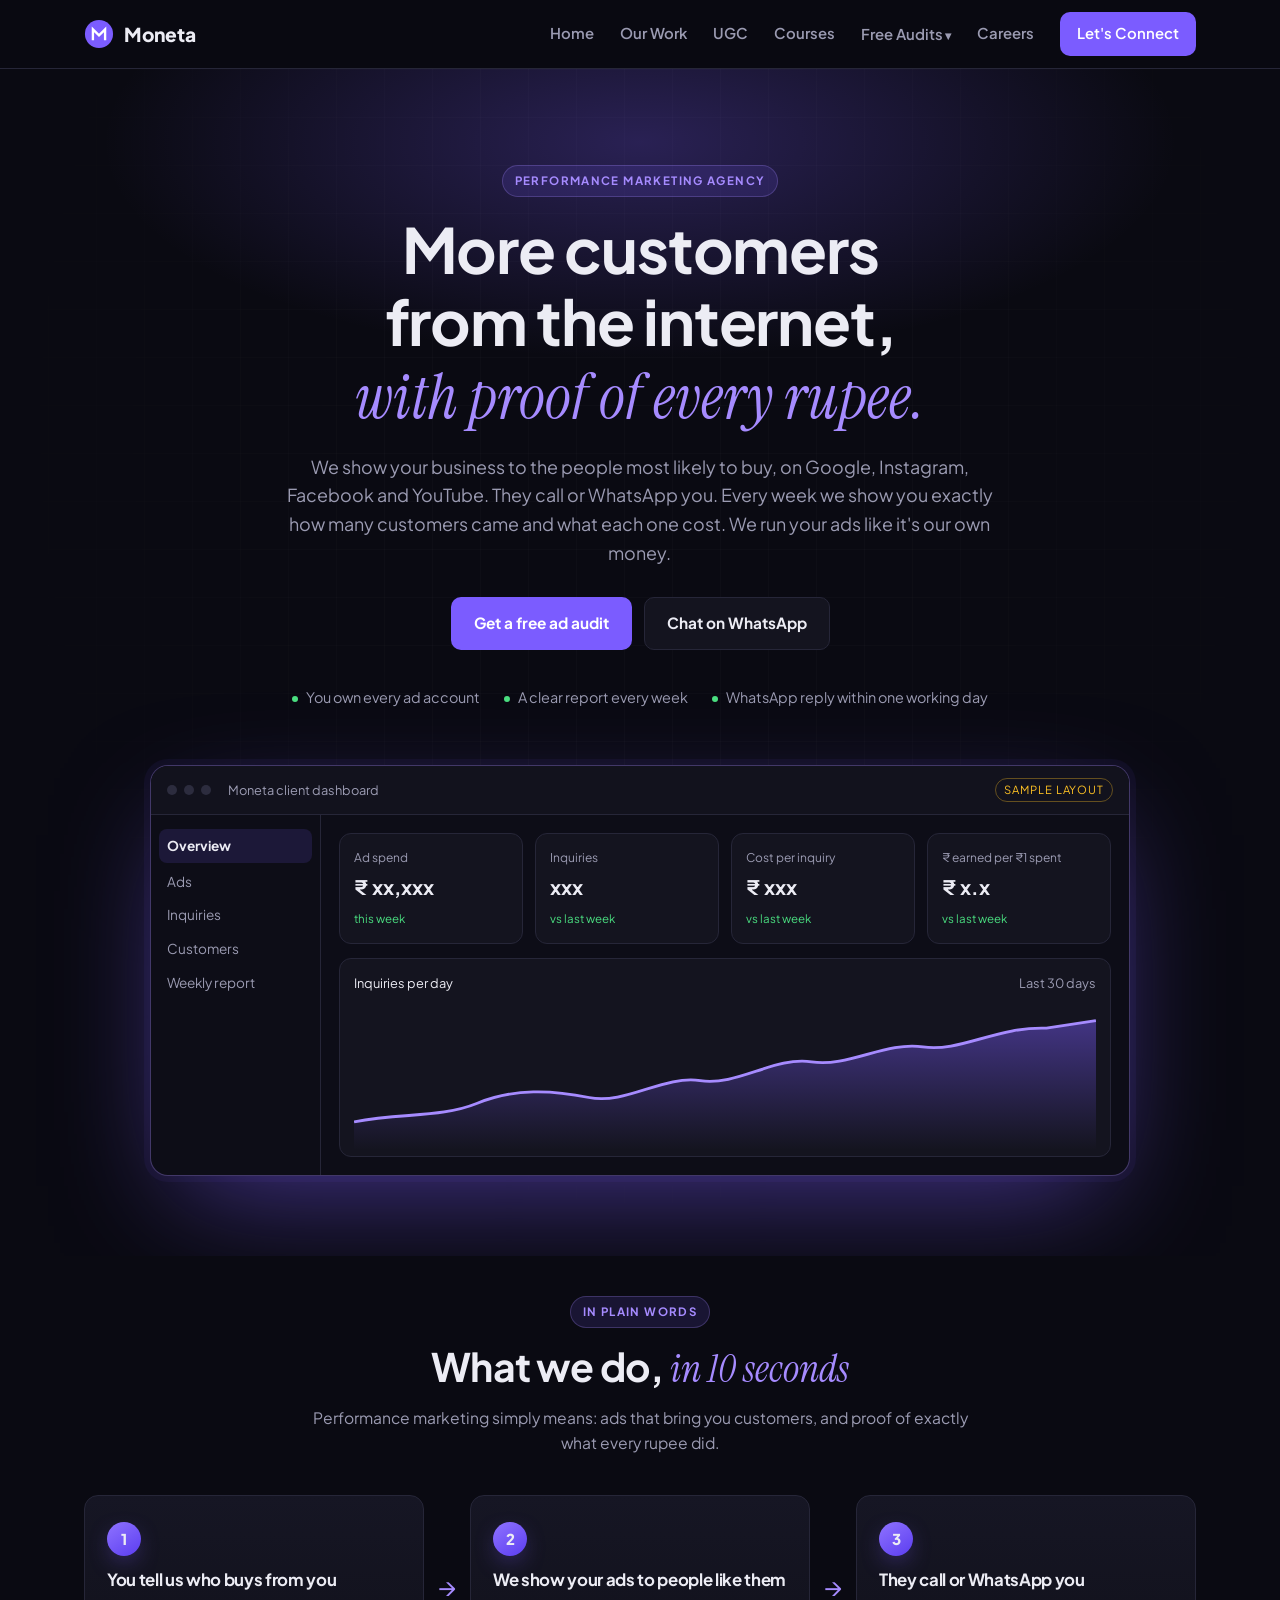
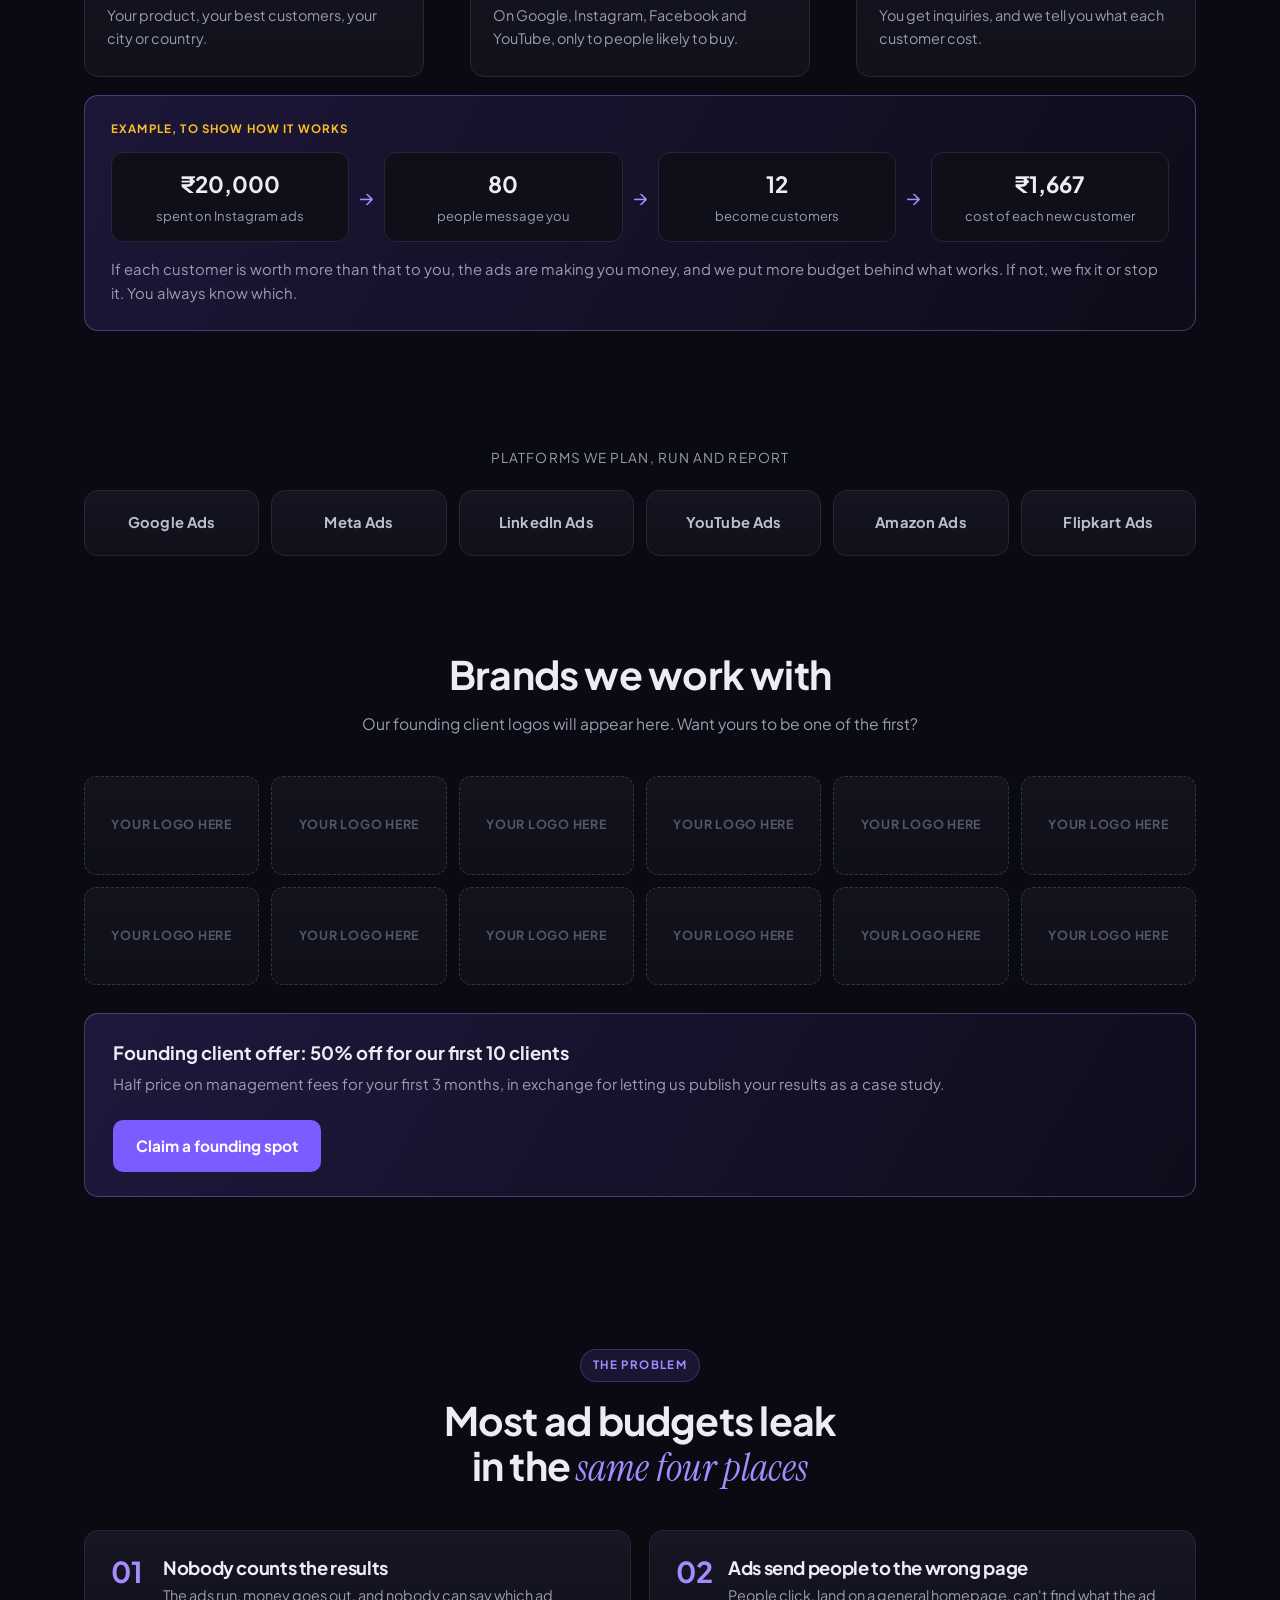
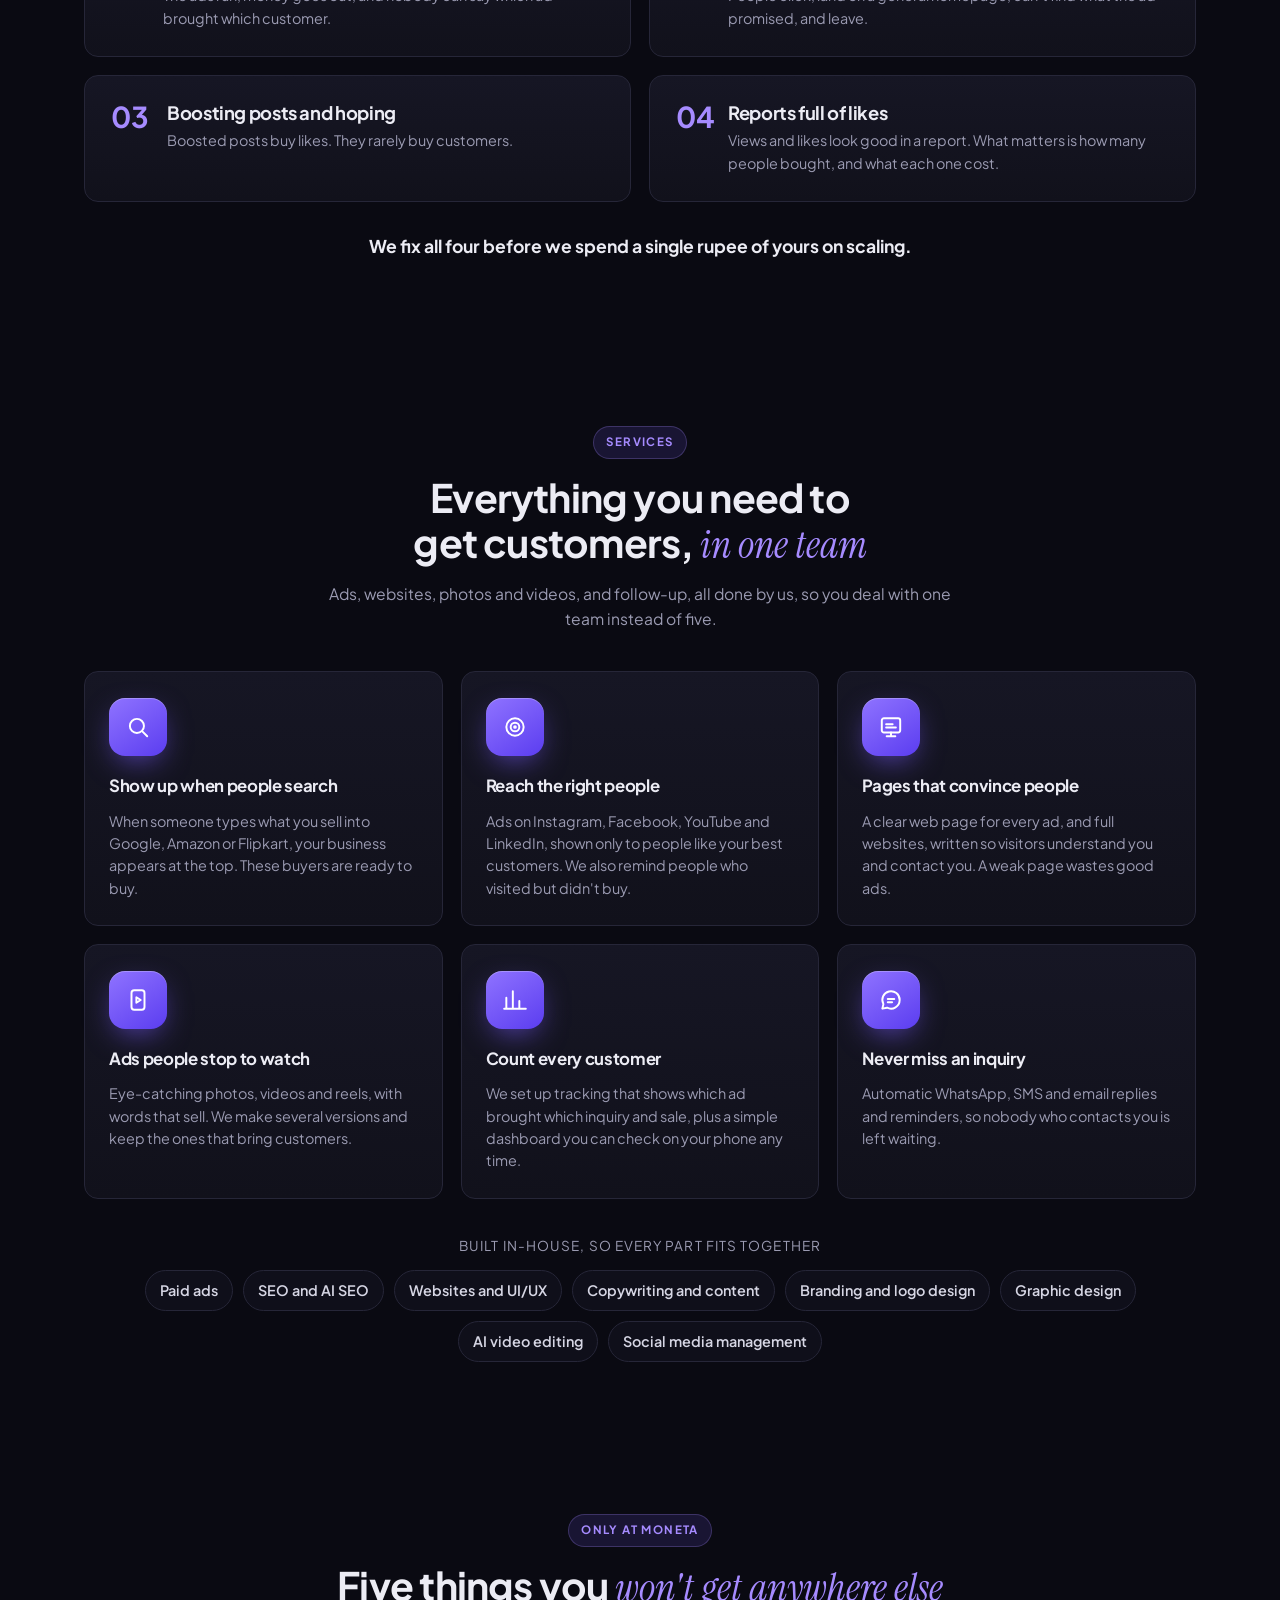
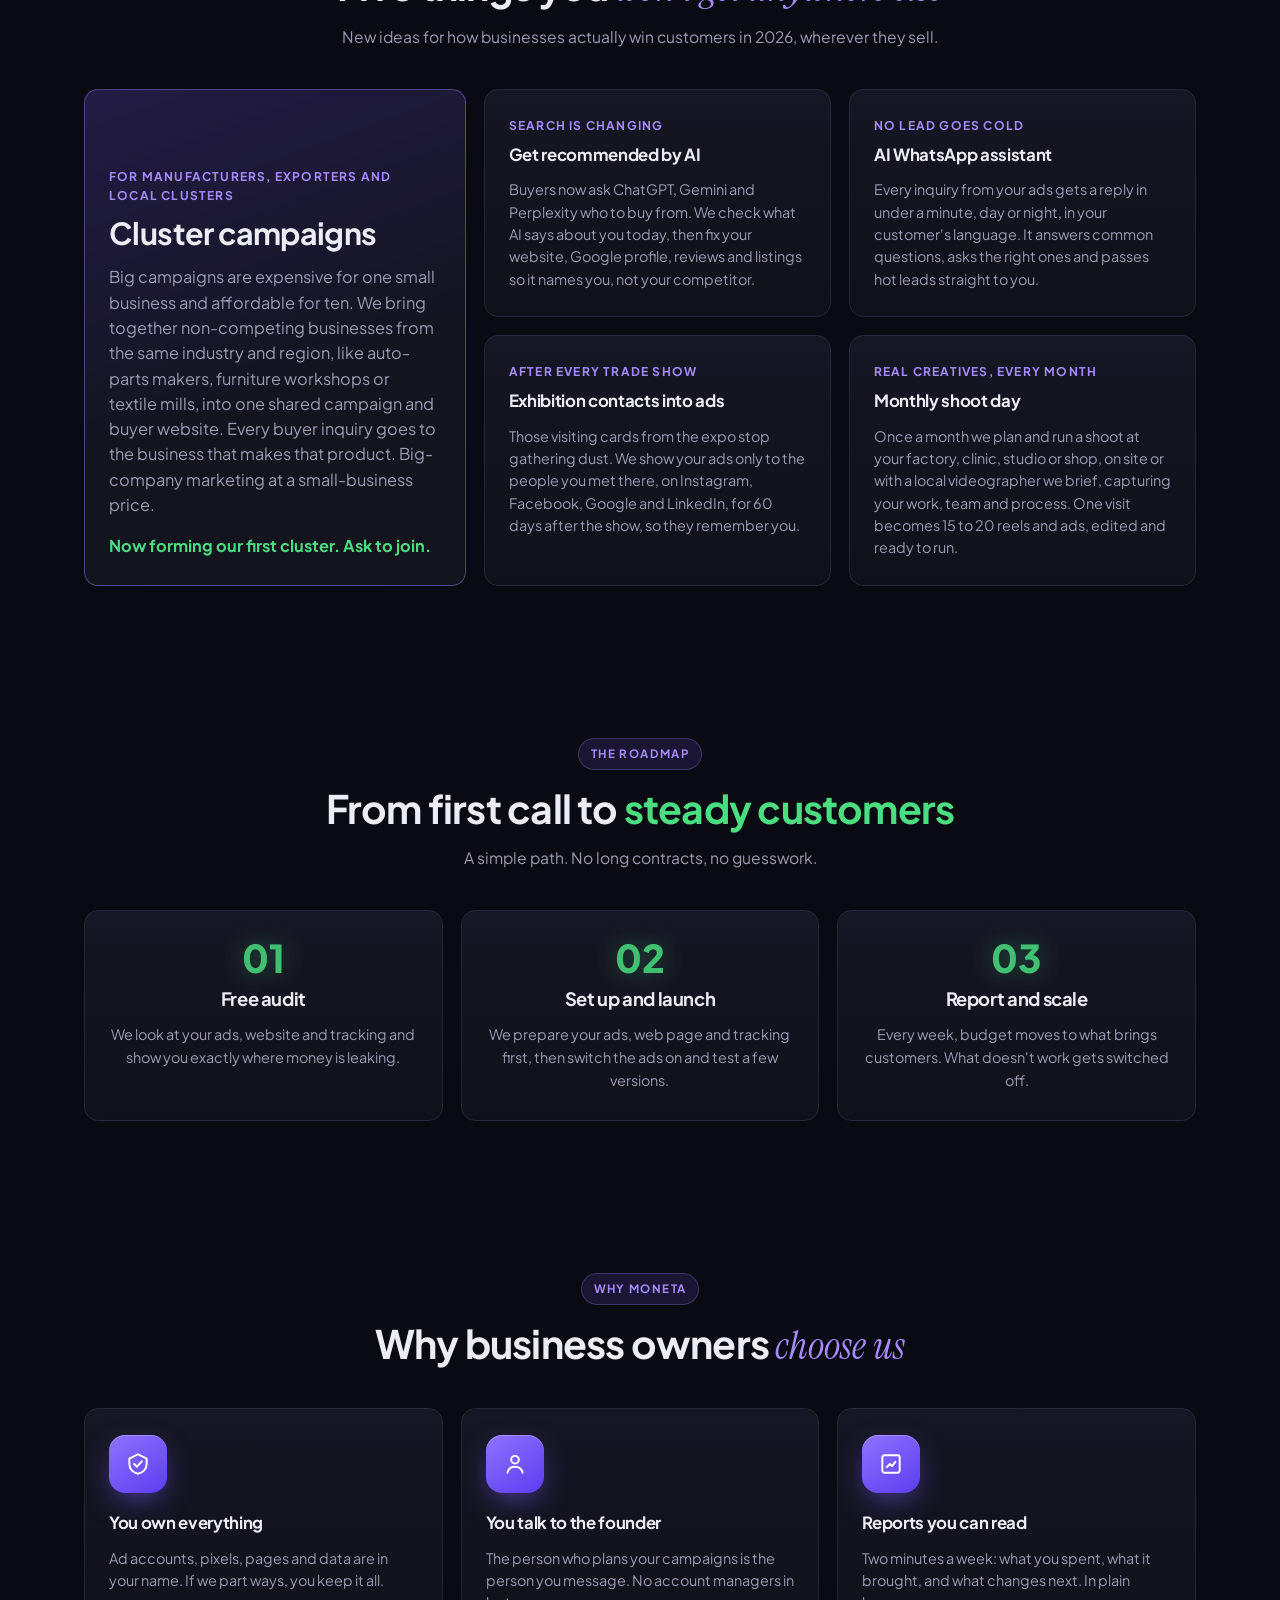
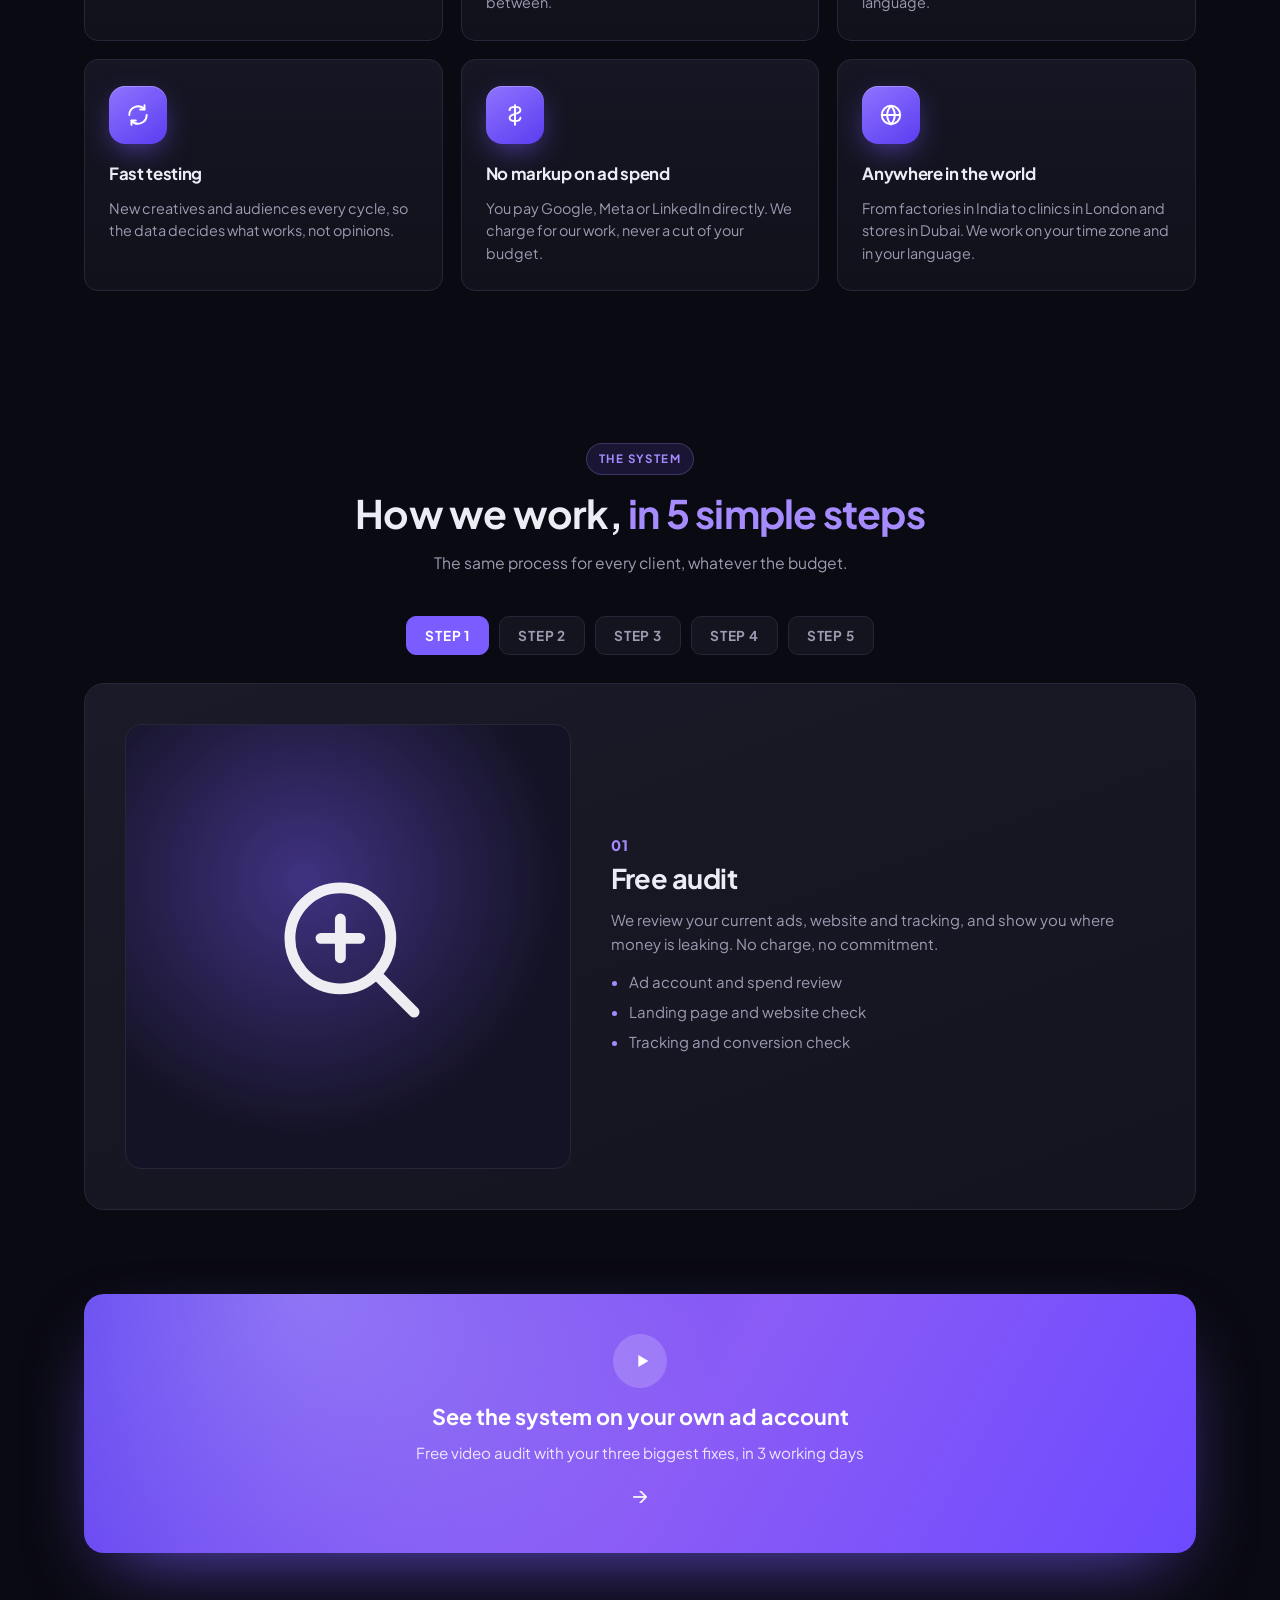
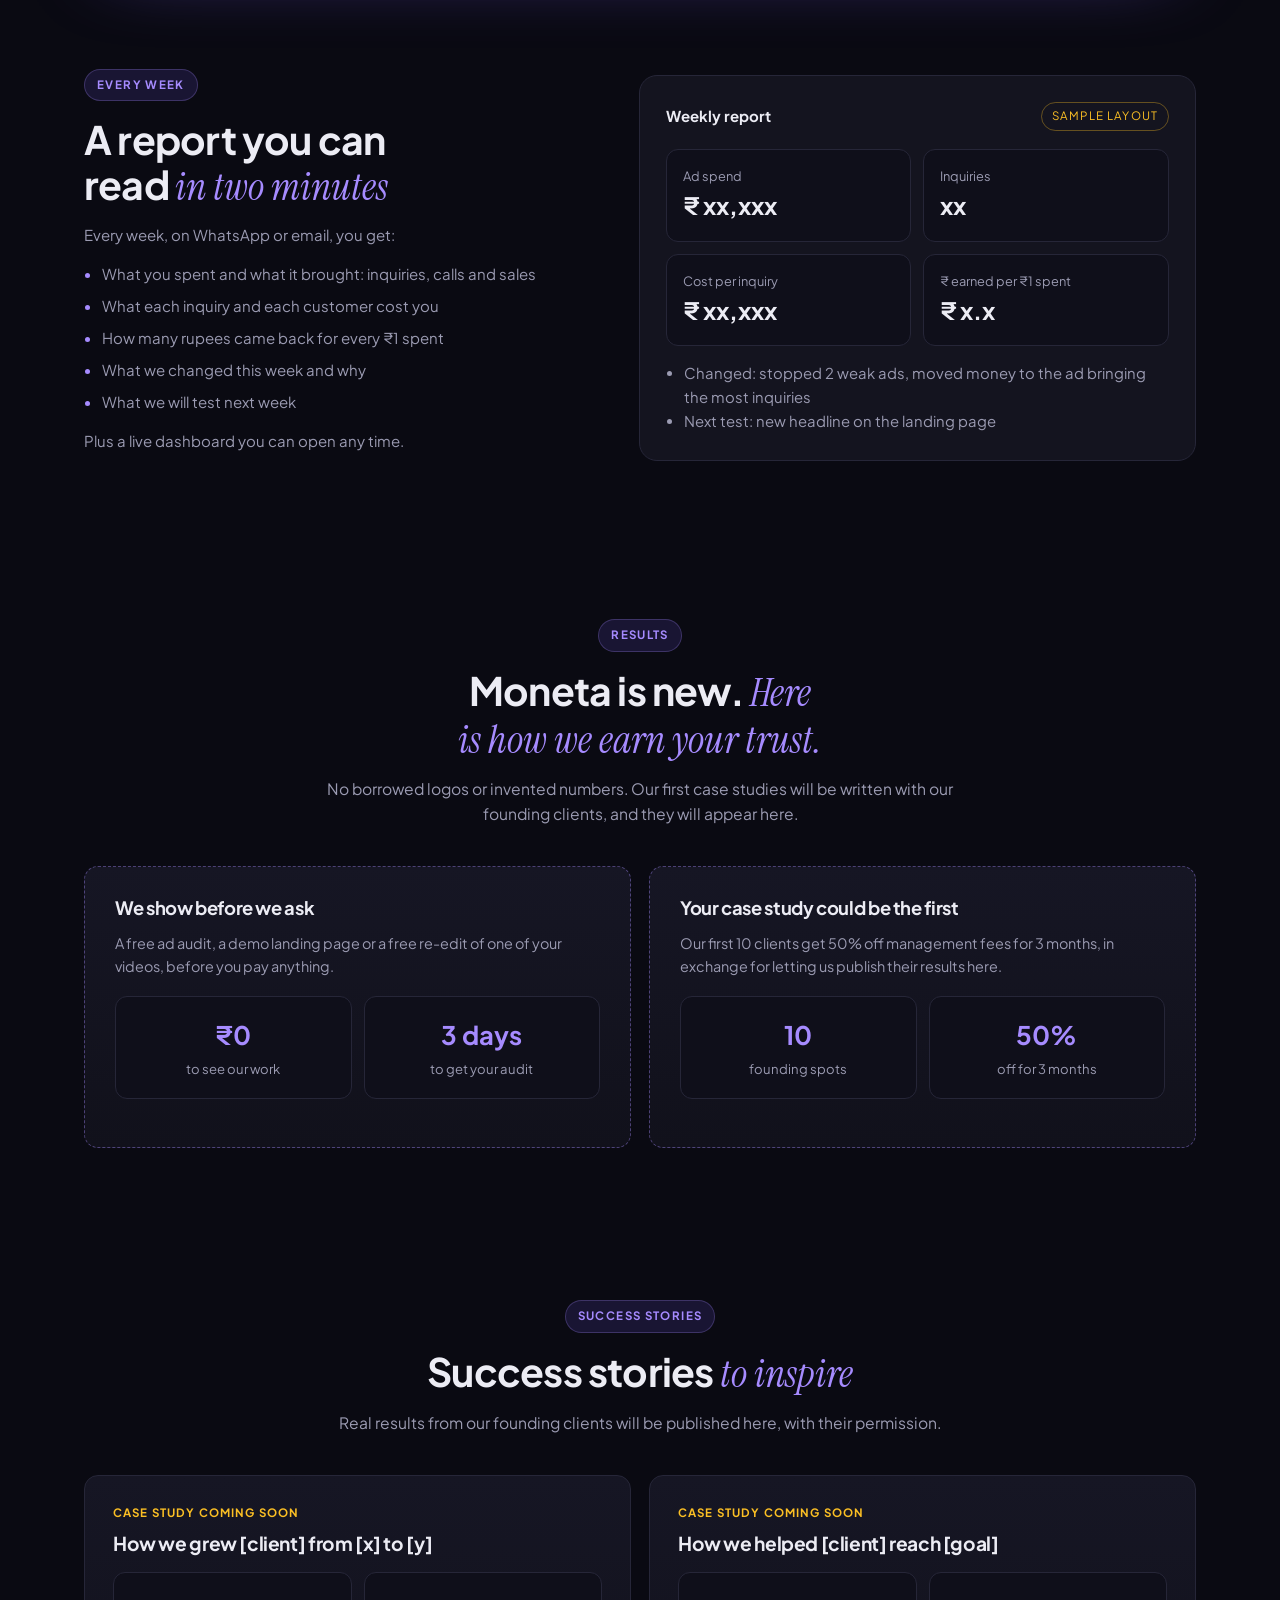
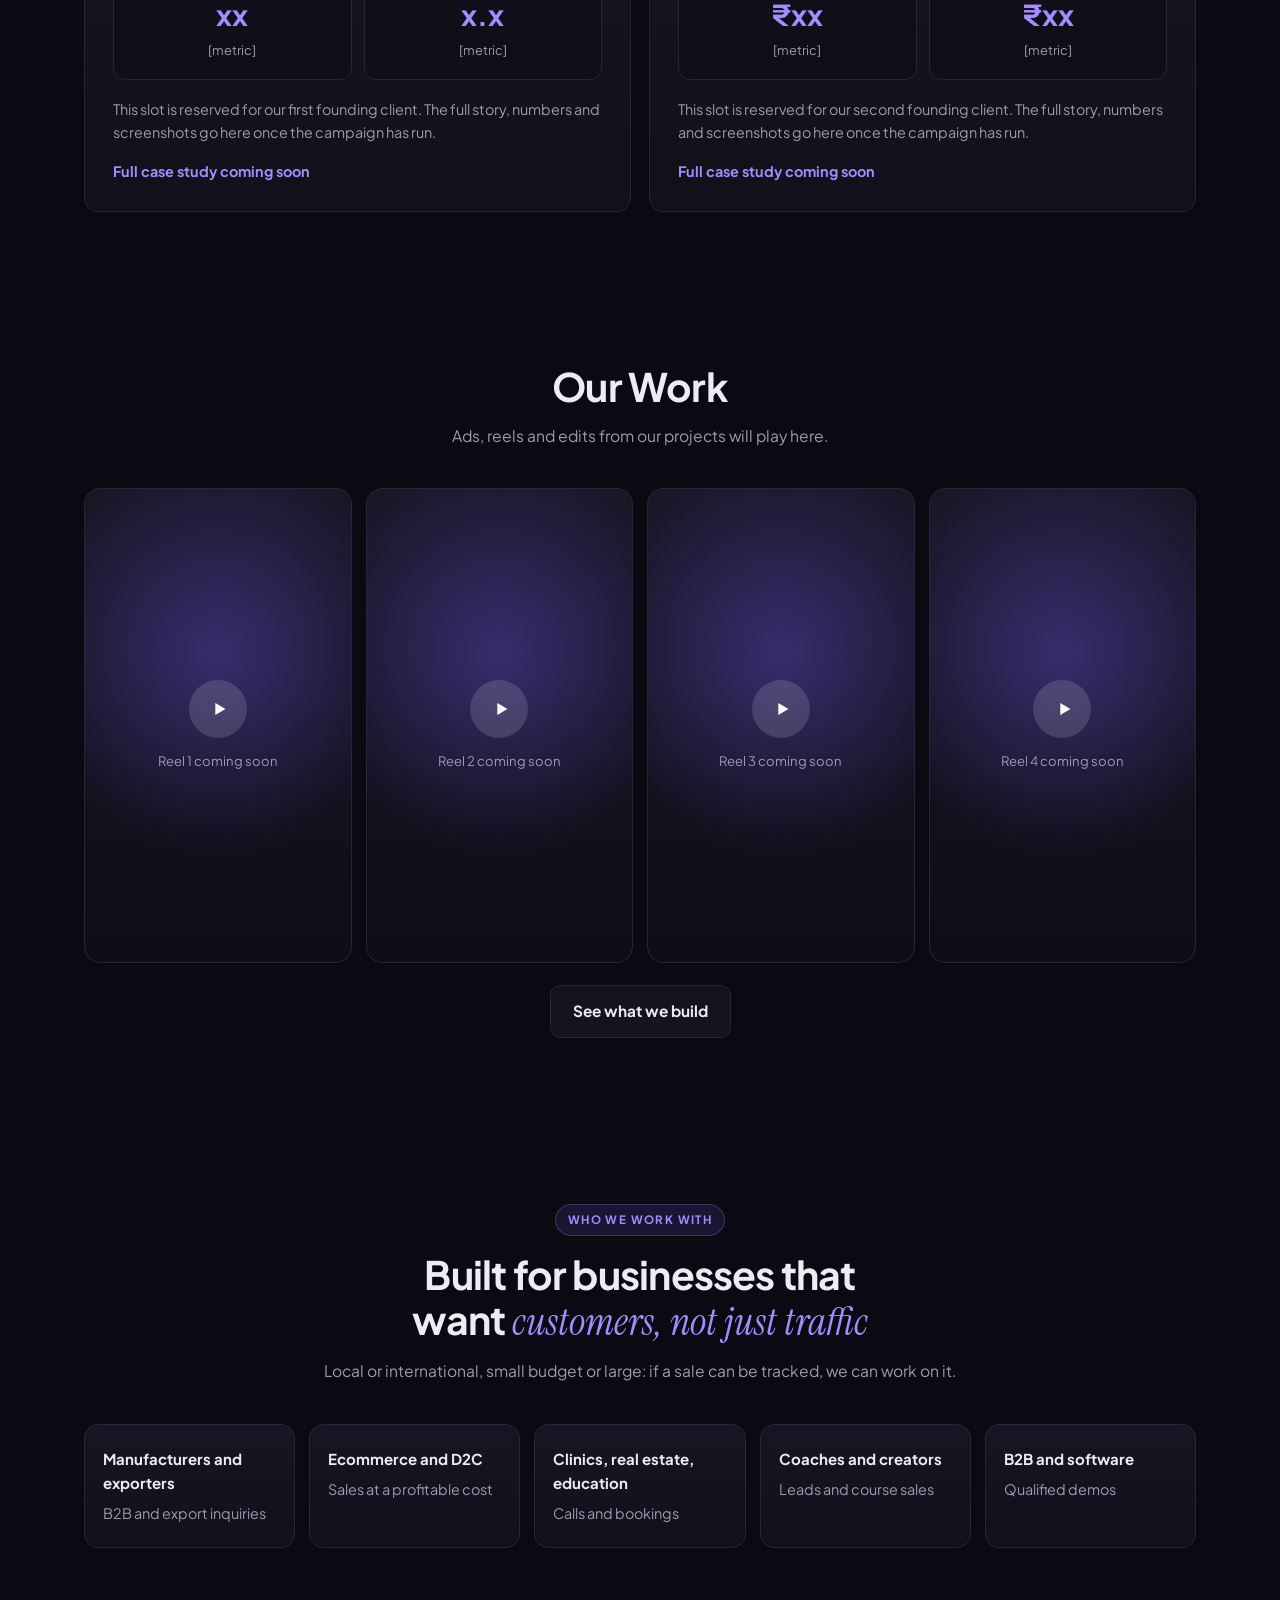
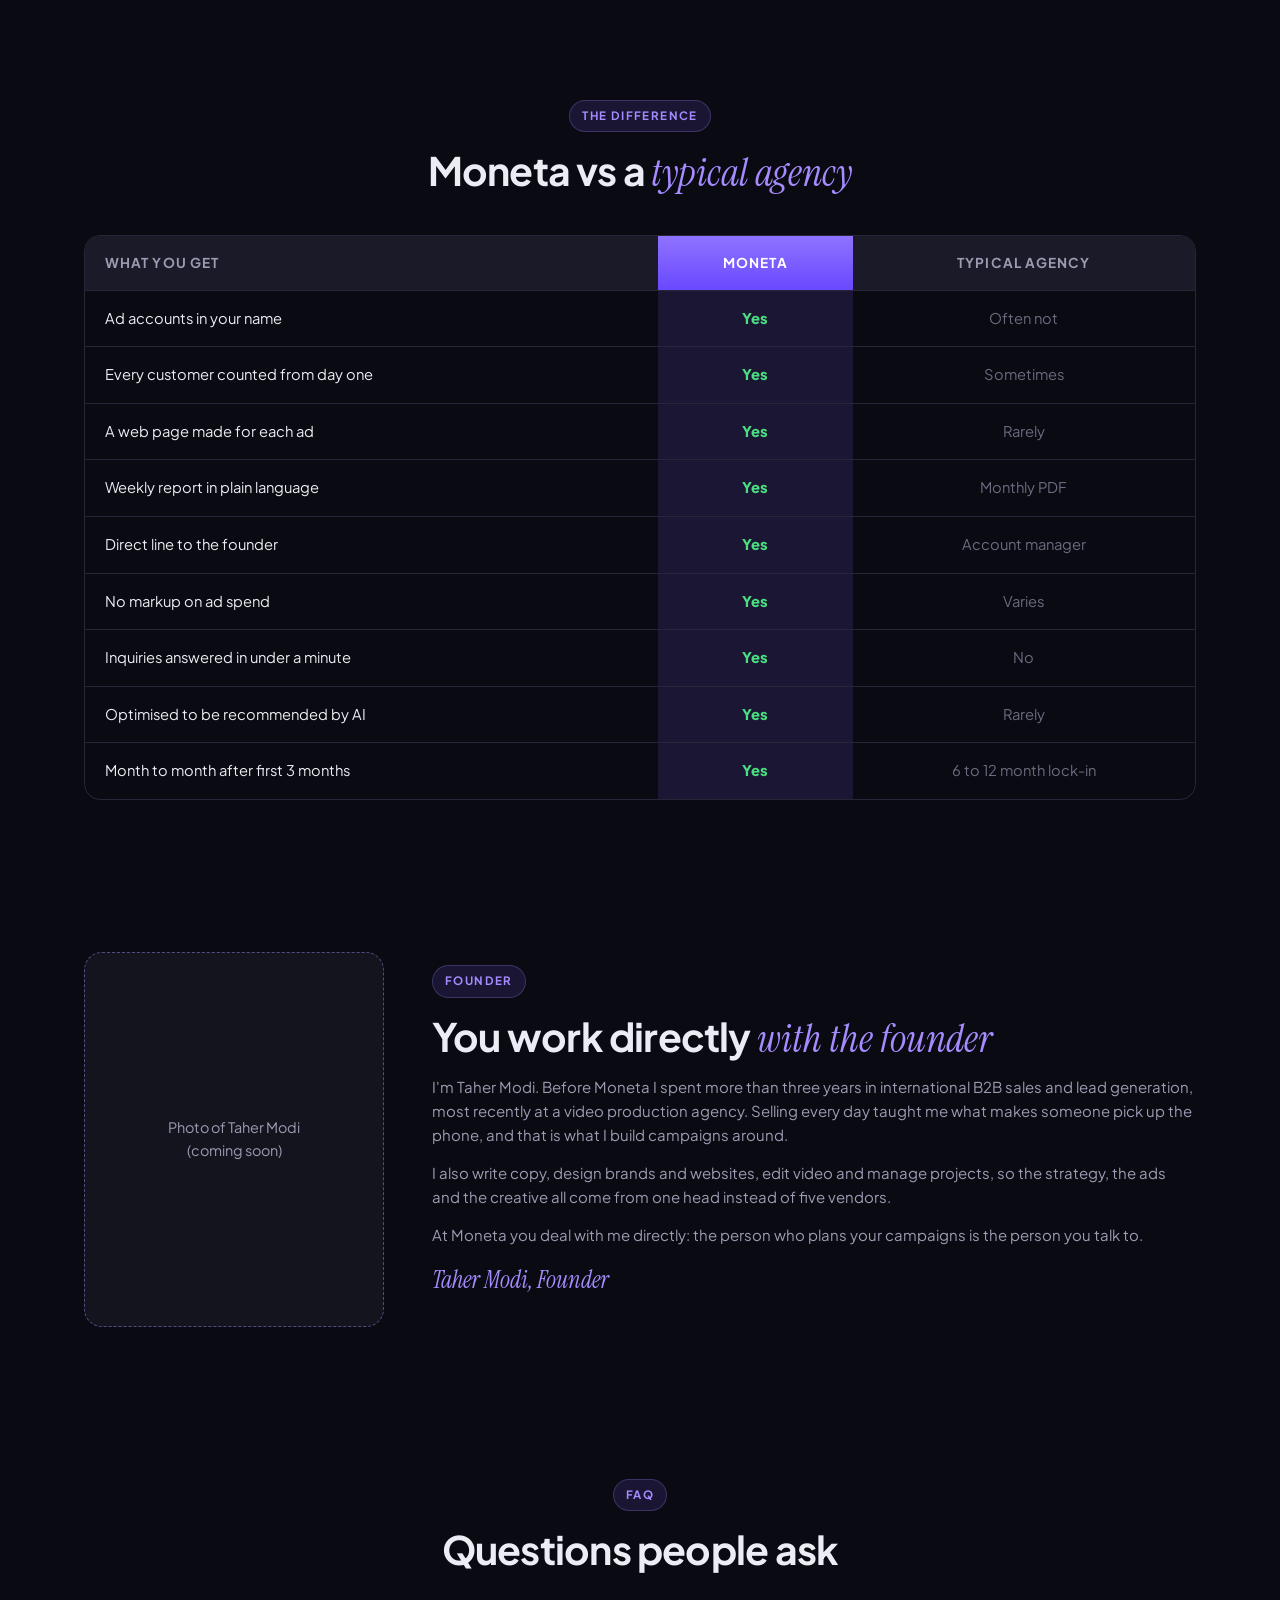
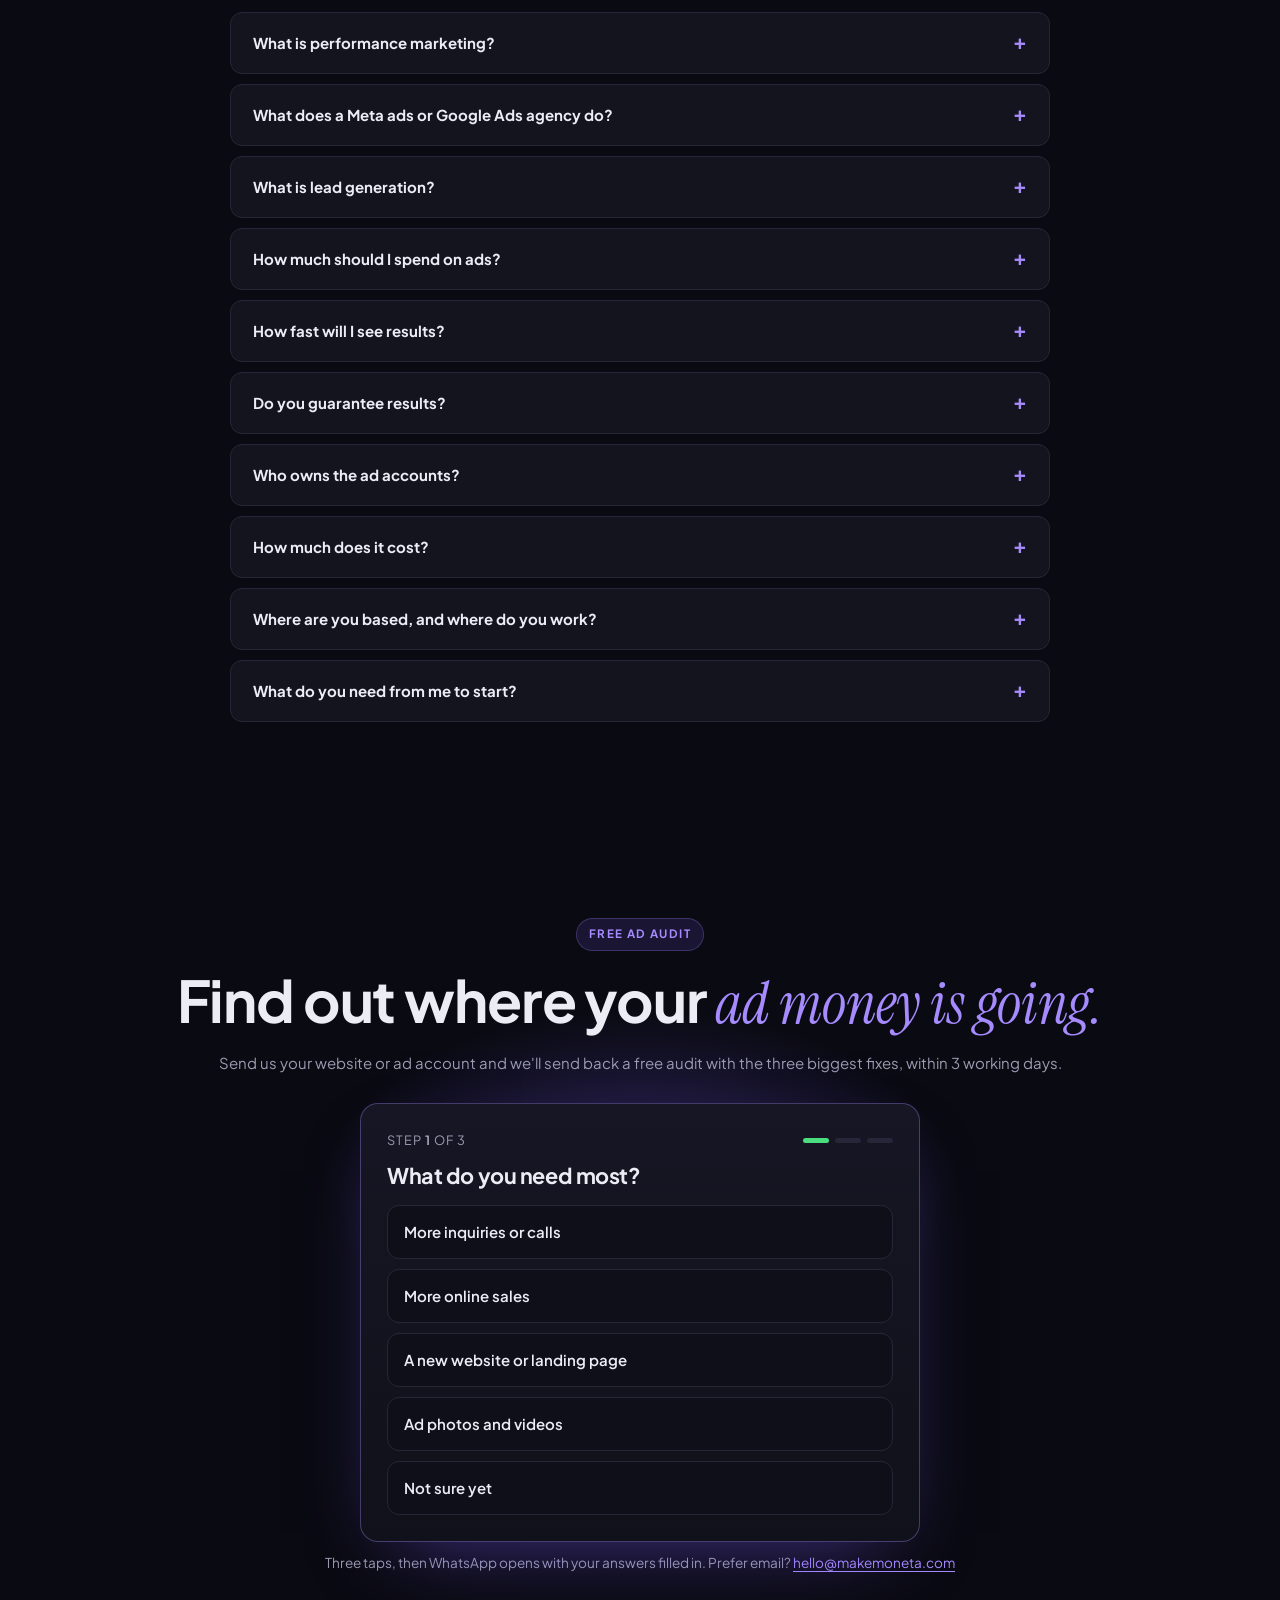
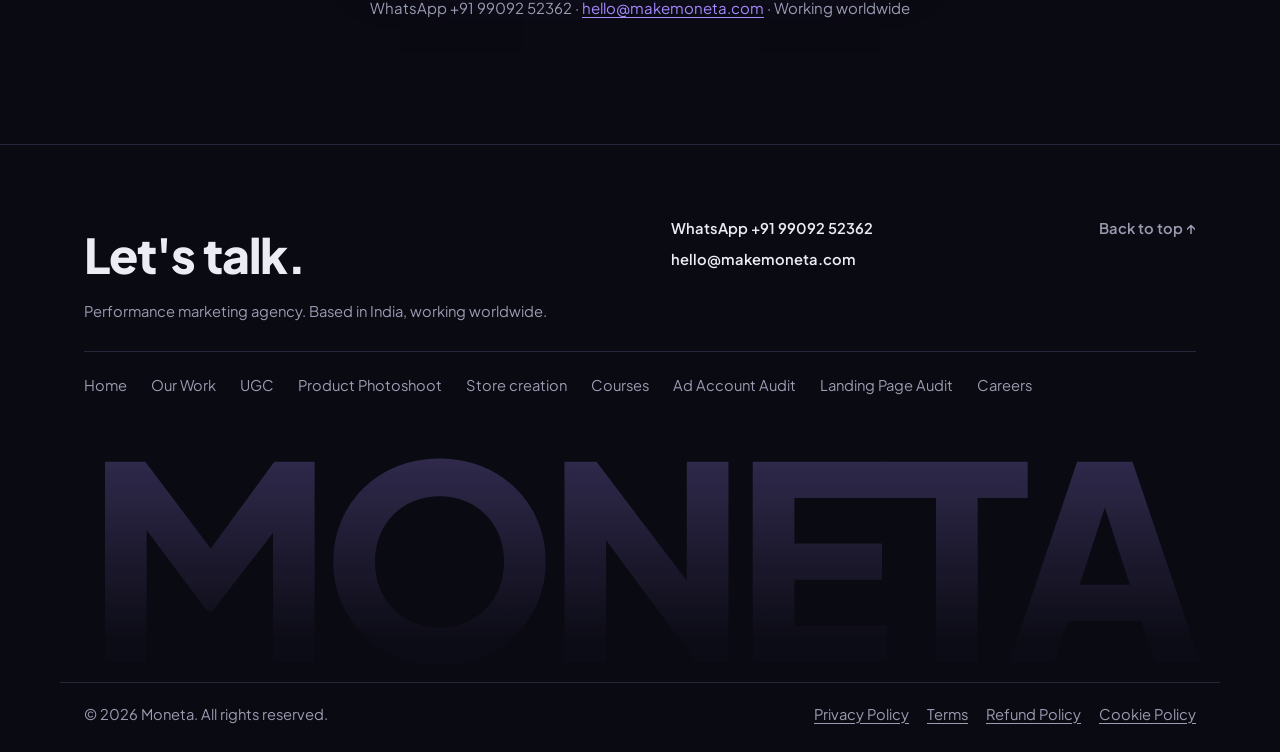
<file: index.html>
<!DOCTYPE html>
<html lang="en">
<head>
<meta charset="utf-8">
<meta name="viewport" content="width=device-width, initial-scale=1">
<title>Moneta | Performance Marketing Agency for Google, Meta and LinkedIn Ads</title>
<meta name="description" content="Performance marketing agency: Google, Meta and LinkedIn ads, SEO and AI search, websites, creatives and AI WhatsApp follow-up. Cluster campaigns for manufacturers. Free ad audit. Working with businesses worldwide.">
<link rel="canonical" href="https://makemoneta.com/">
<link rel="icon" href="favicon.svg" type="image/svg+xml">
<meta property="og:type" content="website">
<meta property="og:title" content="Moneta | More customers from the internet, with proof of every rupee">
<meta property="og:description" content="Performance marketing for businesses around the world. Free ad audit.">
<meta property="og:url" content="https://makemoneta.com/">
<meta name="theme-color" content="#0a0a12">
<link rel="preconnect" href="https://fonts.googleapis.com">
<link rel="preconnect" href="https://fonts.gstatic.com" crossorigin>
<link href="https://fonts.googleapis.com/css2?family=Instrument+Serif:ital@1&family=Plus+Jakarta+Sans:wght@400;600;700;800&display=swap" rel="stylesheet">
<link rel="stylesheet" href="styles.css">
<script type="application/ld+json">
{"@context":"https://schema.org","@type":"ProfessionalService","name":"Moneta","url":"https://makemoneta.com/","email":"hello@makemoneta.com","telephone":"+91-99092-52362","founder":{"@type":"Person","name":"Taher Modi"},"address":{"@type":"PostalAddress","addressLocality":"Rajkot","addressRegion":"Gujarat","addressCountry":"IN"},"areaServed":"Worldwide","description":"Performance marketing agency: Google, Meta, LinkedIn and YouTube ads, landing pages, tracking and creatives."}
</script>
<script type="application/ld+json">
{"@context": "https://schema.org", "@type": "FAQPage", "mainEntity": [{"@type": "Question", "name": "What is performance marketing?", "acceptedAnswer": {"@type": "Answer", "text": "Performance marketing means running ads where every result is counted: how many people called, messaged or bought, and what each one cost. Instead of paying for ads and hoping, you see exactly which ads bring customers, and the budget goes to those. That is what a performance marketing agency like Moneta does."}}, {"@type": "Question", "name": "What does a Meta ads or Google Ads agency do?", "acceptedAnswer": {"@type": "Answer", "text": "A Meta ads agency runs your ads on Facebook and Instagram. A Google Ads agency runs your ads on Google Search, YouTube and Google Maps. We do both: we decide who sees your ads, make the ads, set the budget, check the results every day and change what isn't working. You get the customers and a simple weekly report."}}, {"@type": "Question", "name": "What is lead generation?", "acceptedAnswer": {"@type": "Answer", "text": "A lead is a person who shows interest in what you sell, for example by calling, sending a WhatsApp message or filling in a form. Lead generation means bringing you more of these people through ads, your website and Google. We focus on leads that turn into paying customers, not just more messages."}}, {"@type": "Question", "name": "How much should I spend on ads?", "acceptedAnswer": {"@type": "Answer", "text": "It depends on your goal and market. Many small businesses start with ₹15,000 to ₹30,000 a month in India, or $500 to $1,500 a month in the US, UK or Australia. We'll recommend a figure in your free audit."}}, {"@type": "Question", "name": "How fast will I see results?", "acceptedAnswer": {"@type": "Answer", "text": "Search ads can bring inquiries in the first week. Meta and LinkedIn usually need 2 to 4 weeks of testing to settle. We tell you upfront what to expect and when."}}, {"@type": "Question", "name": "Do you guarantee results?", "acceptedAnswer": {"@type": "Answer", "text": "No honest agency can guarantee sales from ads. What we guarantee is clear tracking, weekly reporting and that every rupee is spent on purpose."}}, {"@type": "Question", "name": "Who owns the ad accounts?", "acceptedAnswer": {"@type": "Answer", "text": "You do. Always."}}, {"@type": "Question", "name": "How much does it cost?", "acceptedAnswer": {"@type": "Answer", "text": "Every business needs a different mix of platforms and budget, so we quote after your free audit. You get a written quote before any work starts. Ad spend is always paid by you directly to Google, Meta or LinkedIn, and we never mark it up."}}, {"@type": "Question", "name": "Where are you based, and where do you work?", "acceptedAnswer": {"@type": "Answer", "text": "Moneta is based in India and works with businesses anywhere: India, the US, the UK, Australia, the Middle East and beyond. We work on your time zone."}}, {"@type": "Question", "name": "What do you need from me to start?", "acceptedAnswer": {"@type": "Answer", "text": "Access to your current ad accounts (if any), your website, and 30 minutes to tell us about your customers."}}]}
</script>
</head>
<body>

<header class="site-header">
  <div class="wrap">
    <a class="brand" href="index.html" aria-label="Moneta home"><svg viewBox="0 0 64 64" aria-hidden="true"><circle cx="32" cy="32" r="30" fill="#7b5cff"/><path d="M19 43V22l13 13 13-13v21" fill="none" stroke="#fff" stroke-width="5" stroke-linecap="square"/></svg><span>Moneta</span></a>
    <button class="menu-btn" type="button" aria-label="Open menu" onclick="this.closest('header').classList.toggle('open')"><span></span><span></span><span></span></button>
    <nav class="nav" aria-label="Main">
      <a href="index.html">Home</a>
      <a href="our-work.html">Our Work</a>
      <a href="ugc.html">UGC</a>
      <a href="courses.html">Courses</a>
      <div class="dd">
        <button class="dd-btn" type="button" aria-haspopup="true">Free Audits</button>
        <div class="dd-menu">
          <a href="ad-account-audit.html">Ad Account Audit</a>
          <a href="landing-page-audit.html">Landing Page Audit</a>
        </div>
      </div>
      <a href="careers.html">Careers</a>
      <a class="btn btn-primary btn-small" href="#audit">Let's Connect</a>
    </nav>
  </div>
</header>

<main id="top">

<!-- HERO -->
<section class="hero">
  <div class="wrap">
    <span class="pill">Performance marketing agency</span>
    <h1>More customers from the internet, <span class="serif accent">with proof of every rupee.</span></h1>
    <p class="lead">We show your business to the people most likely to buy, on Google, Instagram, Facebook and YouTube. They call or WhatsApp you. Every week we show you exactly how many customers came and what each one cost. We run your ads like it's our own money.</p>
    <div class="actions">
      <a class="btn btn-primary" href="#audit">Get a free ad audit</a>
      <a class="btn btn-ghost" href="https://wa.me/919909252362?text=Hi%20Taher%2C%20I%20found%20Moneta%20on%20your%20website." target="_blank" rel="noopener">Chat on WhatsApp</a>
    </div>
    <div class="trust">
      <span>You own every ad account</span>
      <span>A clear report every week</span>
      <span>WhatsApp reply within one working day</span>
    </div>
    <div class="dash" aria-label="Sample Moneta client dashboard">
      <div class="dash-bar"><i></i><i></i><i></i><span>Moneta client dashboard</span><em>Sample layout</em></div>
      <div class="dash-body">
        <aside class="dash-side">
          <b>Overview</b><span>Ads</span><span>Inquiries</span><span>Customers</span><span>Weekly report</span>
        </aside>
        <div class="dash-main">
          <div class="dash-kpis">
            <div><span>Ad spend</span><b>₹ xx,xxx</b><small class="up">this week</small></div>
            <div><span>Inquiries</span><b>xxx</b><small class="up">vs last week</small></div>
            <div><span>Cost per inquiry</span><b>₹ xxx</b><small class="down">vs last week</small></div>
            <div><span>₹ earned per ₹1 spent</span><b>₹ x.x</b><small class="up">vs last week</small></div>
          </div>
          <div class="dash-chart">
            <div class="dash-chart-head"><span>Inquiries per day</span><span class="muted">Last 30 days</span></div>
            <svg viewBox="0 0 600 160" preserveAspectRatio="none" aria-hidden="true">
              <defs><linearGradient id="g1" x1="0" y1="0" x2="0" y2="1"><stop offset="0" stop-color="#7b5cff" stop-opacity=".45"/><stop offset="1" stop-color="#7b5cff" stop-opacity="0"/></linearGradient></defs>
              <path d="M0 130 C40 120 70 126 100 110 S160 96 190 104 S250 80 280 86 S340 60 370 66 S430 44 460 50 S520 28 560 30 L600 22 L600 160 L0 160 Z" fill="url(#g1)"/>
              <path d="M0 130 C40 120 70 126 100 110 S160 96 190 104 S250 80 280 86 S340 60 370 66 S430 44 460 50 S520 28 560 30 L600 22" fill="none" stroke="#a68bff" stroke-width="3"/>
            </svg>
          </div>
        </div>
      </div>
    </div>
  </div>
</section>

<!-- PLAIN WORDS EXPLAINER -->
<section class="explain">
  <div class="wrap">
    <div class="section-head"><span class="pill">In plain words</span><h2>What we do, <span class="serif accent">in 10 seconds</span></h2><p>Performance marketing simply means: ads that bring you customers, and proof of exactly what every rupee did.</p></div>
    <div class="flow">
      <div class="flow-step"><span class="n">1</span><h3>You tell us who buys from you</h3><p>Your product, your best customers, your city or country.</p></div>
      <div class="flow-arrow" aria-hidden="true">&#8594;</div>
      <div class="flow-step"><span class="n">2</span><h3>We show your ads to people like them</h3><p>On Google, Instagram, Facebook and YouTube, only to people likely to buy.</p></div>
      <div class="flow-arrow" aria-hidden="true">&#8594;</div>
      <div class="flow-step"><span class="n">3</span><h3>They call or WhatsApp you</h3><p>You get inquiries, and we tell you what each customer cost.</p></div>
    </div>
    <div class="example">
      <span class="tagline">Example, to show how it works</span>
      <div class="ex-row">
        <div><b>₹20,000</b><span>spent on Instagram ads</span></div>
        <div class="ex-arrow" aria-hidden="true">&#8594;</div>
        <div><b>80</b><span>people message you</span></div>
        <div class="ex-arrow" aria-hidden="true">&#8594;</div>
        <div><b>12</b><span>become customers</span></div>
        <div class="ex-arrow" aria-hidden="true">&#8594;</div>
        <div><b>₹1,667</b><span>cost of each new customer</span></div>
      </div>
      <p>If each customer is worth more than that to you, the ads are making you money, and we put more budget behind what works. If not, we fix it or stop it. You always know which.</p>
    </div>
  </div>
</section>

<!-- PLATFORMS + FOUNDING OFFER -->
<section class="platforms">
  <div class="wrap">
    <p class="small">Platforms we plan, run and report</p>
    <div class="platform-grid">
      <div>Google Ads</div><div>Meta Ads</div><div>LinkedIn Ads</div><div>YouTube Ads</div><div>Amazon Ads</div><div>Flipkart Ads</div>
    </div>
  </div>
</section>

<!-- CLIENT LOGOS (placeholders) -->
<section class="logos">
  <div class="wrap">
    <div class="section-head"><h2>Brands we work with</h2><p>Our founding client logos will appear here. Want yours to be one of the first?</p></div>
    <div class="logo-wall"><div class="logo-slot"><span>Your logo here</span></div><div class="logo-slot"><span>Your logo here</span></div><div class="logo-slot"><span>Your logo here</span></div><div class="logo-slot"><span>Your logo here</span></div><div class="logo-slot"><span>Your logo here</span></div><div class="logo-slot"><span>Your logo here</span></div><div class="logo-slot"><span>Your logo here</span></div><div class="logo-slot"><span>Your logo here</span></div><div class="logo-slot"><span>Your logo here</span></div><div class="logo-slot"><span>Your logo here</span></div><div class="logo-slot"><span>Your logo here</span></div><div class="logo-slot"><span>Your logo here</span></div></div>
    <div class="founding">
      <div>
        <strong>Founding client offer: 50% off for our first 10 clients</strong>
        <p>Half price on management fees for your first 3 months, in exchange for letting us publish your results as a case study.</p>
      </div>
      <a class="btn btn-primary" href="#audit">Claim a founding spot</a>
    </div>
  </div>
</section>

<!-- PROBLEM -->
<section>
  <div class="wrap">
    <div class="section-head">
      <span class="pill">The problem</span>
      <h2>Most ad budgets leak in the <span class="serif accent">same four places</span></h2>
    </div>
    <div class="leaks">
      <div class="leak"><b>01</b><div><h3>Nobody counts the results</h3><p>The ads run, money goes out, and nobody can say which ad brought which customer.</p></div></div>
      <div class="leak"><b>02</b><div><h3>Ads send people to the wrong page</h3><p>People click, land on a general homepage, can't find what the ad promised, and leave.</p></div></div>
      <div class="leak"><b>03</b><div><h3>Boosting posts and hoping</h3><p>Boosted posts buy likes. They rarely buy customers.</p></div></div>
      <div class="leak"><b>04</b><div><h3>Reports full of likes</h3><p>Views and likes look good in a report. What matters is how many people bought, and what each one cost.</p></div></div>
    </div>
    <p class="leak-close">We fix all four before we spend a single rupee of yours on scaling.</p>
  </div>
</section>

<!-- SERVICES -->
<section id="services">
  <div class="wrap">
    <div class="section-head">
      <span class="pill">Services</span>
      <h2>Everything you need to get customers, <span class="serif accent">in one team</span></h2>
      <p>Ads, websites, photos and videos, and follow-up, all done by us, so you deal with one team instead of five.</p>
    </div>
    <div class="cards c3">
      <div class="card">
        <div class="ico"><svg viewBox="0 0 24 24"><circle cx="11" cy="11" r="6.5"/><path d="M16 16l4.5 4.5"/></svg></div>
        <h3>Show up when people search</h3>
        <p>When someone types what you sell into Google, Amazon or Flipkart, your business appears at the top. These buyers are ready to buy.</p>
      </div>
      <div class="card">
        <div class="ico"><svg viewBox="0 0 24 24"><circle cx="12" cy="12" r="8"/><circle cx="12" cy="12" r="4"/><circle cx="12" cy="12" r="0.8"/></svg></div>
        <h3>Reach the right people</h3>
        <p>Ads on Instagram, Facebook, YouTube and LinkedIn, shown only to people like your best customers. We also remind people who visited but didn't buy.</p>
      </div>
      <div class="card">
        <div class="ico"><svg viewBox="0 0 24 24"><rect x="3.5" y="4" width="17" height="13" rx="2"/><path d="M8 20.5h8M12 17v3.5M7.5 9.5h6M7.5 12.5h9"/></svg></div>
        <h3>Pages that convince people</h3>
        <p>A clear web page for every ad, and full websites, written so visitors understand you and contact you. A weak page wastes good ads.</p>
      </div>
      <div class="card">
        <div class="ico"><svg viewBox="0 0 24 24"><rect x="6" y="3" width="12" height="18" rx="2.5"/><path d="M10.5 9.5v5l4-2.5z"/></svg></div>
        <h3>Ads people stop to watch</h3>
        <p>Eye-catching photos, videos and reels, with words that sell. We make several versions and keep the ones that bring customers.</p>
      </div>
      <div class="card">
        <div class="ico"><svg viewBox="0 0 24 24"><path d="M4 20V10M10 20V4M16 20v-7M22 20H2"/></svg></div>
        <h3>Count every customer</h3>
        <p>We set up tracking that shows which ad brought which inquiry and sale, plus a simple dashboard you can check on your phone any time.</p>
      </div>
      <div class="card">
        <div class="ico"><svg viewBox="0 0 24 24"><path d="M20 12a8 8 0 0 1-11.6 7.1L4 20l1-4.2A8 8 0 1 1 20 12z"/><path d="M9 11h6M9 14h4"/></svg></div>
        <h3>Never miss an inquiry</h3>
        <p>Automatic WhatsApp, SMS and email replies and reminders, so nobody who contacts you is left waiting.</p>
      </div>
    </div>
    <div class="caps">
      <p class="small">Built in-house, so every part fits together</p>
      <div class="cap-list">
        <span>Paid ads</span><span>SEO and AI SEO</span><span>Websites and UI/UX</span><span>Copywriting and content</span><span>Branding and logo design</span><span>Graphic design</span><span>AI video editing</span><span>Social media management</span>
      </div>
    </div>
  </div>
</section>

<!-- ONLY AT MONETA -->
<section id="only" class="only">
  <div class="wrap">
    <div class="section-head">
      <span class="pill">Only at Moneta</span>
      <h2>Five things you <span class="serif accent">won't get anywhere else</span></h2>
      <p>New ideas for how businesses actually win customers in 2026, wherever they sell.</p>
    </div>
    <div class="only-grid">
      <div class="card big">
        <span class="tagline">For manufacturers, exporters and local clusters</span>
        <h3>Cluster campaigns</h3>
        <p>Big campaigns are expensive for one small business and affordable for ten. We bring together non-competing businesses from the same industry and region, like auto-parts makers, furniture workshops or textile mills, into one shared campaign and buyer website. Every buyer inquiry goes to the business that makes that product. Big-company marketing at a small-business price.</p>
        <p class="note">Now forming our first cluster. Ask to join.</p>
      </div>
      <div class="card">
        <span class="tagline">Search is changing</span>
        <h3>Get recommended by AI</h3>
        <p>Buyers now ask ChatGPT, Gemini and Perplexity who to buy from. We check what AI says about you today, then fix your website, Google profile, reviews and listings so it names you, not your competitor.</p>
      </div>
      <div class="card">
        <span class="tagline">No lead goes cold</span>
        <h3>AI WhatsApp assistant</h3>
        <p>Every inquiry from your ads gets a reply in under a minute, day or night, in your customer's language. It answers common questions, asks the right ones and passes hot leads straight to you.</p>
      </div>
      <div class="card">
        <span class="tagline">After every trade show</span>
        <h3>Exhibition contacts into ads</h3>
        <p>Those visiting cards from the expo stop gathering dust. We show your ads only to the people you met there, on Instagram, Facebook, Google and LinkedIn, for 60 days after the show, so they remember you.</p>
      </div>
      <div class="card">
        <span class="tagline">Real creatives, every month</span>
        <h3>Monthly shoot day</h3>
        <p>Once a month we plan and run a shoot at your factory, clinic, studio or shop, on site or with a local videographer we brief, capturing your work, team and process. One visit becomes 15 to 20 reels and ads, edited and ready to run.</p>
      </div>
    </div>
  </div>
</section>

<!-- ROADMAP -->
<section>
  <div class="wrap">
    <div class="section-head">
      <span class="pill">The roadmap</span>
      <h2>From first call to <span class="good">steady customers</span></h2>
      <p>A simple path. No long contracts, no guesswork.</p>
    </div>
    <div class="road">
      <div class="step"><div class="num">01</div><h3>Free audit</h3><p>We look at your ads, website and tracking and show you exactly where money is leaking.</p></div>
      <div class="step"><div class="num">02</div><h3>Set up and launch</h3><p>We prepare your ads, web page and tracking first, then switch the ads on and test a few versions.</p></div>
      <div class="step"><div class="num">03</div><h3>Report and scale</h3><p>Every week, budget moves to what brings customers. What doesn't work gets switched off.</p></div>
    </div>
  </div>
</section>

<!-- WHY -->
<section id="why">
  <div class="wrap">
    <div class="section-head">
      <span class="pill">Why Moneta</span>
      <h2>Why business owners <span class="serif accent">choose us</span></h2>
    </div>
    <div class="cards c3">
      <div class="card"><div class="ico"><svg viewBox="0 0 24 24"><path d="M12 3l8 4v5c0 4.5-3.4 8.2-8 9-4.6-.8-8-4.5-8-9V7z"/><path d="M8.5 12l2.5 2.5 4.5-5"/></svg></div><h3>You own everything</h3><p>Ad accounts, pixels, pages and data are in your name. If we part ways, you keep it all.</p></div>
      <div class="card"><div class="ico"><svg viewBox="0 0 24 24"><circle cx="12" cy="8" r="3.5"/><path d="M5 20c.8-3.6 3.6-5.5 7-5.5s6.2 1.9 7 5.5"/></svg></div><h3>You talk to the founder</h3><p>The person who plans your campaigns is the person you message. No account managers in between.</p></div>
      <div class="card"><div class="ico"><svg viewBox="0 0 24 24"><rect x="4" y="4" width="16" height="16" rx="2"/><path d="M8 15l3-3 2 2 3-4"/></svg></div><h3>Reports you can read</h3><p>Two minutes a week: what you spent, what it brought, and what changes next. In plain language.</p></div>
      <div class="card"><div class="ico"><svg viewBox="0 0 24 24"><path d="M4 12a8 8 0 0 1 14-5.3M20 12a8 8 0 0 1-14 5.3"/><path d="M18 3v4h-4M6 21v-4h4"/></svg></div><h3>Fast testing</h3><p>New creatives and audiences every cycle, so the data decides what works, not opinions.</p></div>
      <div class="card"><div class="ico"><svg viewBox="0 0 24 24"><path d="M12 3v18M7 7.5C7 5.6 9.2 4.5 12 4.5s5 1.1 5 3-2 2.6-5 3.5-5 1.6-5 3.5 2.2 3 5 3 5-1.1 5-3"/></svg></div><h3>No markup on ad spend</h3><p>You pay Google, Meta or LinkedIn directly. We charge for our work, never a cut of your budget.</p></div>
      <div class="card"><div class="ico"><svg viewBox="0 0 24 24"><circle cx="12" cy="12" r="8.5"/><path d="M3.5 12h17M12 3.5c2.5 2.6 3.5 5.4 3.5 8.5s-1 5.9-3.5 8.5c-2.5-2.6-3.5-5.4-3.5-8.5s1-5.9 3.5-8.5z"/></svg></div><h3>Anywhere in the world</h3><p>From factories in India to clinics in London and stores in Dubai. We work on your time zone and in your language.</p></div>
    </div>
  </div>
</section>

<!-- SYSTEM -->
<section id="system">
  <div class="wrap">
    <div class="section-head">
      <span class="pill">The system</span>
      <h2>How we work, <span class="accent">in 5 simple steps</span></h2>
      <p>The same process for every client, whatever the budget.</p>
    </div>
    <div class="tabs" role="tablist" aria-label="Moneta system steps">
      <button class="tab" role="tab" aria-selected="true" aria-controls="p1" id="t1">Step 1</button>
      <button class="tab" role="tab" aria-selected="false" aria-controls="p2" id="t2">Step 2</button>
      <button class="tab" role="tab" aria-selected="false" aria-controls="p3" id="t3">Step 3</button>
      <button class="tab" role="tab" aria-selected="false" aria-controls="p4" id="t4">Step 4</button>
      <button class="tab" role="tab" aria-selected="false" aria-controls="p5" id="t5">Step 5</button>
    </div>
    <div class="panel active" role="tabpanel" id="p1" aria-labelledby="t1">
      <div class="visual"><svg viewBox="0 0 24 24"><circle cx="11" cy="11" r="6.5"/><path d="M16 16l4.5 4.5M8.5 11h5M11 8.5v5"/></svg></div>
      <div><span class="k">01</span><h3>Free audit</h3><p>We review your current ads, website and tracking, and show you where money is leaking. No charge, no commitment.</p><ul><li>Ad account and spend review</li><li>Landing page and website check</li><li>Tracking and conversion check</li></ul></div>
    </div>
    <div class="panel" role="tabpanel" id="p2" aria-labelledby="t2">
      <div class="visual"><svg viewBox="0 0 24 24"><rect x="5" y="3.5" width="14" height="17" rx="2"/><path d="M9 3.5V6h6V3.5M8.5 11h7M8.5 14.5h5"/></svg></div>
      <div><span class="k">02</span><h3>A one-page plan</h3><p>Goal, platforms, budget split, what we test first and what results to expect by when. Agreed before anything goes live.</p><ul><li>Clear goal: leads, sales or calls</li><li>Budget split by platform</li><li>First tests and timeline</li></ul></div>
    </div>
    <div class="panel" role="tabpanel" id="p3" aria-labelledby="t3">
      <div class="visual"><svg viewBox="0 0 24 24"><path d="M4 20V10M10 20V4M16 20v-7M22 20H2"/></svg></div>
      <div><span class="k">03</span><h3>Set up properly</h3><p>Tracking, web pages, photos and videos are ready before a single ad goes live, so every rupee is counted from day one.</p><ul><li>Tracking that counts inquiries and sales</li><li>A web page for each ad</li><li>First set of ad photos and videos</li></ul></div>
    </div>
    <div class="panel" role="tabpanel" id="p4" aria-labelledby="t4">
      <div class="visual"><svg viewBox="0 0 24 24"><path d="M5 19l5-7 4 4 5-9"/><path d="M15 7h4v4"/></svg></div>
      <div><span class="k">04</span><h3>Launch and test</h3><p>Ads go live with a few different versions and audiences at once. The results decide which ones get more money.</p><ul><li>Test different ads and audiences</li><li>Daily checks in the first two weeks</li><li>Losers paused fast</li></ul></div>
    </div>
    <div class="panel" role="tabpanel" id="p5" aria-labelledby="t5">
      <div class="visual"><svg viewBox="0 0 24 24"><rect x="4" y="4" width="16" height="16" rx="2"/><path d="M8 15l3-3 2 2 3-4"/></svg></div>
      <div><span class="k">05</span><h3>Report and scale</h3><p>Every week you see what worked, what didn't and what we change next. Budget moves to what brings customers.</p><ul><li>Weekly report on WhatsApp or email</li><li>Live dashboard any time</li><li>Scale winners, cut the rest</li></ul></div>
    </div>
  </div>
</section>

<section class="banner-wrap">
  <div class="wrap">
    <a class="banner" href="ad-account-audit.html">
      <span class="banner-ico" aria-hidden="true"><svg viewBox="0 0 24 24"><path d="M8 5.5v13l11-6.5z"/></svg></span>
      <strong>See the system on your own ad account</strong>
      <span>Free video audit with your three biggest fixes, in 3 working days</span>
      <span class="banner-arrow" aria-hidden="true">&#8594;</span>
    </a>
  </div>
</section>

<!-- WEEKLY REPORT -->
<section>
  <div class="wrap report-wrap">
    <div class="report-copy">
      <span class="pill">Every week</span>
      <h2>A report you can read <span class="serif accent">in two minutes</span></h2>
      <p class="muted">Every week, on WhatsApp or email, you get:</p>
      <ul>
        <li>What you spent and what it brought: inquiries, calls and sales</li>
        <li>What each inquiry and each customer cost you</li>
        <li>How many rupees came back for every ₹1 spent</li>
        <li>What we changed this week and why</li>
        <li>What we will test next week</li>
      </ul>
      <p class="muted">Plus a live dashboard you can open any time.</p>
    </div>
    <div class="report" aria-label="Sample weekly report">
      <div class="top"><b>Weekly report</b><span class="tag">Sample layout</span></div>
      <div class="kpis">
        <div class="kpi"><span>Ad spend</span><b>₹ xx,xxx</b></div>
        <div class="kpi"><span>Inquiries</span><b>xx</b></div>
        <div class="kpi"><span>Cost per inquiry</span><b>₹ xx,xxx</b></div>
        <div class="kpi"><span>₹ earned per ₹1 spent</span><b>₹ x.x</b></div>
      </div>
      <ul>
        <li>Changed: stopped 2 weak ads, moved money to the ad bringing the most inquiries</li>
        <li>Next test: new headline on the landing page</li>
      </ul>
    </div>
  </div>
</section>

<!-- CASE STUDIES -->
<section id="results">
  <div class="wrap">
    <div class="section-head">
      <span class="pill">Results</span>
      <h2>Moneta is new. <span class="serif accent">Here is how we earn your trust.</span></h2>
      <p>No borrowed logos or invented numbers. Our first case studies will be written with our founding clients, and they will appear here.</p>
    </div>
    <div class="cards c2">
      <div class="case">
        <h3>We show before we ask</h3>
        <p>A free ad audit, a demo landing page or a free re-edit of one of your videos, before you pay anything.</p>
        <div class="stats"><div><b>₹0</b><span>to see our work</span></div><div><b>3 days</b><span>to get your audit</span></div></div>
      </div>
      <div class="case">
        <h3>Your case study could be the first</h3>
        <p>Our first 10 clients get 50% off management fees for 3 months, in exchange for letting us publish their results here.</p>
        <div class="stats"><div><b>10</b><span>founding spots</span></div><div><b>50%</b><span>off for 3 months</span></div></div>
      </div>
    </div>
  </div>
</section>

<!-- SUCCESS STORIES (placeholders) -->
<section>
  <div class="wrap">
    <div class="section-head"><span class="pill">Success stories</span><h2>Success stories <span class="serif accent">to inspire</span></h2><p>Real results from our founding clients will be published here, with their permission.</p></div>
    <div class="cards c2">
      <div class="story">
        <span class="tagline">Case study coming soon</span>
        <h3>How we grew [client] from [x] to [y]</h3>
        <div class="stats"><div><b>xx</b><span>[metric]</span></div><div><b>x.x</b><span>[metric]</span></div></div>
        <p>This slot is reserved for our first founding client. The full story, numbers and screenshots go here once the campaign has run.</p>
        <span class="story-link">Full case study coming soon</span>
      </div>
      <div class="story">
        <span class="tagline">Case study coming soon</span>
        <h3>How we helped [client] reach [goal]</h3>
        <div class="stats"><div><b>₹xx</b><span>[metric]</span></div><div><b>₹xx</b><span>[metric]</span></div></div>
        <p>This slot is reserved for our second founding client. The full story, numbers and screenshots go here once the campaign has run.</p>
        <span class="story-link">Full case study coming soon</span>
      </div>
    </div>
  </div>
</section>

<!-- OUR WORK REELS (placeholders) -->
<section>
  <div class="wrap">
    <div class="section-head"><h2>Our Work</h2><p>Ads, reels and edits from our projects will play here.</p></div>
    <div class="reels"><div class="reel"><div class="reel-play" aria-hidden="true"><svg viewBox="0 0 24 24"><path d="M8 5.5v13l11-6.5z"/></svg></div><span>Reel 1 coming soon</span></div><div class="reel"><div class="reel-play" aria-hidden="true"><svg viewBox="0 0 24 24"><path d="M8 5.5v13l11-6.5z"/></svg></div><span>Reel 2 coming soon</span></div><div class="reel"><div class="reel-play" aria-hidden="true"><svg viewBox="0 0 24 24"><path d="M8 5.5v13l11-6.5z"/></svg></div><span>Reel 3 coming soon</span></div><div class="reel"><div class="reel-play" aria-hidden="true"><svg viewBox="0 0 24 24"><path d="M8 5.5v13l11-6.5z"/></svg></div><span>Reel 4 coming soon</span></div></div>
    <p class="center" style="margin-top:22px"><a class="btn btn-ghost" href="our-work.html">See what we build</a></p>
  </div>
</section>

<!-- WHO -->
<section>
  <div class="wrap">
    <div class="section-head">
      <span class="pill">Who we work with</span>
      <h2>Built for businesses that want <span class="serif accent">customers, not just traffic</span></h2>
      <p>Local or international, small budget or large: if a sale can be tracked, we can work on it.</p>
    </div>
    <div class="who">
      <div><b>Manufacturers and exporters</b><span>B2B and export inquiries</span></div>
      <div><b>Ecommerce and D2C</b><span>Sales at a profitable cost</span></div>
      <div><b>Clinics, real estate, education</b><span>Calls and bookings</span></div>
      <div><b>Coaches and creators</b><span>Leads and course sales</span></div>
      <div><b>B2B and software</b><span>Qualified demos</span></div>
    </div>
  </div>
</section>

<!-- COMPARE -->
<section>
  <div class="wrap">
    <div class="section-head">
      <span class="pill">The difference</span>
      <h2>Moneta vs a <span class="serif accent">typical agency</span></h2>
    </div>
    <table class="compare">
      <thead><tr><th scope="col">What you get</th><th scope="col" class="us">Moneta</th><th scope="col" class="them">Typical agency</th></tr></thead>
      <tbody>
        <tr><td>Ad accounts in your name</td><td class="us">Yes</td><td class="them">Often not</td></tr>
        <tr><td>Every customer counted from day one</td><td class="us">Yes</td><td class="them">Sometimes</td></tr>
        <tr><td>A web page made for each ad</td><td class="us">Yes</td><td class="them">Rarely</td></tr>
        <tr><td>Weekly report in plain language</td><td class="us">Yes</td><td class="them">Monthly PDF</td></tr>
        <tr><td>Direct line to the founder</td><td class="us">Yes</td><td class="them">Account manager</td></tr>
        <tr><td>No markup on ad spend</td><td class="us">Yes</td><td class="them">Varies</td></tr>
        <tr><td>Inquiries answered in under a minute</td><td class="us">Yes</td><td class="them">No</td></tr>
        <tr><td>Optimised to be recommended by AI</td><td class="us">Yes</td><td class="them">Rarely</td></tr>
        <tr><td>Month to month after first 3 months</td><td class="us">Yes</td><td class="them">6 to 12 month lock-in</td></tr>
      </tbody>
    </table>
  </div>
</section>

<!-- FOUNDER -->
<section>
  <div class="wrap founder">
    <div class="photo">Photo of Taher Modi<br>(coming soon)</div>
    <div>
      <span class="pill">Founder</span>
      <h2>You work directly <span class="serif accent">with the founder</span></h2>
      <p class="muted">I'm Taher Modi. Before Moneta I spent more than three years in international B2B sales and lead generation, most recently at a video production agency. Selling every day taught me what makes someone pick up the phone, and that is what I build campaigns around.</p>
      <p class="muted">I also write copy, design brands and websites, edit video and manage projects, so the strategy, the ads and the creative all come from one head instead of five vendors.</p>
      <p class="muted">At Moneta you deal with me directly: the person who plans your campaigns is the person you talk to.</p>
      <p class="sign">Taher Modi, Founder</p>
    </div>
  </div>
</section>

<!-- FAQ -->
<section id="faq">
  <div class="wrap">
    <div class="section-head"><span class="pill">FAQ</span><h2>Questions people ask</h2></div>
    <div class="faq">
      <details><summary>What is performance marketing?</summary><p>Performance marketing means running ads where every result is counted: how many people called, messaged or bought, and what each one cost. Instead of paying for ads and hoping, you see exactly which ads bring customers, and the budget goes to those. That is what a performance marketing agency like Moneta does.</p></details>
      <details><summary>What does a Meta ads or Google Ads agency do?</summary><p>A Meta ads agency runs your ads on Facebook and Instagram. A Google Ads agency runs your ads on Google Search, YouTube and Google Maps. We do both: we decide who sees your ads, make the ads, set the budget, check the results every day and change what isn't working. You get the customers and a simple weekly report.</p></details>
      <details><summary>What is lead generation?</summary><p>A lead is a person who shows interest in what you sell, for example by calling, sending a WhatsApp message or filling in a form. Lead generation means bringing you more of these people through ads, your website and Google. We focus on leads that turn into paying customers, not just more messages.</p></details>
      <details><summary>How much should I spend on ads?</summary><p>It depends on your goal and market. Many small businesses start with ₹15,000 to ₹30,000 a month in India, or $500 to $1,500 a month in the US, UK or Australia. We'll recommend a figure in your free audit.</p></details>
      <details><summary>How fast will I see results?</summary><p>Search ads can bring inquiries in the first week. Meta and LinkedIn usually need 2 to 4 weeks of testing to settle. We tell you upfront what to expect and when.</p></details>
      <details><summary>Do you guarantee results?</summary><p>No honest agency can guarantee sales from ads. What we guarantee is clear tracking, weekly reporting and that every rupee is spent on purpose.</p></details>
      <details><summary>Who owns the ad accounts?</summary><p>You do. Always.</p></details>
      <details><summary>How much does it cost?</summary><p>Every business needs a different mix of platforms and budget, so we quote after your free audit. You get a written quote before any work starts. Ad spend is always paid by you directly to Google, Meta or LinkedIn, and we never mark it up.</p></details>
      <details><summary>Where are you based, and where do you work?</summary><p>Moneta is based in India and works with businesses anywhere: India, the US, the UK, Australia, the Middle East and beyond. We work on your time zone.</p></details>
      <details><summary>What do you need from me to start?</summary><p>Access to your current ad accounts (if any), your website, and 30 minutes to tell us about your customers.</p></details>
    </div>
  </div>
</section>

<!-- FINAL CTA -->
<section id="audit" class="final">
  <div class="wrap">
    <span class="pill">Free ad audit</span>
    <h2>Find out where your <span class="serif accent">ad money is going.</span></h2>
    <p class="muted">Send us your website or ad account and we'll send back a free audit with the three biggest fixes, within 3 working days.</p>
    <div class="stepper" data-wa="Hi Taher, I would like a free ad audit." id="home-steps">
  <div class="st-top"><span class="st-count">Step <b>1</b> of 3</span><span class="st-dots"><i class="on"></i><i></i><i></i></span></div>
  <div class="st-step on" data-q="What do you need most">
    <h3>What do you need most?</h3>
    <div class="opts"><button type="button" class="opt" data-v="More inquiries or calls">More inquiries or calls</button><button type="button" class="opt" data-v="More online sales">More online sales</button><button type="button" class="opt" data-v="A new website or landing page">A new website or landing page</button><button type="button" class="opt" data-v="Ad photos and videos">Ad photos and videos</button><button type="button" class="opt" data-v="Not sure yet">Not sure yet</button></div>
  </div>
  <div class="st-step" data-q="Monthly ad spend">
    <h3>Roughly how much do you spend on ads?</h3>
    <div class="opts"><button type="button" class="opt" data-v="Not running ads yet">Not running ads yet</button><button type="button" class="opt" data-v="Under ₹20,000 / $250 a month">Under ₹20,000 / $250 a month</button><button type="button" class="opt" data-v="₹20,000 to ₹1,00,000 / $250 to $1,200">₹20,000 to ₹1,00,000 / $250 to $1,200</button><button type="button" class="opt" data-v="Over ₹1,00,000 / $1,200 a month">Over ₹1,00,000 / $1,200 a month</button><button type="button" class="opt" data-v="Prefer not to say">Prefer not to say</button></div>
  </div>
  <div class="st-step st-last">
    <h3>Where should we send your audit?</h3>
    <input name="name" placeholder="Your name" aria-label="Your name" autocomplete="name">
    <input name="site" placeholder="Website or Instagram link (optional)" aria-label="Website or Instagram link">
    <button type="button" class="btn btn-primary wa-btn st-send"><svg viewBox="0 0 24 24" aria-hidden="true"><path d="M20 12a8 8 0 0 1-11.6 7.1L4 20l1-4.2A8 8 0 1 1 20 12z"/></svg>Send on WhatsApp</button>
  </div>
  <button type="button" class="st-back" hidden>&#8592; Back</button>
</div>
<p class="hint center">Three taps, then WhatsApp opens with your answers filled in. Prefer email? <a href="mailto:hello@makemoneta.com?subject=Free%20ad%20audit%20request">hello@makemoneta.com</a></p>
    <p class="muted" style="margin-top:22px">WhatsApp +91 99092 52362 · <a href="mailto:hello@makemoneta.com">hello@makemoneta.com</a> · Working worldwide</p>
  </div>
</section>

</main>

<footer class="site-footer big-footer">
  <div class="wrap">
    <div class="ft-top">
      <div>
        <p class="ft-hello">Let's talk.</p>
        <p class="ft-sub">Performance marketing agency. Based in India, working worldwide.</p>
      </div>
      <div class="ft-contact">
        <a href="https://wa.me/919909252362" target="_blank" rel="noopener">WhatsApp +91 99092 52362</a>
        <a href="mailto:hello@makemoneta.com">hello@makemoneta.com</a>
      </div>
      <a class="ft-top-link" href="#">Back to top &#8593;</a>
    </div>
    <div class="ft-links">
      <a href="index.html">Home</a><a href="our-work.html">Our Work</a><a href="ugc.html">UGC</a><a href="product-photoshoot.html">Product Photoshoot</a><a href="store-creation.html">Store creation</a><a href="courses.html">Courses</a><a href="ad-account-audit.html">Ad Account Audit</a><a href="landing-page-audit.html">Landing Page Audit</a><a href="careers.html">Careers</a>
    </div>
  </div>
  <div class="ft-mark" aria-hidden="true">
    <span>MONETA</span>
    <div class="ft-art"></div>
  </div>
  <div class="wrap foot-bottom">
    <span>© 2026 Moneta. All rights reserved.</span>
    <nav aria-label="Legal"><a href="privacy.html">Privacy Policy</a><a href="terms.html">Terms</a><a href="refund-policy.html">Refund Policy</a><a href="cookie-policy.html">Cookie Policy</a></nav>
  </div>
</footer>

<script>
(function () {
  var tabs = document.querySelectorAll('.tab');
  tabs.forEach(function (t) {
    t.addEventListener('click', function () {
      tabs.forEach(function (x) { x.setAttribute('aria-selected', 'false'); });
      document.querySelectorAll('.panel').forEach(function (p) { p.classList.remove('active'); });
      t.setAttribute('aria-selected', 'true');
      document.getElementById(t.getAttribute('aria-controls')).classList.add('active');
    });
  });
})();
</script>
<script>
document.querySelectorAll('form[data-wa]').forEach(function (form) {
  form.addEventListener('submit', function (e) {
    e.preventDefault();
    var lines = [form.getAttribute('data-wa')];
    var first = null, ok = true;
    Array.prototype.forEach.call(form.elements, function (el) {
      if (!el.name || !el.getAttribute('data-label')) return;
      var v = (el.value || '').trim();
      if (el.required && !v) { ok = false; if (!first) first = el; }
      if (v) lines.push(el.getAttribute('data-label') + ': ' + v);
    });
    if (!ok) { first.focus(); return; }
    var url = 'https://wa.me/919909252362?text=' + encodeURIComponent(lines.join('\n'));
    var w = window.open(url, '_blank'); if (w) { w.opener = null; } else { window.location.href = url; }
  });
});
</script>
<script>
document.querySelectorAll('.stepper').forEach(function (st) {
  var steps = st.querySelectorAll('.st-step'), dots = st.querySelectorAll('.st-dots i'), back = st.querySelector('.st-back'), i = 0, ans = {};
  function show(n) {
    i = n;
    steps.forEach(function (s, k) { s.classList.toggle('on', k === n); });
    dots.forEach(function (d, k) { d.classList.toggle('on', k <= n); });
    st.querySelector('.st-count b').textContent = n + 1;
    back.hidden = n === 0;
    if (n === steps.length - 1) { var f = st.querySelector('input[name=name]'); if (f) f.focus(); }
  }
  st.querySelectorAll('.opt').forEach(function (b) {
    b.addEventListener('click', function () {
      var step = b.closest('.st-step');
      step.querySelectorAll('.opt').forEach(function (x) { x.classList.remove('sel'); });
      b.classList.add('sel');
      ans[step.getAttribute('data-q')] = b.getAttribute('data-v');
      setTimeout(function () { show(i + 1); }, 180);
    });
  });
  back.addEventListener('click', function () { if (i > 0) show(i - 1); });
  st.querySelector('.st-send').addEventListener('click', function () {
    var name = st.querySelector('input[name=name]'), site = st.querySelector('input[name=site]');
    if (!name.value.trim()) { name.focus(); name.classList.add('err'); return; }
    var lines = [st.getAttribute('data-wa'), 'Name: ' + name.value.trim()];
    Object.keys(ans).forEach(function (k) { lines.push(k + ': ' + ans[k]); });
    if (site.value.trim()) lines.push('Website or Instagram: ' + site.value.trim());
    var url = 'https://wa.me/919909252362?text=' + encodeURIComponent(lines.join('\n'));
    var w = window.open(url, '_blank'); if (w) { w.opener = null; } else { window.location.href = url; }
  });
});
document.querySelectorAll('form[data-wa]').forEach(function (form) {
  form.addEventListener('submit', function (e) {
    e.preventDefault();
    var lines = [form.getAttribute('data-wa')];
    var first = null, ok = true;
    Array.prototype.forEach.call(form.elements, function (el) {
      if (!el.name || !el.getAttribute('data-label')) return;
      var v = (el.value || '').trim();
      if (el.required && !v) { ok = false; if (!first) first = el; }
      if (v) lines.push(el.getAttribute('data-label') + ': ' + v);
    });
    if (!ok) { first.focus(); return; }
    var url = 'https://wa.me/919909252362?text=' + encodeURIComponent(lines.join('\n'));
    var w = window.open(url, '_blank'); if (w) { w.opener = null; } else { window.location.href = url; }
  });
});
</script>
<script>
document.querySelectorAll('.stepper').forEach(function (st) {
  var steps = st.querySelectorAll('.st-step'), dots = st.querySelectorAll('.st-dots i'), back = st.querySelector('.st-back'), i = 0, ans = {};
  function show(n) {
    i = n;
    steps.forEach(function (s, k) { s.classList.toggle('on', k === n); });
    dots.forEach(function (d, k) { d.classList.toggle('on', k <= n); });
    st.querySelector('.st-count b').textContent = n + 1;
    back.hidden = n === 0;
    if (n === steps.length - 1) { var f = st.querySelector('input[name=name]'); if (f) f.focus(); }
  }
  st.querySelectorAll('.opt').forEach(function (b) {
    b.addEventListener('click', function () {
      var step = b.closest('.st-step');
      step.querySelectorAll('.opt').forEach(function (x) { x.classList.remove('sel'); });
      b.classList.add('sel');
      ans[step.getAttribute('data-q')] = b.getAttribute('data-v');
      setTimeout(function () { show(i + 1); }, 180);
    });
  });
  back.addEventListener('click', function () { if (i > 0) show(i - 1); });
  st.querySelector('.st-send').addEventListener('click', function () {
    var name = st.querySelector('input[name=name]'), site = st.querySelector('input[name=site]');
    if (!name.value.trim()) { name.focus(); name.classList.add('err'); return; }
    var lines = [st.getAttribute('data-wa'), 'Name: ' + name.value.trim()];
    Object.keys(ans).forEach(function (k) { lines.push(k + ': ' + ans[k]); });
    if (site.value.trim()) lines.push('Website or Instagram: ' + site.value.trim());
    var url = 'https://wa.me/919909252362?text=' + encodeURIComponent(lines.join('\n'));
    var w = window.open(url, '_blank'); if (w) { w.opener = null; } else { window.location.href = url; }
  });
});
document.querySelectorAll('form[data-wa]').forEach(function (form) {
  form.addEventListener('submit', function (e) {
    e.preventDefault();
    var lines = [form.getAttribute('data-wa')];
    var first = null, ok = true;
    Array.prototype.forEach.call(form.elements, function (el) {
      if (!el.name || !el.getAttribute('data-label')) return;
      var v = (el.value || '').trim();
      if (el.required && !v) { ok = false; if (!first) first = el; }
      if (v) lines.push(el.getAttribute('data-label') + ': ' + v);
    });
    if (!ok) { first.focus(); return; }
    var url = 'https://wa.me/919909252362?text=' + encodeURIComponent(lines.join('\n'));
    var w = window.open(url, '_blank'); if (w) { w.opener = null; } else { window.location.href = url; }
  });
});
</script>
</body>
</html>
</file>
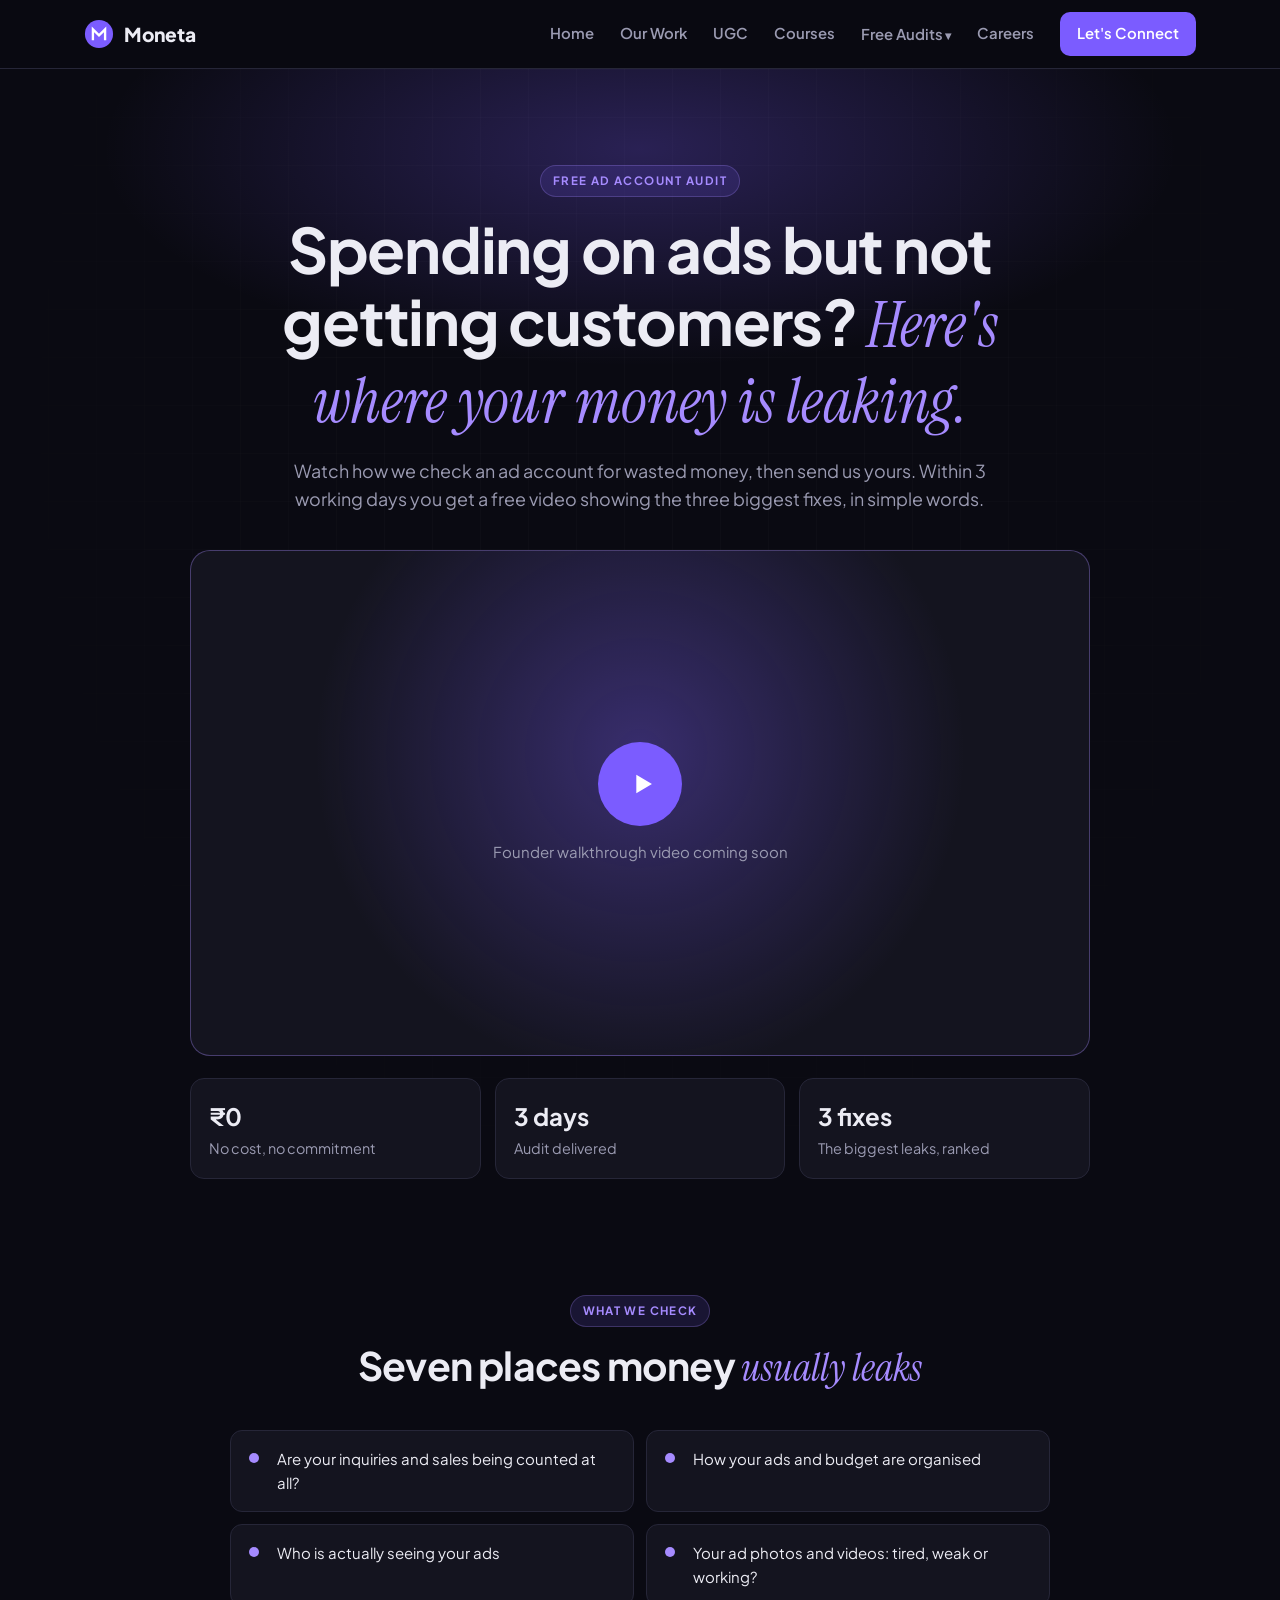
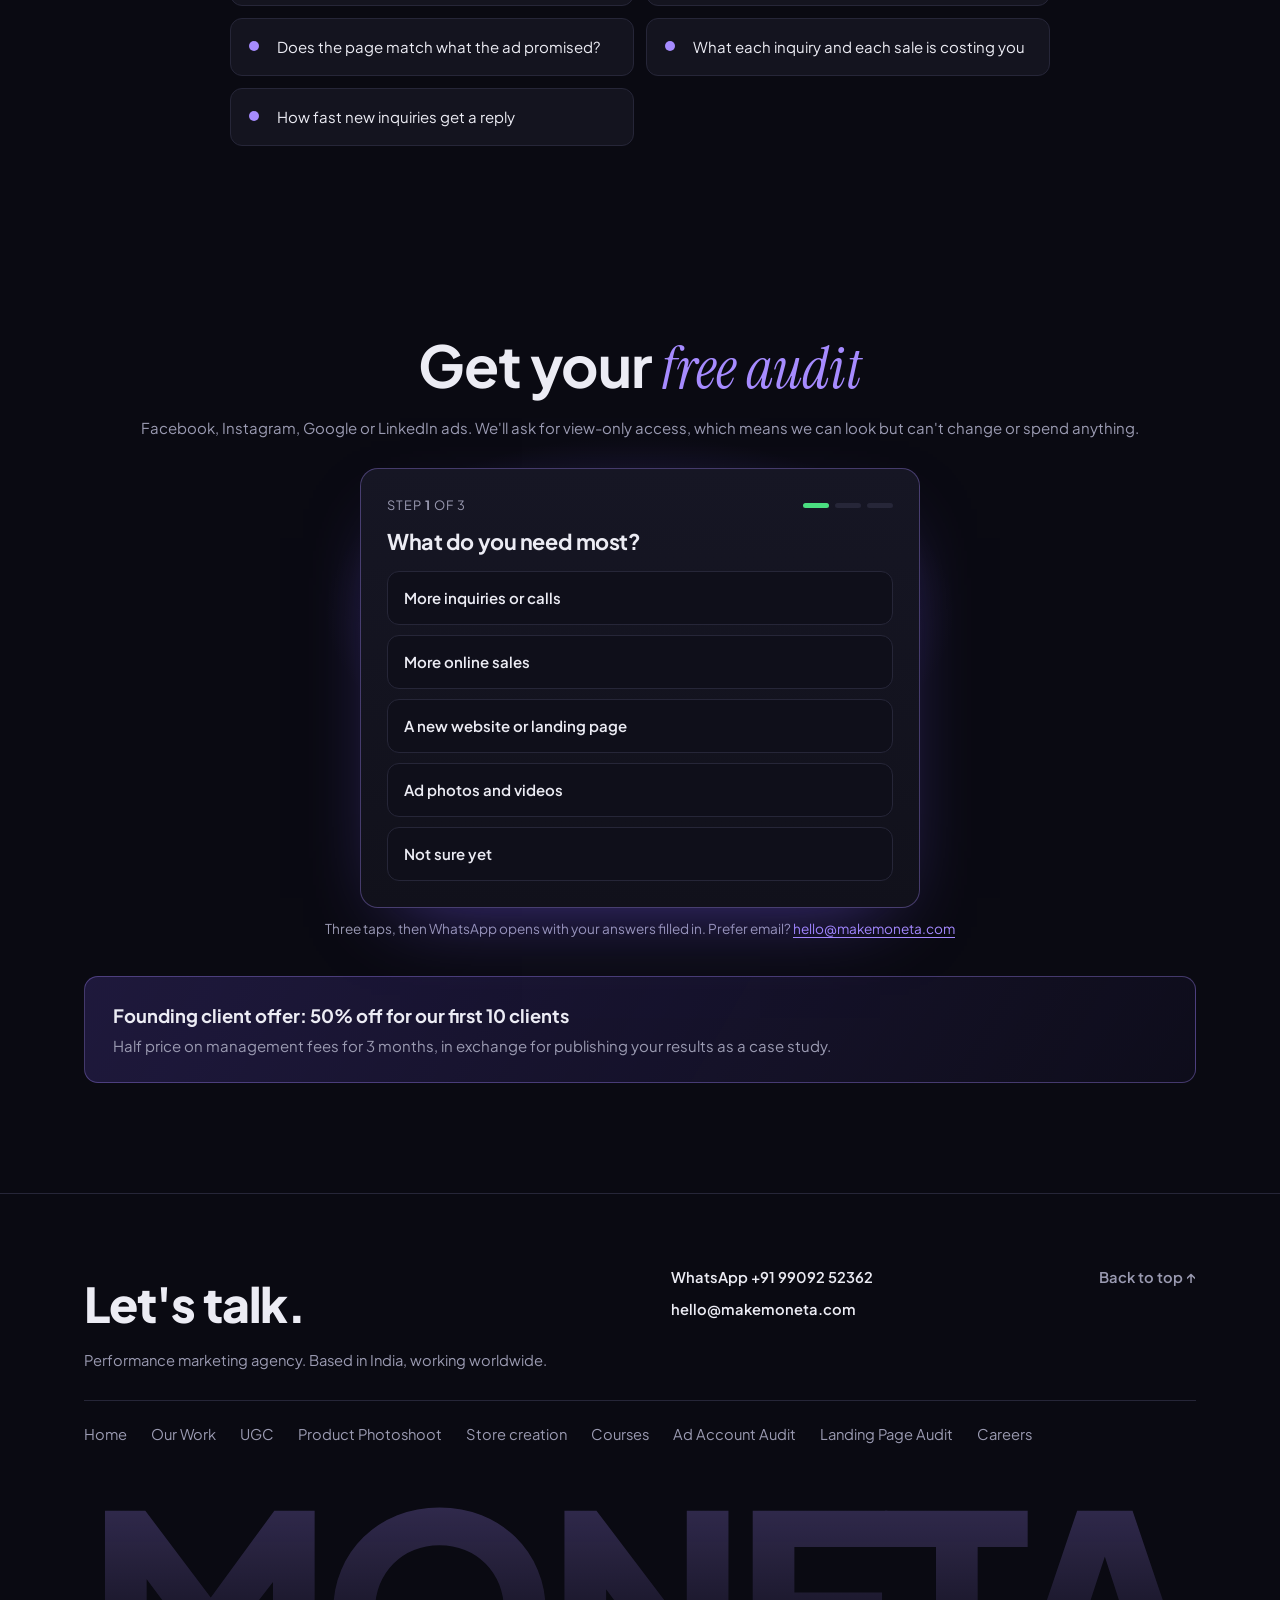
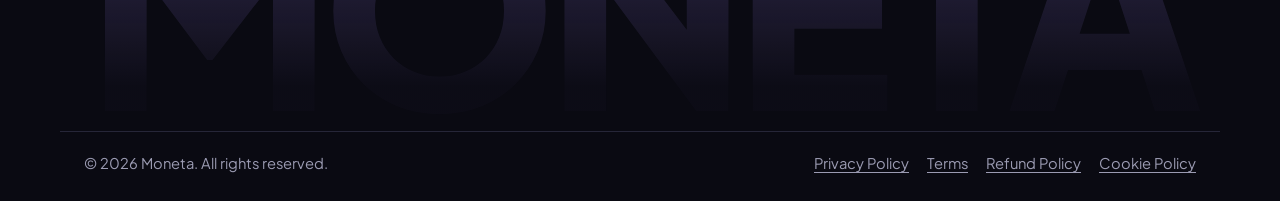
<file: ad-account-audit.html>
<!DOCTYPE html>
<html lang="en">
<head>
<meta charset="utf-8">
<meta name="viewport" content="width=device-width, initial-scale=1">
<title>Free Ad Account Audit | Moneta</title>
<meta name="description" content="Send us your Meta, Google or LinkedIn ad account and get a free video audit with the three biggest fixes within 3 working days.">
<link rel="canonical" href="https://makemoneta.com/ad-account-audit.html">
<link rel="icon" href="favicon.svg" type="image/svg+xml">
<meta property="og:type" content="website">
<meta property="og:title" content="Free Ad Account Audit | Moneta">
<meta property="og:description" content="Send us your Meta, Google or LinkedIn ad account and get a free video audit with the three biggest fixes within 3 working days.">
<meta name="theme-color" content="#0a0a12">
<link rel="preconnect" href="https://fonts.googleapis.com">
<link rel="preconnect" href="https://fonts.gstatic.com" crossorigin>
<link href="https://fonts.googleapis.com/css2?family=Instrument+Serif:ital@1&family=Plus+Jakarta+Sans:wght@400;600;700;800&display=swap" rel="stylesheet">
<link rel="stylesheet" href="styles.css">
</head>
<body>
<header class="site-header">
  <div class="wrap">
    <a class="brand" href="index.html" aria-label="Moneta home"><svg viewBox="0 0 64 64" aria-hidden="true"><circle cx="32" cy="32" r="30" fill="#7b5cff"/><path d="M19 43V22l13 13 13-13v21" fill="none" stroke="#fff" stroke-width="5" stroke-linecap="square"/></svg><span>Moneta</span></a>
    <button class="menu-btn" type="button" aria-label="Open menu" onclick="this.closest('header').classList.toggle('open')"><span></span><span></span><span></span></button>
    <nav class="nav" aria-label="Main">
      <a href="index.html">Home</a>
      <a href="our-work.html">Our Work</a>
      <a href="ugc.html">UGC</a>
      <a href="courses.html">Courses</a>
      <div class="dd">
        <button class="dd-btn" type="button" aria-haspopup="true">Free Audits</button>
        <div class="dd-menu">
          <a href="ad-account-audit.html">Ad Account Audit</a>
          <a href="landing-page-audit.html">Landing Page Audit</a>
        </div>
      </div>
      <a href="careers.html">Careers</a>
      <a class="btn btn-primary btn-small" href="index.html#audit">Let's Connect</a>
    </nav>
  </div>
</header>
<main>
<section class="hero funnel">
  <div class="wrap">
    <span class="pill">Free ad account audit</span>
    <h1>Spending on ads but not getting customers? <span class="serif accent">Here's where your money is leaking.</span></h1>
    <p class="lead">Watch how we check an ad account for wasted money, then send us yours. Within 3 working days you get a free video showing the three biggest fixes, in simple words.</p>
    <div class="video-slot" role="img" aria-label="Video coming soon">
      <div class="play" aria-hidden="true"><svg viewBox="0 0 24 24"><path d="M8 5.5v13l11-6.5z"/></svg></div>
      <p>Founder walkthrough video coming soon</p>
    </div>
    <div class="tiles">
      <div><b>₹0</b><span>No cost, no commitment</span></div>
      <div><b>3 days</b><span>Audit delivered</span></div>
      <div><b>3 fixes</b><span>The biggest leaks, ranked</span></div>
    </div>
  </div>
</section>
<section>
  <div class="wrap">
    <div class="section-head"><span class="pill">What we check</span><h2>Seven places money <span class="serif accent">usually leaks</span></h2></div>
    <div class="checklist">
      <div>Are your inquiries and sales being counted at all?</div>
      <div>How your ads and budget are organised</div>
      <div>Who is actually seeing your ads</div>
      <div>Your ad photos and videos: tired, weak or working?</div>
      <div>Does the page match what the ad promised?</div>
      <div>What each inquiry and each sale is costing you</div>
      <div>How fast new inquiries get a reply</div>
    </div>
  </div>
</section>
<section id="get-audit" class="final">
  <div class="wrap">
    <h2>Get your <span class="serif accent">free audit</span></h2>
    <p class="muted">Facebook, Instagram, Google or LinkedIn ads. We'll ask for view-only access, which means we can look but can't change or spend anything.</p>
    <div class="stepper" data-wa="Hi Taher, I would like a free ad account audit." id="audit-steps">
  <div class="st-top"><span class="st-count">Step <b>1</b> of 3</span><span class="st-dots"><i class="on"></i><i></i><i></i></span></div>
  <div class="st-step on" data-q="What do you need most">
    <h3>What do you need most?</h3>
    <div class="opts"><button type="button" class="opt" data-v="More inquiries or calls">More inquiries or calls</button><button type="button" class="opt" data-v="More online sales">More online sales</button><button type="button" class="opt" data-v="A new website or landing page">A new website or landing page</button><button type="button" class="opt" data-v="Ad photos and videos">Ad photos and videos</button><button type="button" class="opt" data-v="Not sure yet">Not sure yet</button></div>
  </div>
  <div class="st-step" data-q="Monthly ad spend">
    <h3>Roughly how much do you spend on ads?</h3>
    <div class="opts"><button type="button" class="opt" data-v="Not running ads yet">Not running ads yet</button><button type="button" class="opt" data-v="Under ₹20,000 / $250 a month">Under ₹20,000 / $250 a month</button><button type="button" class="opt" data-v="₹20,000 to ₹1,00,000 / $250 to $1,200">₹20,000 to ₹1,00,000 / $250 to $1,200</button><button type="button" class="opt" data-v="Over ₹1,00,000 / $1,200 a month">Over ₹1,00,000 / $1,200 a month</button><button type="button" class="opt" data-v="Prefer not to say">Prefer not to say</button></div>
  </div>
  <div class="st-step st-last">
    <h3>Where should we send your audit?</h3>
    <input name="name" placeholder="Your name" aria-label="Your name" autocomplete="name">
    <input name="site" placeholder="Website or Instagram link (optional)" aria-label="Website or Instagram link">
    <button type="button" class="btn btn-primary wa-btn st-send"><svg viewBox="0 0 24 24" aria-hidden="true"><path d="M20 12a8 8 0 0 1-11.6 7.1L4 20l1-4.2A8 8 0 1 1 20 12z"/></svg>Send on WhatsApp</button>
  </div>
  <button type="button" class="st-back" hidden>&#8592; Back</button>
</div>
<p class="hint center">Three taps, then WhatsApp opens with your answers filled in. Prefer email? <a href="mailto:hello@makemoneta.com?subject=Free%20ad%20audit%20request">hello@makemoneta.com</a></p>
    <div class="founding" style="margin-top:36px;text-align:left"><div><strong>Founding client offer: 50% off for our first 10 clients</strong><p>Half price on management fees for 3 months, in exchange for publishing your results as a case study.</p></div></div>
  </div>
</section>
</main>
<footer class="site-footer big-footer">
  <div class="wrap">
    <div class="ft-top">
      <div>
        <p class="ft-hello">Let's talk.</p>
        <p class="ft-sub">Performance marketing agency. Based in India, working worldwide.</p>
      </div>
      <div class="ft-contact">
        <a href="https://wa.me/919909252362" target="_blank" rel="noopener">WhatsApp +91 99092 52362</a>
        <a href="mailto:hello@makemoneta.com">hello@makemoneta.com</a>
      </div>
      <a class="ft-top-link" href="#">Back to top &#8593;</a>
    </div>
    <div class="ft-links">
      <a href="index.html">Home</a><a href="our-work.html">Our Work</a><a href="ugc.html">UGC</a><a href="product-photoshoot.html">Product Photoshoot</a><a href="store-creation.html">Store creation</a><a href="courses.html">Courses</a><a href="ad-account-audit.html">Ad Account Audit</a><a href="landing-page-audit.html">Landing Page Audit</a><a href="careers.html">Careers</a>
    </div>
  </div>
  <div class="ft-mark" aria-hidden="true">
    <span>MONETA</span>
    <div class="ft-art"></div>
  </div>
  <div class="wrap foot-bottom">
    <span>© 2026 Moneta. All rights reserved.</span>
    <nav aria-label="Legal"><a href="privacy.html">Privacy Policy</a><a href="terms.html">Terms</a><a href="refund-policy.html">Refund Policy</a><a href="cookie-policy.html">Cookie Policy</a></nav>
  </div>
</footer>
<script>
document.querySelectorAll('.stepper').forEach(function (st) {
  var steps = st.querySelectorAll('.st-step'), dots = st.querySelectorAll('.st-dots i'), back = st.querySelector('.st-back'), i = 0, ans = {};
  function show(n) {
    i = n;
    steps.forEach(function (s, k) { s.classList.toggle('on', k === n); });
    dots.forEach(function (d, k) { d.classList.toggle('on', k <= n); });
    st.querySelector('.st-count b').textContent = n + 1;
    back.hidden = n === 0;
    if (n === steps.length - 1) { var f = st.querySelector('input[name=name]'); if (f) f.focus(); }
  }
  st.querySelectorAll('.opt').forEach(function (b) {
    b.addEventListener('click', function () {
      var step = b.closest('.st-step');
      step.querySelectorAll('.opt').forEach(function (x) { x.classList.remove('sel'); });
      b.classList.add('sel');
      ans[step.getAttribute('data-q')] = b.getAttribute('data-v');
      setTimeout(function () { show(i + 1); }, 180);
    });
  });
  back.addEventListener('click', function () { if (i > 0) show(i - 1); });
  st.querySelector('.st-send').addEventListener('click', function () {
    var name = st.querySelector('input[name=name]'), site = st.querySelector('input[name=site]');
    if (!name.value.trim()) { name.focus(); name.classList.add('err'); return; }
    var lines = [st.getAttribute('data-wa'), 'Name: ' + name.value.trim()];
    Object.keys(ans).forEach(function (k) { lines.push(k + ': ' + ans[k]); });
    if (site.value.trim()) lines.push('Website or Instagram: ' + site.value.trim());
    var url = 'https://wa.me/919909252362?text=' + encodeURIComponent(lines.join('\n'));
    var w = window.open(url, '_blank'); if (w) { w.opener = null; } else { window.location.href = url; }
  });
});
document.querySelectorAll('form[data-wa]').forEach(function (form) {
  form.addEventListener('submit', function (e) {
    e.preventDefault();
    var lines = [form.getAttribute('data-wa')];
    var first = null, ok = true;
    Array.prototype.forEach.call(form.elements, function (el) {
      if (!el.name || !el.getAttribute('data-label')) return;
      var v = (el.value || '').trim();
      if (el.required && !v) { ok = false; if (!first) first = el; }
      if (v) lines.push(el.getAttribute('data-label') + ': ' + v);
    });
    if (!ok) { first.focus(); return; }
    var url = 'https://wa.me/919909252362?text=' + encodeURIComponent(lines.join('\n'));
    var w = window.open(url, '_blank'); if (w) { w.opener = null; } else { window.location.href = url; }
  });
});
</script>
</body>
</html>
</file>
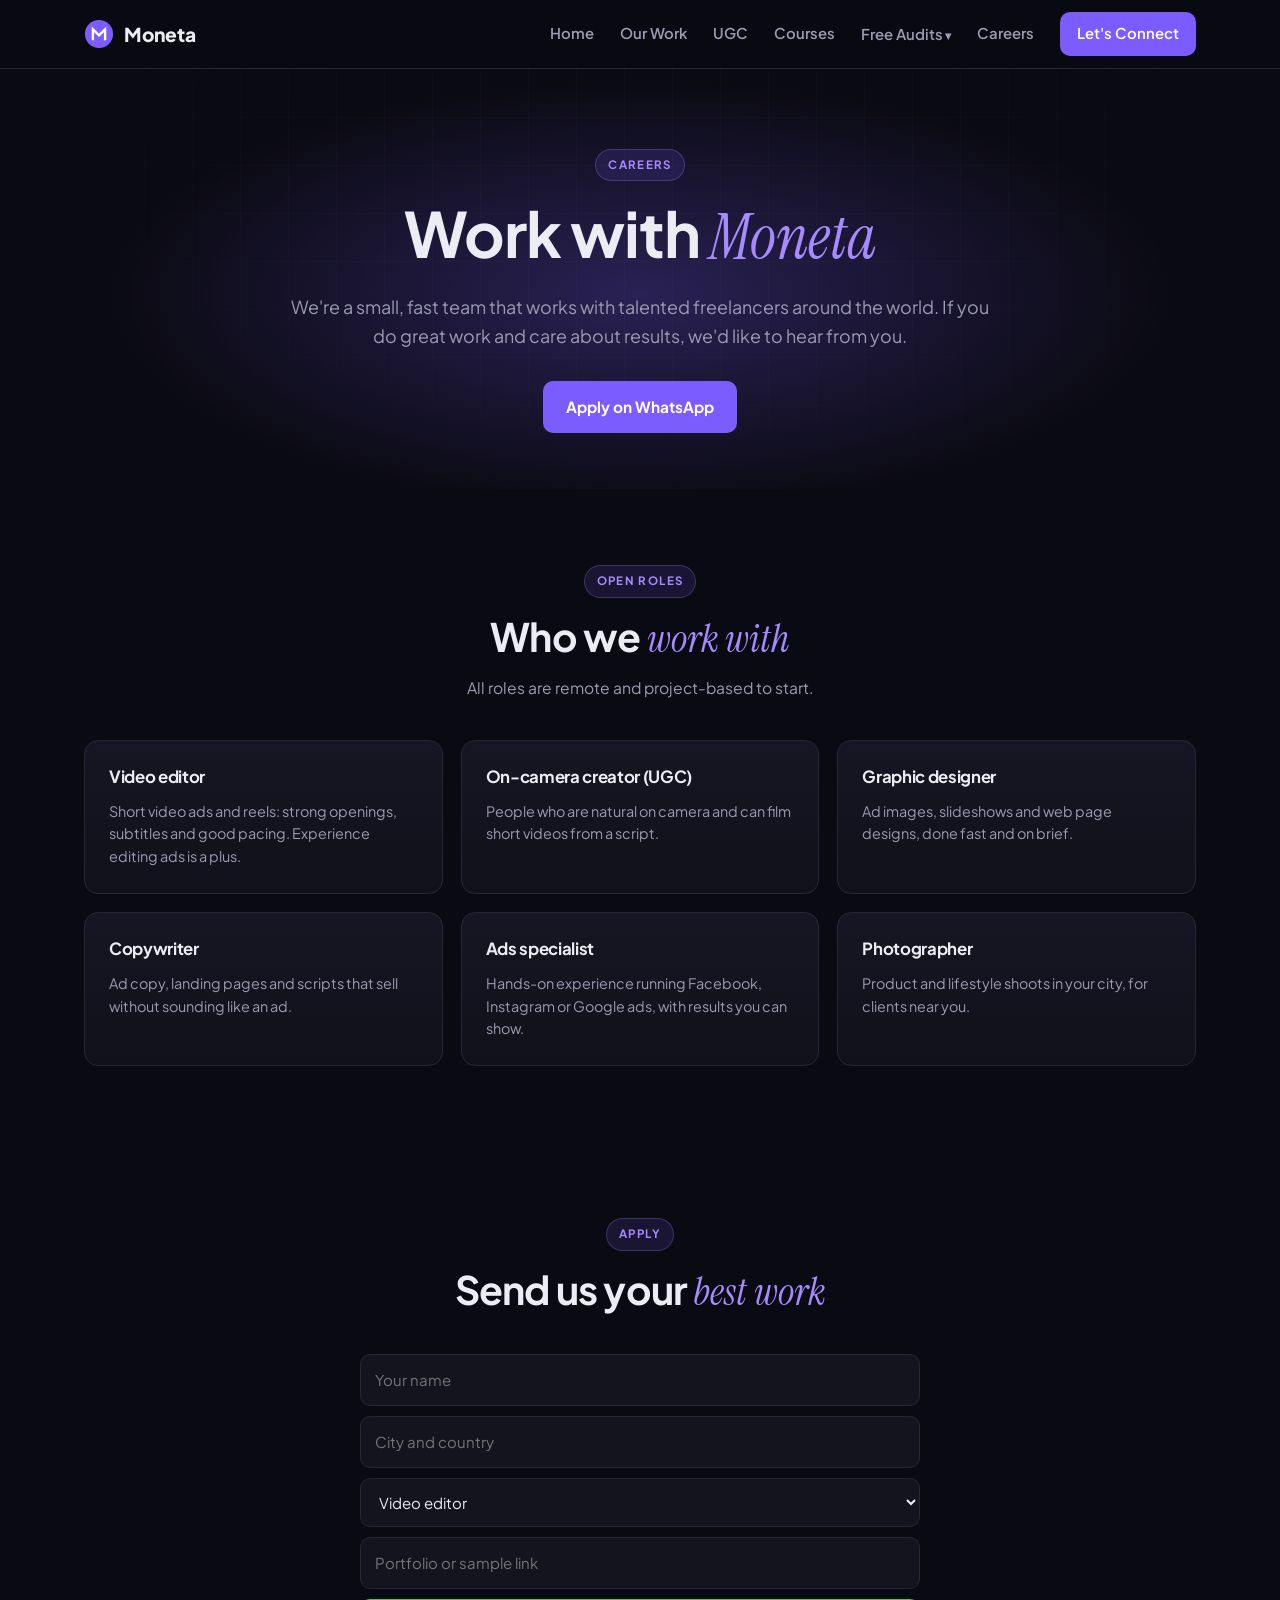
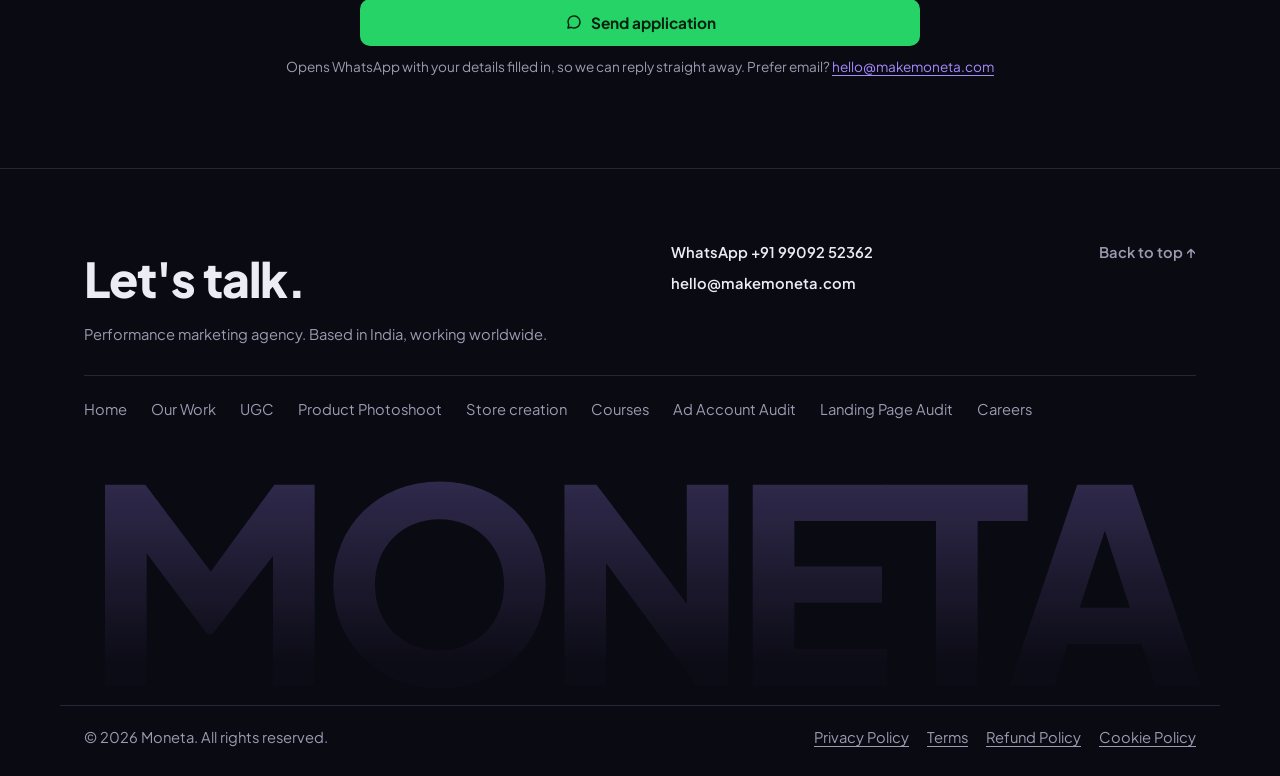
<file: careers.html>
<!DOCTYPE html>
<html lang="en">
<head>
<meta charset="utf-8">
<meta name="viewport" content="width=device-width, initial-scale=1">
<title>Careers | Moneta</title>
<meta name="description" content="Work with Moneta: freelance video editors, designers, UGC creators, copywriters and media buyers. Remote, project-based.">
<link rel="canonical" href="https://makemoneta.com/careers.html">
<link rel="icon" href="favicon.svg" type="image/svg+xml">
<meta property="og:type" content="website">
<meta property="og:title" content="Careers | Moneta">
<meta property="og:description" content="Work with Moneta: freelance video editors, designers, UGC creators, copywriters and media buyers. Remote, project-based.">
<meta name="theme-color" content="#0a0a12">
<link rel="preconnect" href="https://fonts.googleapis.com">
<link rel="preconnect" href="https://fonts.gstatic.com" crossorigin>
<link href="https://fonts.googleapis.com/css2?family=Instrument+Serif:ital@1&family=Plus+Jakarta+Sans:wght@400;600;700;800&display=swap" rel="stylesheet">
<link rel="stylesheet" href="styles.css">
</head>
<body>
<header class="site-header">
  <div class="wrap">
    <a class="brand" href="index.html" aria-label="Moneta home"><svg viewBox="0 0 64 64" aria-hidden="true"><circle cx="32" cy="32" r="30" fill="#7b5cff"/><path d="M19 43V22l13 13 13-13v21" fill="none" stroke="#fff" stroke-width="5" stroke-linecap="square"/></svg><span>Moneta</span></a>
    <button class="menu-btn" type="button" aria-label="Open menu" onclick="this.closest('header').classList.toggle('open')"><span></span><span></span><span></span></button>
    <nav class="nav" aria-label="Main">
      <a href="index.html">Home</a>
      <a href="our-work.html">Our Work</a>
      <a href="ugc.html">UGC</a>
      <a href="courses.html">Courses</a>
      <div class="dd">
        <button class="dd-btn" type="button" aria-haspopup="true">Free Audits</button>
        <div class="dd-menu">
          <a href="ad-account-audit.html">Ad Account Audit</a>
          <a href="landing-page-audit.html">Landing Page Audit</a>
        </div>
      </div>
      <a href="careers.html">Careers</a>
      <a class="btn btn-primary btn-small" href="index.html#audit">Let's Connect</a>
    </nav>
  </div>
</header>
<main>
<section class="hero page-hero">
  <div class="wrap">
    <span class="pill">Careers</span>
    <h1>Work with <span class="serif accent">Moneta</span></h1>
    <p class="lead">We're a small, fast team that works with talented freelancers around the world. If you do great work and care about results, we'd like to hear from you.</p>
    <div class="actions"><a class="btn btn-primary" href="#apply">Apply on WhatsApp</a></div>
  </div>
</section><section>
  <div class="wrap">
    <div class="section-head"><span class="pill">Open roles</span><h2>Who we <span class="serif accent">work with</span></h2><p>All roles are remote and project-based to start.</p></div>
    <div class="cards c3">
<div class="card"><h3>Video editor</h3><p>Short video ads and reels: strong openings, subtitles and good pacing. Experience editing ads is a plus.</p></div>
<div class="card"><h3>On-camera creator (UGC)</h3><p>People who are natural on camera and can film short videos from a script.</p></div>
<div class="card"><h3>Graphic designer</h3><p>Ad images, slideshows and web page designs, done fast and on brief.</p></div>
<div class="card"><h3>Copywriter</h3><p>Ad copy, landing pages and scripts that sell without sounding like an ad.</p></div>
<div class="card"><h3>Ads specialist</h3><p>Hands-on experience running Facebook, Instagram or Google ads, with results you can show.</p></div>
<div class="card"><h3>Photographer</h3><p>Product and lifestyle shoots in your city, for clients near you.</p></div>
</div>
  </div>
</section><section id="apply">
  <div class="wrap">
    <div class="section-head"><span class="pill">Apply</span><h2>Send us your <span class="serif accent">best work</span></h2></div>
    <form class="wa-form lead-form" data-wa="Hi Taher, I would like to work with Moneta." data-form="careers" novalidate>
  <input class="full" name="name" data-label="Name" placeholder="Your name" aria-label="Your name" autocomplete="name" required><input class="full" name="city" data-label="City and country" placeholder="City and country" aria-label="City and country"><select class="full" name="role" data-label="Role" aria-label="Role"><option>Video editor</option><option>On-camera creator (UGC)</option><option>Graphic designer</option><option>Copywriter</option><option>Ads specialist</option><option>Photographer</option><option>Other</option></select><input class="full" name="portfolio" data-label="Portfolio or sample link" placeholder="Portfolio or sample link" aria-label="Portfolio or sample link" required>
  <button class="btn btn-primary full wa-btn" type="submit"><svg viewBox="0 0 24 24" aria-hidden="true"><path d="M20 12a8 8 0 0 1-11.6 7.1L4 20l1-4.2A8 8 0 1 1 20 12z"/></svg>Send application</button>
</form>
<p class="hint center">Opens WhatsApp with your details filled in, so we can reply straight away. Prefer email? <a href="mailto:hello@makemoneta.com?subject=Careers%20application">hello@makemoneta.com</a></p>
  </div>
</section>
</main>
<footer class="site-footer big-footer">
  <div class="wrap">
    <div class="ft-top">
      <div>
        <p class="ft-hello">Let's talk.</p>
        <p class="ft-sub">Performance marketing agency. Based in India, working worldwide.</p>
      </div>
      <div class="ft-contact">
        <a href="https://wa.me/919909252362" target="_blank" rel="noopener">WhatsApp +91 99092 52362</a>
        <a href="mailto:hello@makemoneta.com">hello@makemoneta.com</a>
      </div>
      <a class="ft-top-link" href="#">Back to top &#8593;</a>
    </div>
    <div class="ft-links">
      <a href="index.html">Home</a><a href="our-work.html">Our Work</a><a href="ugc.html">UGC</a><a href="product-photoshoot.html">Product Photoshoot</a><a href="store-creation.html">Store creation</a><a href="courses.html">Courses</a><a href="ad-account-audit.html">Ad Account Audit</a><a href="landing-page-audit.html">Landing Page Audit</a><a href="careers.html">Careers</a>
    </div>
  </div>
  <div class="ft-mark" aria-hidden="true">
    <span>MONETA</span>
    <div class="ft-art"></div>
  </div>
  <div class="wrap foot-bottom">
    <span>© 2026 Moneta. All rights reserved.</span>
    <nav aria-label="Legal"><a href="privacy.html">Privacy Policy</a><a href="terms.html">Terms</a><a href="refund-policy.html">Refund Policy</a><a href="cookie-policy.html">Cookie Policy</a></nav>
  </div>
</footer>
<script>
document.querySelectorAll('.stepper').forEach(function (st) {
  var steps = st.querySelectorAll('.st-step'), dots = st.querySelectorAll('.st-dots i'), back = st.querySelector('.st-back'), i = 0, ans = {};
  function show(n) {
    i = n;
    steps.forEach(function (s, k) { s.classList.toggle('on', k === n); });
    dots.forEach(function (d, k) { d.classList.toggle('on', k <= n); });
    st.querySelector('.st-count b').textContent = n + 1;
    back.hidden = n === 0;
    if (n === steps.length - 1) { var f = st.querySelector('input[name=name]'); if (f) f.focus(); }
  }
  st.querySelectorAll('.opt').forEach(function (b) {
    b.addEventListener('click', function () {
      var step = b.closest('.st-step');
      step.querySelectorAll('.opt').forEach(function (x) { x.classList.remove('sel'); });
      b.classList.add('sel');
      ans[step.getAttribute('data-q')] = b.getAttribute('data-v');
      setTimeout(function () { show(i + 1); }, 180);
    });
  });
  back.addEventListener('click', function () { if (i > 0) show(i - 1); });
  st.querySelector('.st-send').addEventListener('click', function () {
    var name = st.querySelector('input[name=name]'), site = st.querySelector('input[name=site]');
    if (!name.value.trim()) { name.focus(); name.classList.add('err'); return; }
    var lines = [st.getAttribute('data-wa'), 'Name: ' + name.value.trim()];
    Object.keys(ans).forEach(function (k) { lines.push(k + ': ' + ans[k]); });
    if (site.value.trim()) lines.push('Website or Instagram: ' + site.value.trim());
    var url = 'https://wa.me/919909252362?text=' + encodeURIComponent(lines.join('\n'));
    var w = window.open(url, '_blank'); if (w) { w.opener = null; } else { window.location.href = url; }
  });
});
document.querySelectorAll('form[data-wa]').forEach(function (form) {
  form.addEventListener('submit', function (e) {
    e.preventDefault();
    var lines = [form.getAttribute('data-wa')];
    var first = null, ok = true;
    Array.prototype.forEach.call(form.elements, function (el) {
      if (!el.name || !el.getAttribute('data-label')) return;
      var v = (el.value || '').trim();
      if (el.required && !v) { ok = false; if (!first) first = el; }
      if (v) lines.push(el.getAttribute('data-label') + ': ' + v);
    });
    if (!ok) { first.focus(); return; }
    var url = 'https://wa.me/919909252362?text=' + encodeURIComponent(lines.join('\n'));
    var w = window.open(url, '_blank'); if (w) { w.opener = null; } else { window.location.href = url; }
  });
});
</script>
</body>
</html>
</file>
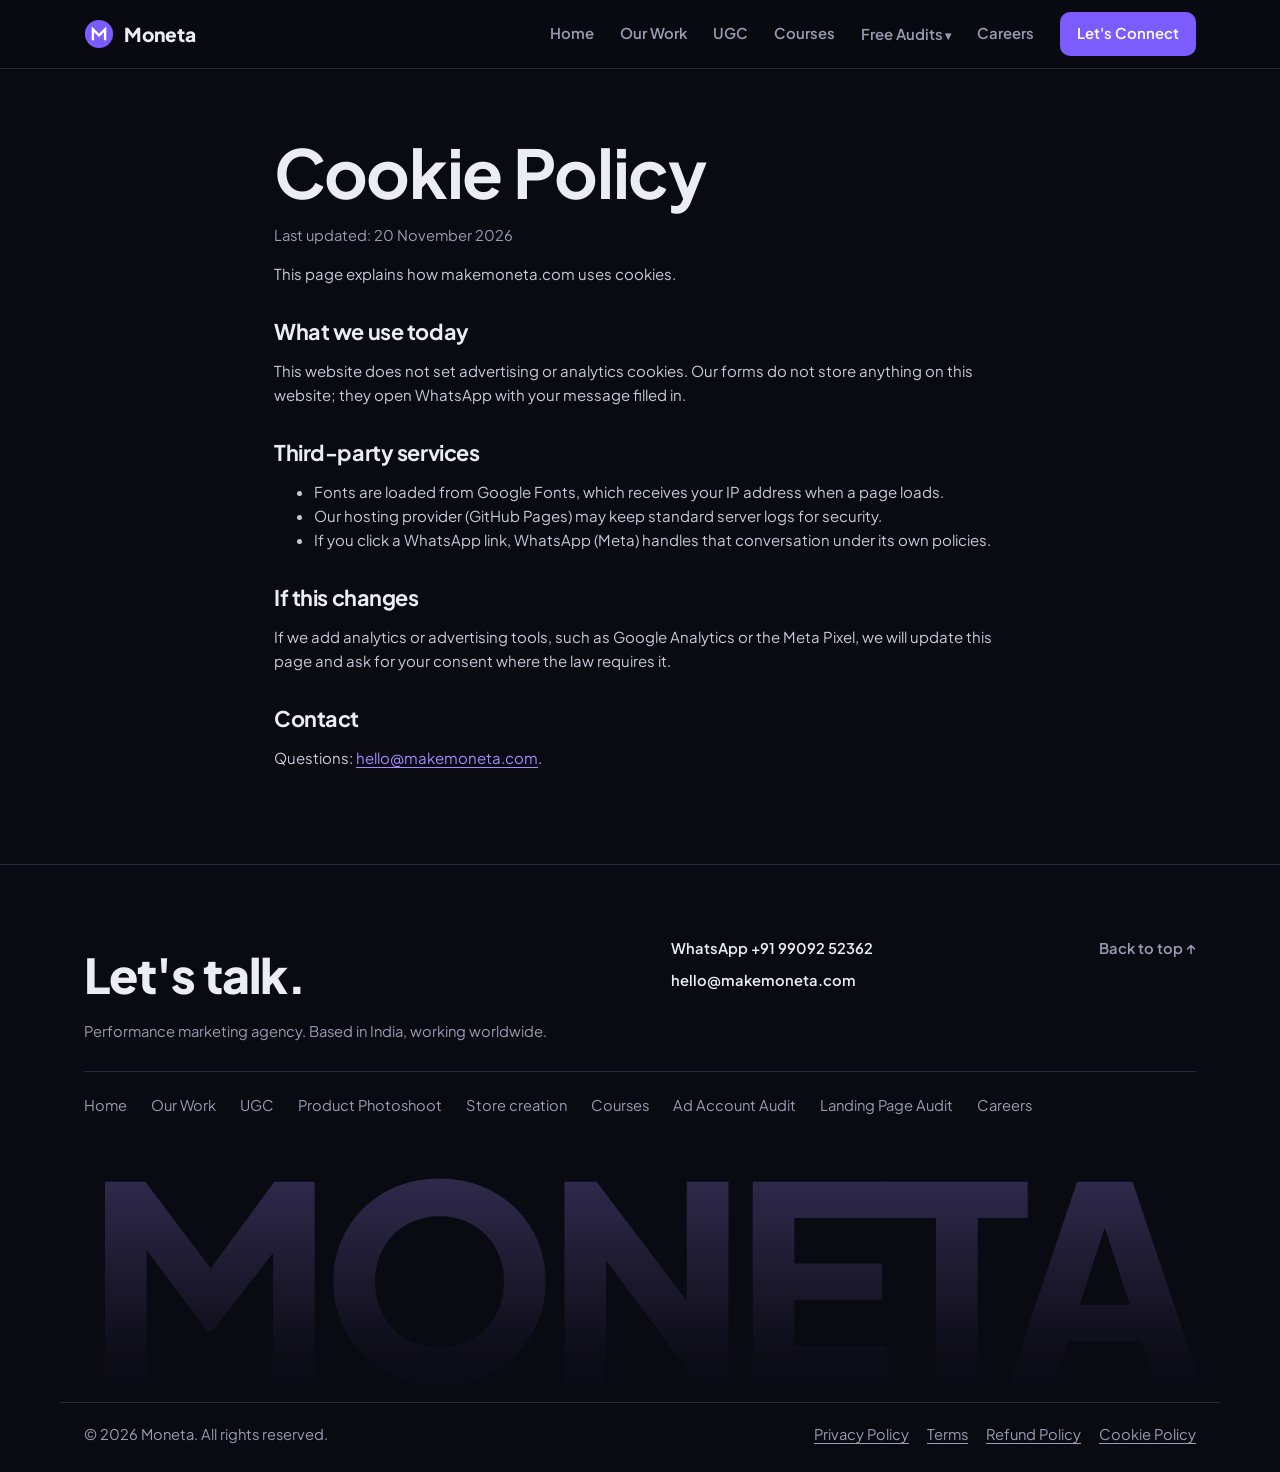
<file: cookie-policy.html>
<!DOCTYPE html>
<html lang="en">
<head>
<meta charset="utf-8">
<meta name="viewport" content="width=device-width, initial-scale=1">
<title>Cookie Policy | Moneta</title>
<meta name="description" content="How makemoneta.com uses cookies and similar technologies.">
<link rel="canonical" href="https://makemoneta.com/cookie-policy.html">
<link rel="icon" href="favicon.svg" type="image/svg+xml">
<meta property="og:type" content="website">
<meta property="og:title" content="Cookie Policy | Moneta">
<meta property="og:description" content="How makemoneta.com uses cookies and similar technologies.">
<meta name="theme-color" content="#0a0a12">
<link rel="preconnect" href="https://fonts.googleapis.com">
<link rel="preconnect" href="https://fonts.gstatic.com" crossorigin>
<link href="https://fonts.googleapis.com/css2?family=Instrument+Serif:ital@1&family=Plus+Jakarta+Sans:wght@400;600;700;800&display=swap" rel="stylesheet">
<link rel="stylesheet" href="styles.css">
</head>
<body>
<header class="site-header">
  <div class="wrap">
    <a class="brand" href="index.html" aria-label="Moneta home"><svg viewBox="0 0 64 64" aria-hidden="true"><circle cx="32" cy="32" r="30" fill="#7b5cff"/><path d="M19 43V22l13 13 13-13v21" fill="none" stroke="#fff" stroke-width="5" stroke-linecap="square"/></svg><span>Moneta</span></a>
    <button class="menu-btn" type="button" aria-label="Open menu" onclick="this.closest('header').classList.toggle('open')"><span></span><span></span><span></span></button>
    <nav class="nav" aria-label="Main">
      <a href="index.html">Home</a>
      <a href="our-work.html">Our Work</a>
      <a href="ugc.html">UGC</a>
      <a href="courses.html">Courses</a>
      <div class="dd">
        <button class="dd-btn" type="button" aria-haspopup="true">Free Audits</button>
        <div class="dd-menu">
          <a href="ad-account-audit.html">Ad Account Audit</a>
          <a href="landing-page-audit.html">Landing Page Audit</a>
        </div>
      </div>
      <a href="careers.html">Careers</a>
      <a class="btn btn-primary btn-small" href="index.html#audit">Let's Connect</a>
    </nav>
  </div>
</header>
<main>
<div class="legal"><div class="wrap"><h1>Cookie Policy</h1><p class="updated">Last updated: 20 November 2026</p>
<p>This page explains how makemoneta.com uses cookies.</p>
<h2>What we use today</h2><p>This website does not set advertising or analytics cookies. Our forms do not store anything on this website; they open WhatsApp with your message filled in.</p>
<h2>Third-party services</h2><ul><li>Fonts are loaded from Google Fonts, which receives your IP address when a page loads.</li><li>Our hosting provider (GitHub Pages) may keep standard server logs for security.</li><li>If you click a WhatsApp link, WhatsApp (Meta) handles that conversation under its own policies.</li></ul>
<h2>If this changes</h2><p>If we add analytics or advertising tools, such as Google Analytics or the Meta Pixel, we will update this page and ask for your consent where the law requires it.</p>
<h2>Contact</h2><p>Questions: <a href="mailto:hello@makemoneta.com">hello@makemoneta.com</a>.</p></div></div>
</main>
<footer class="site-footer big-footer">
  <div class="wrap">
    <div class="ft-top">
      <div>
        <p class="ft-hello">Let's talk.</p>
        <p class="ft-sub">Performance marketing agency. Based in India, working worldwide.</p>
      </div>
      <div class="ft-contact">
        <a href="https://wa.me/919909252362" target="_blank" rel="noopener">WhatsApp +91 99092 52362</a>
        <a href="mailto:hello@makemoneta.com">hello@makemoneta.com</a>
      </div>
      <a class="ft-top-link" href="#">Back to top &#8593;</a>
    </div>
    <div class="ft-links">
      <a href="index.html">Home</a><a href="our-work.html">Our Work</a><a href="ugc.html">UGC</a><a href="product-photoshoot.html">Product Photoshoot</a><a href="store-creation.html">Store creation</a><a href="courses.html">Courses</a><a href="ad-account-audit.html">Ad Account Audit</a><a href="landing-page-audit.html">Landing Page Audit</a><a href="careers.html">Careers</a>
    </div>
  </div>
  <div class="ft-mark" aria-hidden="true">
    <span>MONETA</span>
    <div class="ft-art"></div>
  </div>
  <div class="wrap foot-bottom">
    <span>© 2026 Moneta. All rights reserved.</span>
    <nav aria-label="Legal"><a href="privacy.html">Privacy Policy</a><a href="terms.html">Terms</a><a href="refund-policy.html">Refund Policy</a><a href="cookie-policy.html">Cookie Policy</a></nav>
  </div>
</footer>
<script>
document.querySelectorAll('.stepper').forEach(function (st) {
  var steps = st.querySelectorAll('.st-step'), dots = st.querySelectorAll('.st-dots i'), back = st.querySelector('.st-back'), i = 0, ans = {};
  function show(n) {
    i = n;
    steps.forEach(function (s, k) { s.classList.toggle('on', k === n); });
    dots.forEach(function (d, k) { d.classList.toggle('on', k <= n); });
    st.querySelector('.st-count b').textContent = n + 1;
    back.hidden = n === 0;
    if (n === steps.length - 1) { var f = st.querySelector('input[name=name]'); if (f) f.focus(); }
  }
  st.querySelectorAll('.opt').forEach(function (b) {
    b.addEventListener('click', function () {
      var step = b.closest('.st-step');
      step.querySelectorAll('.opt').forEach(function (x) { x.classList.remove('sel'); });
      b.classList.add('sel');
      ans[step.getAttribute('data-q')] = b.getAttribute('data-v');
      setTimeout(function () { show(i + 1); }, 180);
    });
  });
  back.addEventListener('click', function () { if (i > 0) show(i - 1); });
  st.querySelector('.st-send').addEventListener('click', function () {
    var name = st.querySelector('input[name=name]'), site = st.querySelector('input[name=site]');
    if (!name.value.trim()) { name.focus(); name.classList.add('err'); return; }
    var lines = [st.getAttribute('data-wa'), 'Name: ' + name.value.trim()];
    Object.keys(ans).forEach(function (k) { lines.push(k + ': ' + ans[k]); });
    if (site.value.trim()) lines.push('Website or Instagram: ' + site.value.trim());
    var url = 'https://wa.me/919909252362?text=' + encodeURIComponent(lines.join('\n'));
    var w = window.open(url, '_blank'); if (w) { w.opener = null; } else { window.location.href = url; }
  });
});
document.querySelectorAll('form[data-wa]').forEach(function (form) {
  form.addEventListener('submit', function (e) {
    e.preventDefault();
    var lines = [form.getAttribute('data-wa')];
    var first = null, ok = true;
    Array.prototype.forEach.call(form.elements, function (el) {
      if (!el.name || !el.getAttribute('data-label')) return;
      var v = (el.value || '').trim();
      if (el.required && !v) { ok = false; if (!first) first = el; }
      if (v) lines.push(el.getAttribute('data-label') + ': ' + v);
    });
    if (!ok) { first.focus(); return; }
    var url = 'https://wa.me/919909252362?text=' + encodeURIComponent(lines.join('\n'));
    var w = window.open(url, '_blank'); if (w) { w.opener = null; } else { window.location.href = url; }
  });
});
</script>
</body>
</html>
</file>
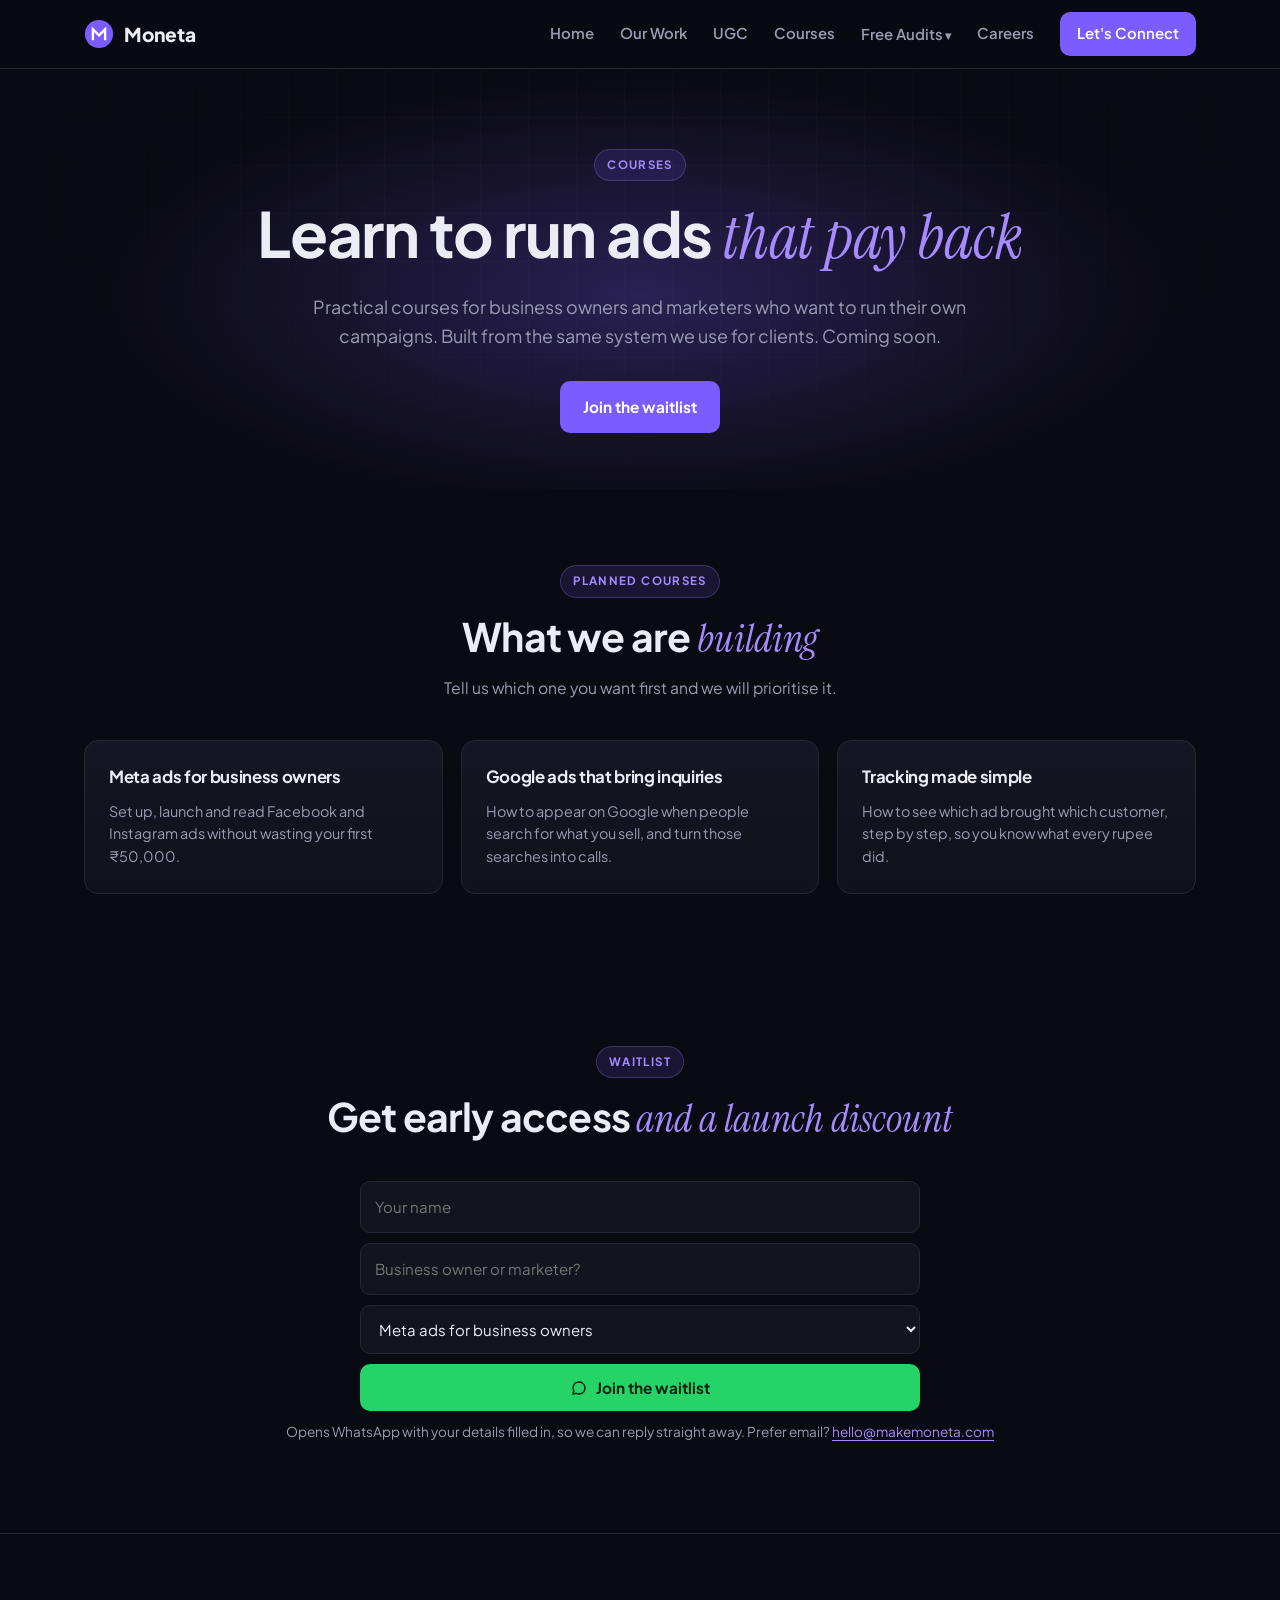
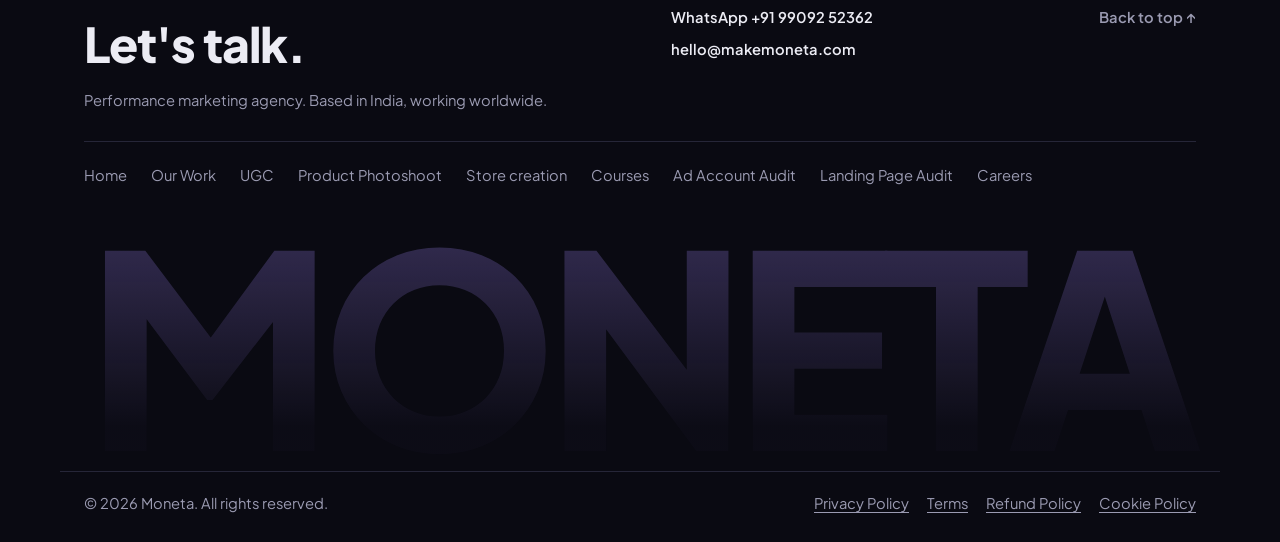
<file: courses.html>
<!DOCTYPE html>
<html lang="en">
<head>
<meta charset="utf-8">
<meta name="viewport" content="width=device-width, initial-scale=1">
<title>Courses | Moneta</title>
<meta name="description" content="Moneta courses on Meta ads, Google ads and performance marketing for business owners and marketers. Coming soon: join the waitlist.">
<link rel="canonical" href="https://makemoneta.com/courses.html">
<link rel="icon" href="favicon.svg" type="image/svg+xml">
<meta property="og:type" content="website">
<meta property="og:title" content="Courses | Moneta">
<meta property="og:description" content="Moneta courses on Meta ads, Google ads and performance marketing for business owners and marketers. Coming soon: join the waitlist.">
<meta name="theme-color" content="#0a0a12">
<link rel="preconnect" href="https://fonts.googleapis.com">
<link rel="preconnect" href="https://fonts.gstatic.com" crossorigin>
<link href="https://fonts.googleapis.com/css2?family=Instrument+Serif:ital@1&family=Plus+Jakarta+Sans:wght@400;600;700;800&display=swap" rel="stylesheet">
<link rel="stylesheet" href="styles.css">
</head>
<body>
<header class="site-header">
  <div class="wrap">
    <a class="brand" href="index.html" aria-label="Moneta home"><svg viewBox="0 0 64 64" aria-hidden="true"><circle cx="32" cy="32" r="30" fill="#7b5cff"/><path d="M19 43V22l13 13 13-13v21" fill="none" stroke="#fff" stroke-width="5" stroke-linecap="square"/></svg><span>Moneta</span></a>
    <button class="menu-btn" type="button" aria-label="Open menu" onclick="this.closest('header').classList.toggle('open')"><span></span><span></span><span></span></button>
    <nav class="nav" aria-label="Main">
      <a href="index.html">Home</a>
      <a href="our-work.html">Our Work</a>
      <a href="ugc.html">UGC</a>
      <a href="courses.html">Courses</a>
      <div class="dd">
        <button class="dd-btn" type="button" aria-haspopup="true">Free Audits</button>
        <div class="dd-menu">
          <a href="ad-account-audit.html">Ad Account Audit</a>
          <a href="landing-page-audit.html">Landing Page Audit</a>
        </div>
      </div>
      <a href="careers.html">Careers</a>
      <a class="btn btn-primary btn-small" href="index.html#audit">Let's Connect</a>
    </nav>
  </div>
</header>
<main>
<section class="hero page-hero">
  <div class="wrap">
    <span class="pill">Courses</span>
    <h1>Learn to run ads <span class="serif accent">that pay back</span></h1>
    <p class="lead">Practical courses for business owners and marketers who want to run their own campaigns. Built from the same system we use for clients. Coming soon.</p>
    <div class="actions"><a class="btn btn-primary" href="#waitlist">Join the waitlist</a></div>
  </div>
</section><section>
  <div class="wrap">
    <div class="section-head"><span class="pill">Planned courses</span><h2>What we are <span class="serif accent">building</span></h2><p>Tell us which one you want first and we will prioritise it.</p></div>
    <div class="cards c3">
<div class="card"><h3>Meta ads for business owners</h3><p>Set up, launch and read Facebook and Instagram ads without wasting your first ₹50,000.</p></div>
<div class="card"><h3>Google ads that bring inquiries</h3><p>How to appear on Google when people search for what you sell, and turn those searches into calls.</p></div>
<div class="card"><h3>Tracking made simple</h3><p>How to see which ad brought which customer, step by step, so you know what every rupee did.</p></div>
</div>
  </div>
</section><section id="waitlist">
  <div class="wrap">
    <div class="section-head"><span class="pill">Waitlist</span><h2>Get early access <span class="serif accent">and a launch discount</span></h2></div>
    <form class="wa-form lead-form" data-wa="Hi Taher, please add me to the Moneta courses waitlist." data-form="courses-waitlist" novalidate>
  <input class="full" name="name" data-label="Name" placeholder="Your name" aria-label="Your name" autocomplete="name" required><input class="full" name="role" data-label="Business owner or marketer?" placeholder="Business owner or marketer?" aria-label="Business owner or marketer?"><select class="full" name="course" data-label="Which course?" aria-label="Which course?"><option>Meta ads for business owners</option><option>Google ads that bring inquiries</option><option>Tracking made simple</option><option>All of them</option></select>
  <button class="btn btn-primary full wa-btn" type="submit"><svg viewBox="0 0 24 24" aria-hidden="true"><path d="M20 12a8 8 0 0 1-11.6 7.1L4 20l1-4.2A8 8 0 1 1 20 12z"/></svg>Join the waitlist</button>
</form>
<p class="hint center">Opens WhatsApp with your details filled in, so we can reply straight away. Prefer email? <a href="mailto:hello@makemoneta.com?subject=Courses%20waitlist">hello@makemoneta.com</a></p>
  </div>
</section>
</main>
<footer class="site-footer big-footer">
  <div class="wrap">
    <div class="ft-top">
      <div>
        <p class="ft-hello">Let's talk.</p>
        <p class="ft-sub">Performance marketing agency. Based in India, working worldwide.</p>
      </div>
      <div class="ft-contact">
        <a href="https://wa.me/919909252362" target="_blank" rel="noopener">WhatsApp +91 99092 52362</a>
        <a href="mailto:hello@makemoneta.com">hello@makemoneta.com</a>
      </div>
      <a class="ft-top-link" href="#">Back to top &#8593;</a>
    </div>
    <div class="ft-links">
      <a href="index.html">Home</a><a href="our-work.html">Our Work</a><a href="ugc.html">UGC</a><a href="product-photoshoot.html">Product Photoshoot</a><a href="store-creation.html">Store creation</a><a href="courses.html">Courses</a><a href="ad-account-audit.html">Ad Account Audit</a><a href="landing-page-audit.html">Landing Page Audit</a><a href="careers.html">Careers</a>
    </div>
  </div>
  <div class="ft-mark" aria-hidden="true">
    <span>MONETA</span>
    <div class="ft-art"></div>
  </div>
  <div class="wrap foot-bottom">
    <span>© 2026 Moneta. All rights reserved.</span>
    <nav aria-label="Legal"><a href="privacy.html">Privacy Policy</a><a href="terms.html">Terms</a><a href="refund-policy.html">Refund Policy</a><a href="cookie-policy.html">Cookie Policy</a></nav>
  </div>
</footer>
<script>
document.querySelectorAll('.stepper').forEach(function (st) {
  var steps = st.querySelectorAll('.st-step'), dots = st.querySelectorAll('.st-dots i'), back = st.querySelector('.st-back'), i = 0, ans = {};
  function show(n) {
    i = n;
    steps.forEach(function (s, k) { s.classList.toggle('on', k === n); });
    dots.forEach(function (d, k) { d.classList.toggle('on', k <= n); });
    st.querySelector('.st-count b').textContent = n + 1;
    back.hidden = n === 0;
    if (n === steps.length - 1) { var f = st.querySelector('input[name=name]'); if (f) f.focus(); }
  }
  st.querySelectorAll('.opt').forEach(function (b) {
    b.addEventListener('click', function () {
      var step = b.closest('.st-step');
      step.querySelectorAll('.opt').forEach(function (x) { x.classList.remove('sel'); });
      b.classList.add('sel');
      ans[step.getAttribute('data-q')] = b.getAttribute('data-v');
      setTimeout(function () { show(i + 1); }, 180);
    });
  });
  back.addEventListener('click', function () { if (i > 0) show(i - 1); });
  st.querySelector('.st-send').addEventListener('click', function () {
    var name = st.querySelector('input[name=name]'), site = st.querySelector('input[name=site]');
    if (!name.value.trim()) { name.focus(); name.classList.add('err'); return; }
    var lines = [st.getAttribute('data-wa'), 'Name: ' + name.value.trim()];
    Object.keys(ans).forEach(function (k) { lines.push(k + ': ' + ans[k]); });
    if (site.value.trim()) lines.push('Website or Instagram: ' + site.value.trim());
    var url = 'https://wa.me/919909252362?text=' + encodeURIComponent(lines.join('\n'));
    var w = window.open(url, '_blank'); if (w) { w.opener = null; } else { window.location.href = url; }
  });
});
document.querySelectorAll('form[data-wa]').forEach(function (form) {
  form.addEventListener('submit', function (e) {
    e.preventDefault();
    var lines = [form.getAttribute('data-wa')];
    var first = null, ok = true;
    Array.prototype.forEach.call(form.elements, function (el) {
      if (!el.name || !el.getAttribute('data-label')) return;
      var v = (el.value || '').trim();
      if (el.required && !v) { ok = false; if (!first) first = el; }
      if (v) lines.push(el.getAttribute('data-label') + ': ' + v);
    });
    if (!ok) { first.focus(); return; }
    var url = 'https://wa.me/919909252362?text=' + encodeURIComponent(lines.join('\n'));
    var w = window.open(url, '_blank'); if (w) { w.opener = null; } else { window.location.href = url; }
  });
});
</script>
</body>
</html>
</file>
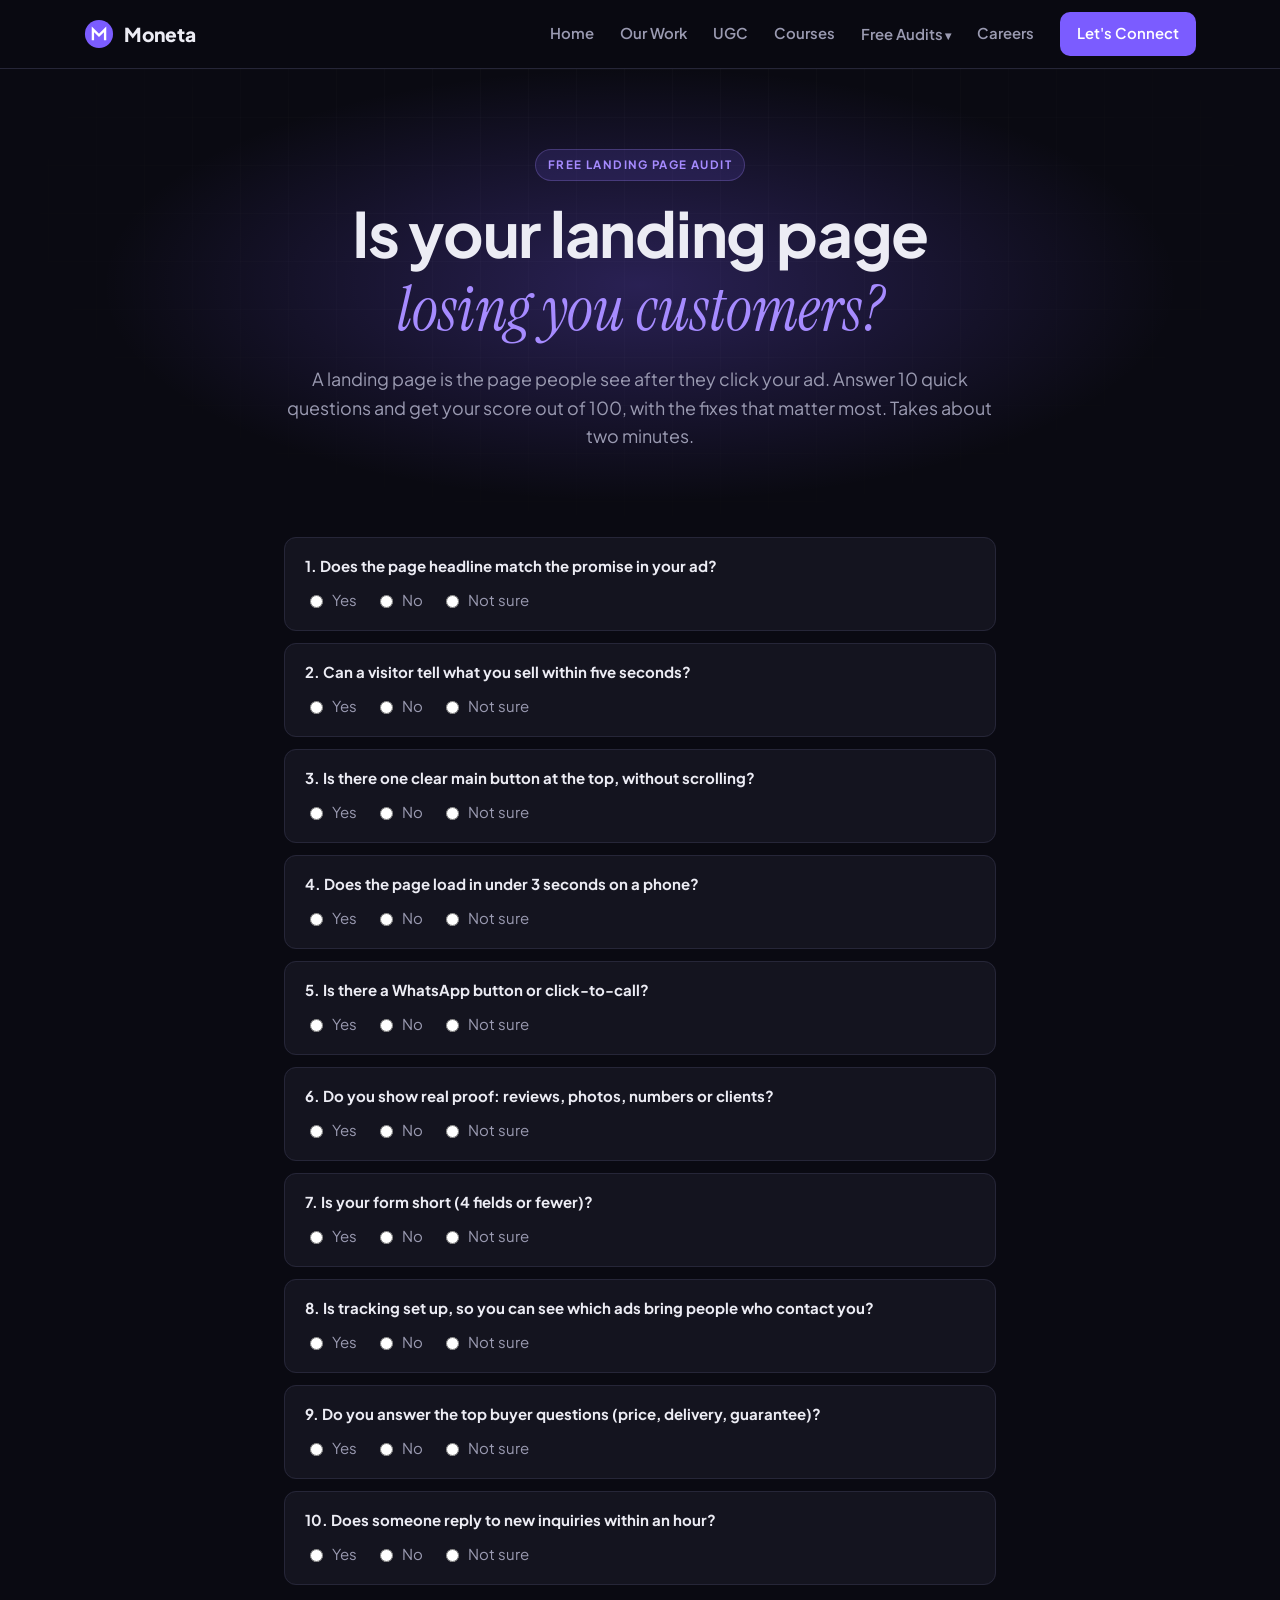
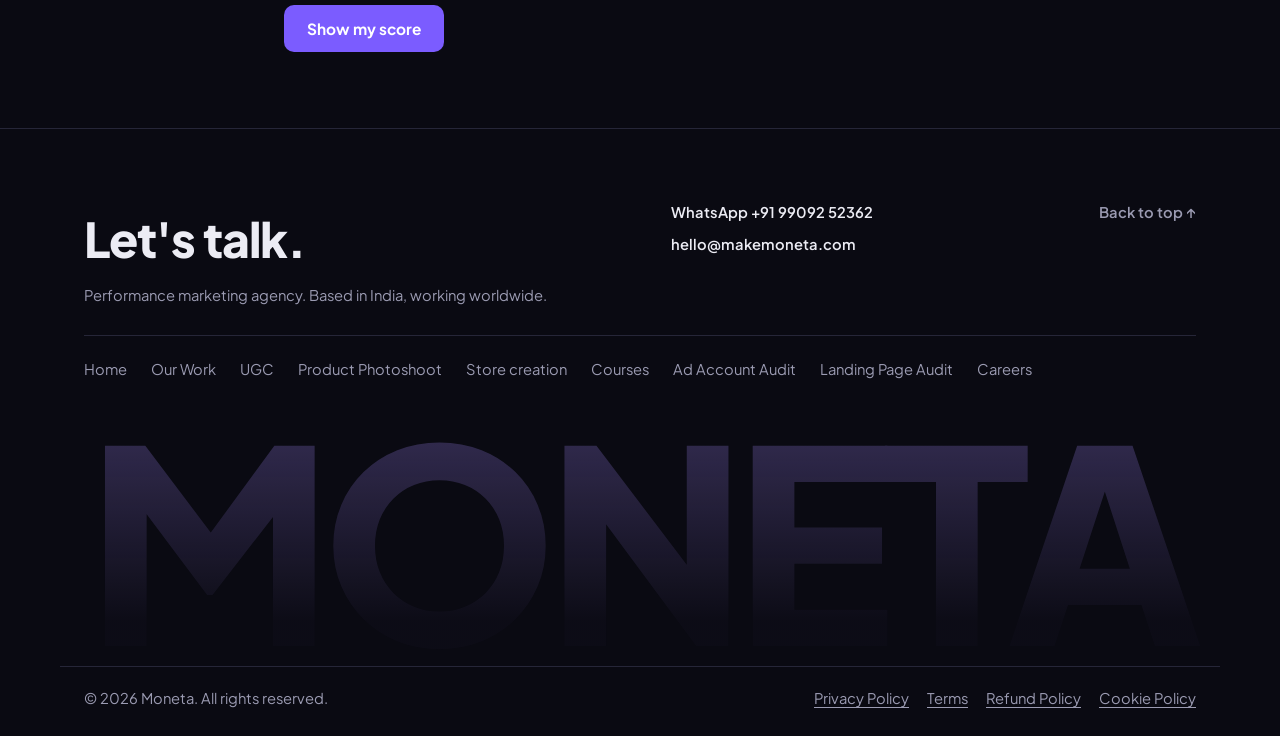
<file: landing-page-audit.html>
<!DOCTYPE html>
<html lang="en">
<head>
<meta charset="utf-8">
<meta name="viewport" content="width=device-width, initial-scale=1">
<title>Free Landing Page Audit | Moneta</title>
<meta name="description" content="Score your landing page out of 100 in two minutes and get the fixes that matter most. Free tool from Moneta.">
<link rel="canonical" href="https://makemoneta.com/landing-page-audit.html">
<link rel="icon" href="favicon.svg" type="image/svg+xml">
<meta property="og:type" content="website">
<meta property="og:title" content="Free Landing Page Audit | Moneta">
<meta property="og:description" content="Score your landing page out of 100 in two minutes and get the fixes that matter most. Free tool from Moneta.">
<meta name="theme-color" content="#0a0a12">
<link rel="preconnect" href="https://fonts.googleapis.com">
<link rel="preconnect" href="https://fonts.gstatic.com" crossorigin>
<link href="https://fonts.googleapis.com/css2?family=Instrument+Serif:ital@1&family=Plus+Jakarta+Sans:wght@400;600;700;800&display=swap" rel="stylesheet">
<link rel="stylesheet" href="styles.css">
</head>
<body>
<header class="site-header">
  <div class="wrap">
    <a class="brand" href="index.html" aria-label="Moneta home"><svg viewBox="0 0 64 64" aria-hidden="true"><circle cx="32" cy="32" r="30" fill="#7b5cff"/><path d="M19 43V22l13 13 13-13v21" fill="none" stroke="#fff" stroke-width="5" stroke-linecap="square"/></svg><span>Moneta</span></a>
    <button class="menu-btn" type="button" aria-label="Open menu" onclick="this.closest('header').classList.toggle('open')"><span></span><span></span><span></span></button>
    <nav class="nav" aria-label="Main">
      <a href="index.html">Home</a>
      <a href="our-work.html">Our Work</a>
      <a href="ugc.html">UGC</a>
      <a href="courses.html">Courses</a>
      <div class="dd">
        <button class="dd-btn" type="button" aria-haspopup="true">Free Audits</button>
        <div class="dd-menu">
          <a href="ad-account-audit.html">Ad Account Audit</a>
          <a href="landing-page-audit.html">Landing Page Audit</a>
        </div>
      </div>
      <a href="careers.html">Careers</a>
      <a class="btn btn-primary btn-small" href="index.html#audit">Let's Connect</a>
    </nav>
  </div>
</header>
<main>
<section class="hero page-hero">
  <div class="wrap">
    <span class="pill">Free landing page audit</span>
    <h1>Is your landing page <span class="serif accent">losing you customers?</span></h1>
    <p class="lead">A landing page is the page people see after they click your ad. Answer 10 quick questions and get your score out of 100, with the fixes that matter most. Takes about two minutes.</p>
  </div>
</section>
<section style="padding-top:0">
  <div class="wrap quiz-wrap">
    <form id="lp-quiz" class="quiz">
<fieldset class="q"><legend>1. Does the page headline match the promise in your ad?</legend><label><input type="radio" name="q0" value="12"> Yes</label><label><input type="radio" name="q0" value="0"> No</label><label><input type="radio" name="q0" value="half"> Not sure</label></fieldset>
<fieldset class="q"><legend>2. Can a visitor tell what you sell within five seconds?</legend><label><input type="radio" name="q1" value="12"> Yes</label><label><input type="radio" name="q1" value="0"> No</label><label><input type="radio" name="q1" value="half"> Not sure</label></fieldset>
<fieldset class="q"><legend>3. Is there one clear main button at the top, without scrolling?</legend><label><input type="radio" name="q2" value="10"> Yes</label><label><input type="radio" name="q2" value="0"> No</label><label><input type="radio" name="q2" value="half"> Not sure</label></fieldset>
<fieldset class="q"><legend>4. Does the page load in under 3 seconds on a phone?</legend><label><input type="radio" name="q3" value="12"> Yes</label><label><input type="radio" name="q3" value="0"> No</label><label><input type="radio" name="q3" value="half"> Not sure</label></fieldset>
<fieldset class="q"><legend>5. Is there a WhatsApp button or click-to-call?</legend><label><input type="radio" name="q4" value="8"> Yes</label><label><input type="radio" name="q4" value="0"> No</label><label><input type="radio" name="q4" value="half"> Not sure</label></fieldset>
<fieldset class="q"><legend>6. Do you show real proof: reviews, photos, numbers or clients?</legend><label><input type="radio" name="q5" value="10"> Yes</label><label><input type="radio" name="q5" value="0"> No</label><label><input type="radio" name="q5" value="half"> Not sure</label></fieldset>
<fieldset class="q"><legend>7. Is your form short (4 fields or fewer)?</legend><label><input type="radio" name="q6" value="8"> Yes</label><label><input type="radio" name="q6" value="0"> No</label><label><input type="radio" name="q6" value="half"> Not sure</label></fieldset>
<fieldset class="q"><legend>8. Is tracking set up, so you can see which ads bring people who contact you?</legend><label><input type="radio" name="q7" value="12"> Yes</label><label><input type="radio" name="q7" value="0"> No</label><label><input type="radio" name="q7" value="half"> Not sure</label></fieldset>
<fieldset class="q"><legend>9. Do you answer the top buyer questions (price, delivery, guarantee)?</legend><label><input type="radio" name="q8" value="8"> Yes</label><label><input type="radio" name="q8" value="0"> No</label><label><input type="radio" name="q8" value="half"> Not sure</label></fieldset>
<fieldset class="q"><legend>10. Does someone reply to new inquiries within an hour?</legend><label><input type="radio" name="q9" value="8"> Yes</label><label><input type="radio" name="q9" value="0"> No</label><label><input type="radio" name="q9" value="half"> Not sure</label></fieldset>
      <button class="btn btn-primary" type="submit">Show my score</button>
    </form>
    <div id="lp-result" class="result" hidden>
      <span class="pill">Your score</span>
      <div class="score"><b id="lp-score">0</b><span>/100</span></div>
      <p id="lp-verdict" class="verdict"></p>
      <h3>Fix these first</h3>
      <ol id="lp-fixes"></ol>
      <p class="muted">Want us to look at the page itself? Send the link and we'll send back a free video audit within 3 working days.</p>
      <form class="wa-form lead-form" data-wa="Hi Taher, I used your landing page audit tool. Can you review my page?" data-form="landing-page-audit" novalidate>
  <input class="full" name="name" data-label="Name" placeholder="Your name" aria-label="Your name" autocomplete="name" required><input class="full" name="page" data-label="Link to your landing page" placeholder="Link to your landing page" aria-label="Link to your landing page" required>
  <input type="hidden" name="score" data-label="Landing page score" id="lp-score-field" value=""><button class="btn btn-primary full wa-btn" type="submit"><svg viewBox="0 0 24 24" aria-hidden="true"><path d="M20 12a8 8 0 0 1-11.6 7.1L4 20l1-4.2A8 8 0 1 1 20 12z"/></svg>Send for a free expert review</button>
</form>
<p class="hint center">Opens WhatsApp with your details filled in, so we can reply straight away. Prefer email? <a href="mailto:hello@makemoneta.com?subject=Landing%20page%20review%20request">hello@makemoneta.com</a></p>
    </div>
  </div>
</section>
</main>
<footer class="site-footer big-footer">
  <div class="wrap">
    <div class="ft-top">
      <div>
        <p class="ft-hello">Let's talk.</p>
        <p class="ft-sub">Performance marketing agency. Based in India, working worldwide.</p>
      </div>
      <div class="ft-contact">
        <a href="https://wa.me/919909252362" target="_blank" rel="noopener">WhatsApp +91 99092 52362</a>
        <a href="mailto:hello@makemoneta.com">hello@makemoneta.com</a>
      </div>
      <a class="ft-top-link" href="#">Back to top &#8593;</a>
    </div>
    <div class="ft-links">
      <a href="index.html">Home</a><a href="our-work.html">Our Work</a><a href="ugc.html">UGC</a><a href="product-photoshoot.html">Product Photoshoot</a><a href="store-creation.html">Store creation</a><a href="courses.html">Courses</a><a href="ad-account-audit.html">Ad Account Audit</a><a href="landing-page-audit.html">Landing Page Audit</a><a href="careers.html">Careers</a>
    </div>
  </div>
  <div class="ft-mark" aria-hidden="true">
    <span>MONETA</span>
    <div class="ft-art"></div>
  </div>
  <div class="wrap foot-bottom">
    <span>© 2026 Moneta. All rights reserved.</span>
    <nav aria-label="Legal"><a href="privacy.html">Privacy Policy</a><a href="terms.html">Terms</a><a href="refund-policy.html">Refund Policy</a><a href="cookie-policy.html">Cookie Policy</a></nav>
  </div>
</footer>
<script>
document.querySelectorAll('.stepper').forEach(function (st) {
  var steps = st.querySelectorAll('.st-step'), dots = st.querySelectorAll('.st-dots i'), back = st.querySelector('.st-back'), i = 0, ans = {};
  function show(n) {
    i = n;
    steps.forEach(function (s, k) { s.classList.toggle('on', k === n); });
    dots.forEach(function (d, k) { d.classList.toggle('on', k <= n); });
    st.querySelector('.st-count b').textContent = n + 1;
    back.hidden = n === 0;
    if (n === steps.length - 1) { var f = st.querySelector('input[name=name]'); if (f) f.focus(); }
  }
  st.querySelectorAll('.opt').forEach(function (b) {
    b.addEventListener('click', function () {
      var step = b.closest('.st-step');
      step.querySelectorAll('.opt').forEach(function (x) { x.classList.remove('sel'); });
      b.classList.add('sel');
      ans[step.getAttribute('data-q')] = b.getAttribute('data-v');
      setTimeout(function () { show(i + 1); }, 180);
    });
  });
  back.addEventListener('click', function () { if (i > 0) show(i - 1); });
  st.querySelector('.st-send').addEventListener('click', function () {
    var name = st.querySelector('input[name=name]'), site = st.querySelector('input[name=site]');
    if (!name.value.trim()) { name.focus(); name.classList.add('err'); return; }
    var lines = [st.getAttribute('data-wa'), 'Name: ' + name.value.trim()];
    Object.keys(ans).forEach(function (k) { lines.push(k + ': ' + ans[k]); });
    if (site.value.trim()) lines.push('Website or Instagram: ' + site.value.trim());
    var url = 'https://wa.me/919909252362?text=' + encodeURIComponent(lines.join('\n'));
    var w = window.open(url, '_blank'); if (w) { w.opener = null; } else { window.location.href = url; }
  });
});
document.querySelectorAll('form[data-wa]').forEach(function (form) {
  form.addEventListener('submit', function (e) {
    e.preventDefault();
    var lines = [form.getAttribute('data-wa')];
    var first = null, ok = true;
    Array.prototype.forEach.call(form.elements, function (el) {
      if (!el.name || !el.getAttribute('data-label')) return;
      var v = (el.value || '').trim();
      if (el.required && !v) { ok = false; if (!first) first = el; }
      if (v) lines.push(el.getAttribute('data-label') + ': ' + v);
    });
    if (!ok) { first.focus(); return; }
    var url = 'https://wa.me/919909252362?text=' + encodeURIComponent(lines.join('\n'));
    var w = window.open(url, '_blank'); if (w) { w.opener = null; } else { window.location.href = url; }
  });
});
</script>
<script>
(function () {
  var W = [12, 12, 10, 12, 8, 10, 8, 12, 8, 8], FIX = ['Rewrite the headline to repeat the exact promise from your ad.', 'Say what you sell and who it is for in the first line of the page.', 'Use one main button with one action, and repeat it down the page.', 'Make images smaller and remove slow add-ons so the page opens in under 3 seconds.', 'Add a WhatsApp button and click-to-call, especially on mobile.', 'Add real reviews, photos of your work or numbers you can stand behind.', 'Cut the form to name, phone and one question.', 'Install tracking so you know which ads bring leads and sales.', 'Answer price, delivery and guarantee questions right on the page.', 'Set up instant replies so no inquiry waits more than a few minutes.'];
  var form = document.getElementById('lp-quiz');
  form.addEventListener('submit', function (e) {
    e.preventDefault();
    var score = 0, missed = [], answered = 0;
    for (var i = 0; i < W.length; i++) {
      var c = form.querySelector('input[name="q' + i + '"]:checked');
      if (!c) continue;
      answered++;
      if (c.value === 'half') { score += Math.round(W[i] / 2); missed.push(i); }
      else if (c.value === '0') { missed.push(i); }
      else { score += W[i]; }
    }
    for (var j = 0; j < W.length; j++) {
      if (!form.querySelector('input[name="q' + j + '"]:checked')) missed.push(j);
    }
    missed.sort(function (a, b) { return W[b] - W[a]; });
    var uniq = missed.filter(function (v, k) { return missed.indexOf(v) === k; });
    document.getElementById('lp-score').textContent = score;
    var v = score >= 80 ? 'Strong page. A few tweaks will squeeze out more leads.' : score >= 55 ? 'Decent, but you are probably losing a good share of visitors.' : 'This page is likely costing you most of your ad budget.';
    document.getElementById('lp-verdict').textContent = v;
    var ol = document.getElementById('lp-fixes'); ol.innerHTML = '';
    uniq.slice(0, 3).forEach(function (k) { var li = document.createElement('li'); li.textContent = FIX[k]; ol.appendChild(li); });
    if (!uniq.length) { var li = document.createElement('li'); li.textContent = 'Nothing major. Test new headlines and offers to keep improving.'; ol.appendChild(li); }
    document.getElementById('lp-score-field').value = score + '/100';
    var r = document.getElementById('lp-result'); r.hidden = false; r.scrollIntoView({behavior: 'smooth', block: 'start'});
  });
})();
</script>
</body>
</html>
</file>
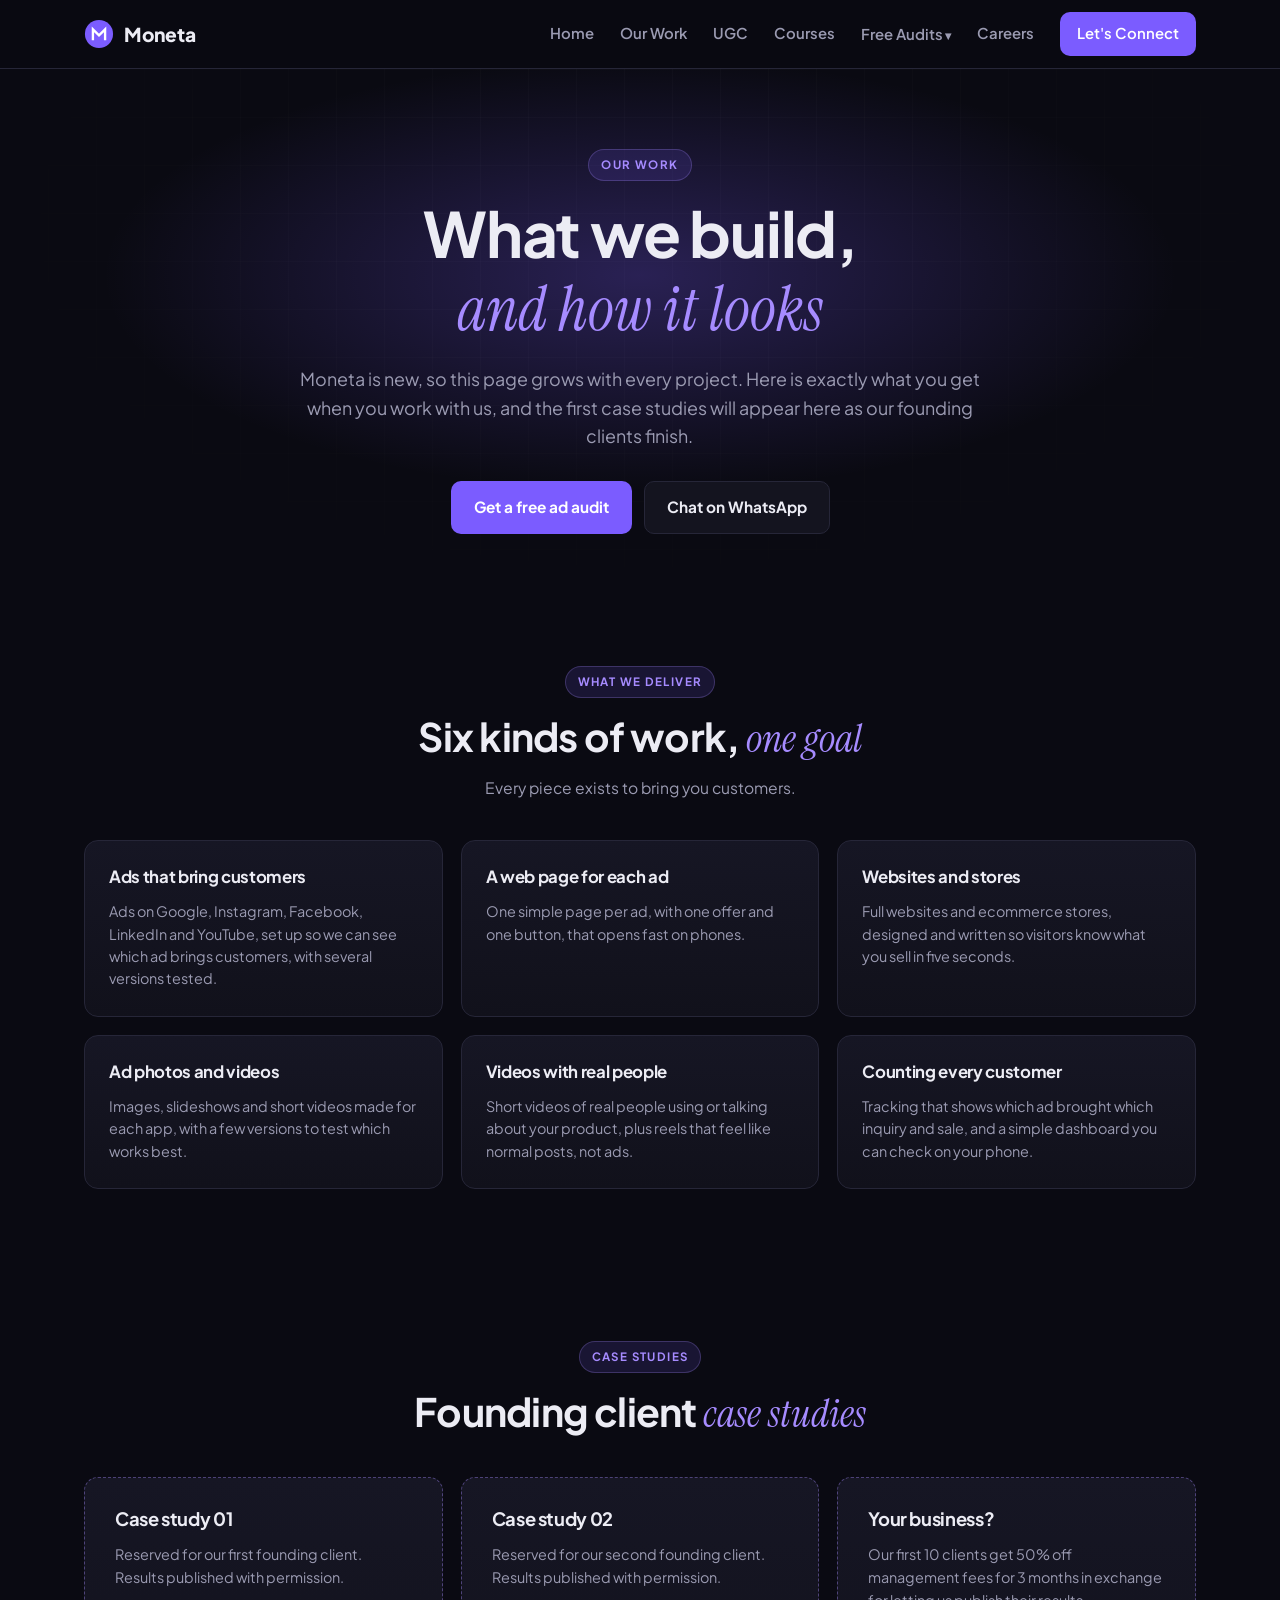
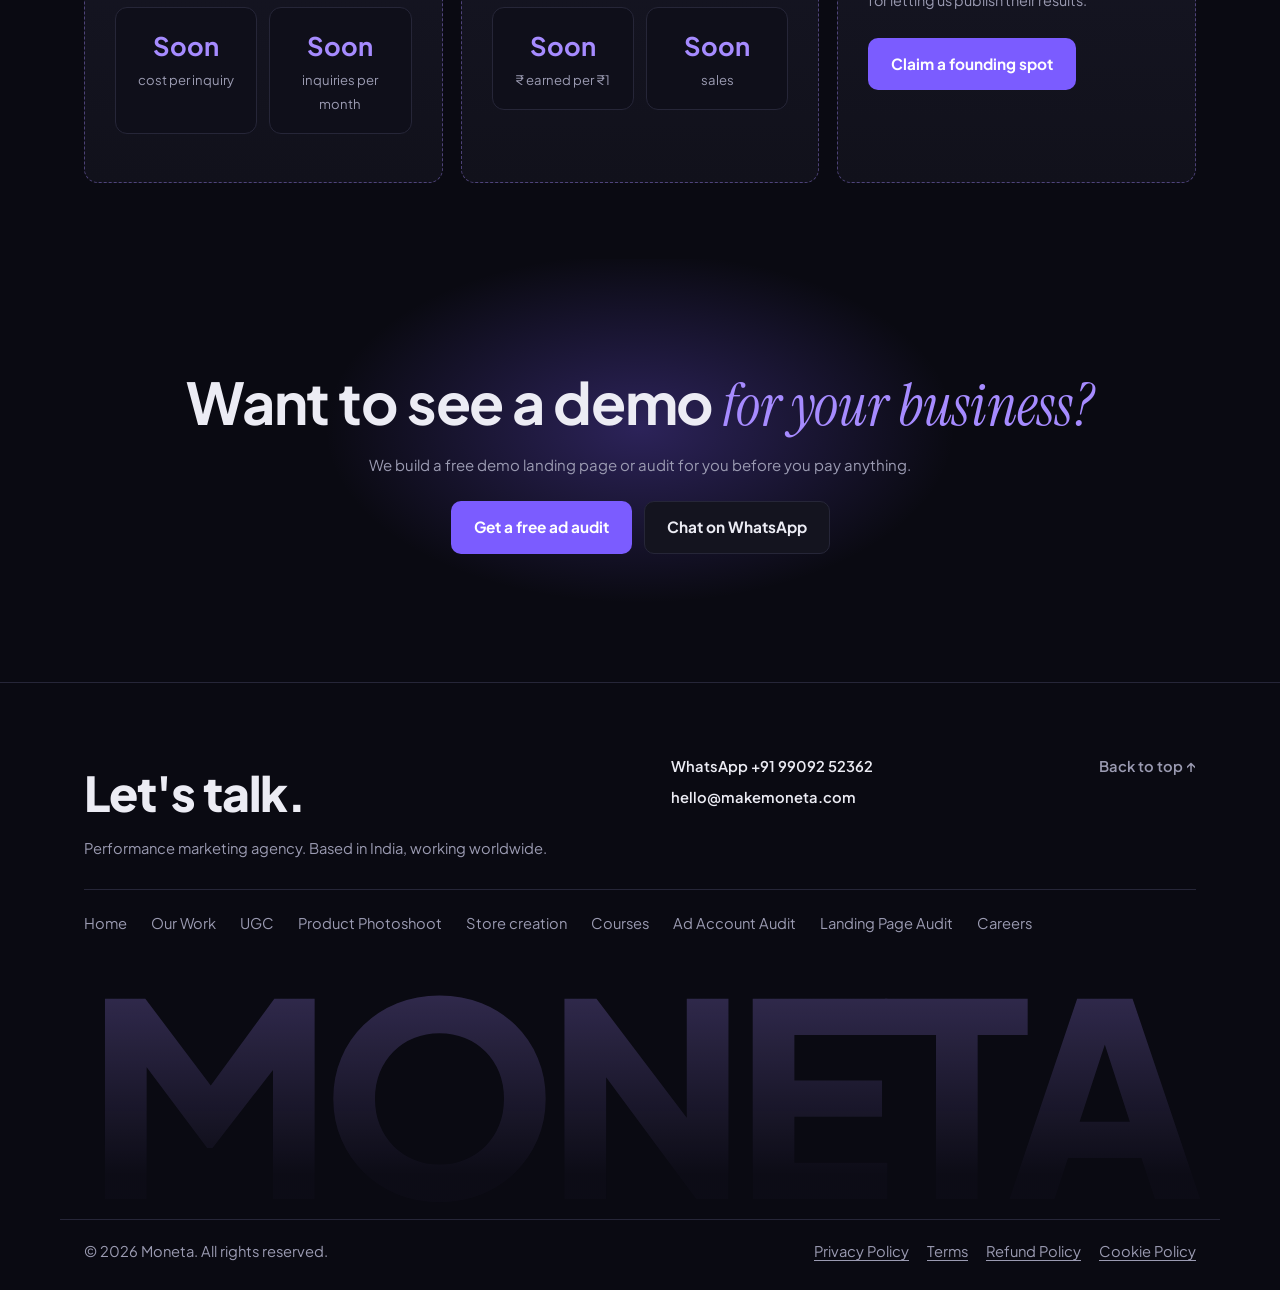
<file: our-work.html>
<!DOCTYPE html>
<html lang="en">
<head>
<meta charset="utf-8">
<meta name="viewport" content="width=device-width, initial-scale=1">
<title>Our Work | Moneta</title>
<meta name="description" content="What Moneta builds for clients: ad campaigns, landing pages, websites, creatives, video and tracking. Real case studies are added as founding clients finish.">
<link rel="canonical" href="https://makemoneta.com/our-work.html">
<link rel="icon" href="favicon.svg" type="image/svg+xml">
<meta property="og:type" content="website">
<meta property="og:title" content="Our Work | Moneta">
<meta property="og:description" content="What Moneta builds for clients: ad campaigns, landing pages, websites, creatives, video and tracking. Real case studies are added as founding clients finish.">
<meta name="theme-color" content="#0a0a12">
<link rel="preconnect" href="https://fonts.googleapis.com">
<link rel="preconnect" href="https://fonts.gstatic.com" crossorigin>
<link href="https://fonts.googleapis.com/css2?family=Instrument+Serif:ital@1&family=Plus+Jakarta+Sans:wght@400;600;700;800&display=swap" rel="stylesheet">
<link rel="stylesheet" href="styles.css">
</head>
<body>
<header class="site-header">
  <div class="wrap">
    <a class="brand" href="index.html" aria-label="Moneta home"><svg viewBox="0 0 64 64" aria-hidden="true"><circle cx="32" cy="32" r="30" fill="#7b5cff"/><path d="M19 43V22l13 13 13-13v21" fill="none" stroke="#fff" stroke-width="5" stroke-linecap="square"/></svg><span>Moneta</span></a>
    <button class="menu-btn" type="button" aria-label="Open menu" onclick="this.closest('header').classList.toggle('open')"><span></span><span></span><span></span></button>
    <nav class="nav" aria-label="Main">
      <a href="index.html">Home</a>
      <a href="our-work.html">Our Work</a>
      <a href="ugc.html">UGC</a>
      <a href="courses.html">Courses</a>
      <div class="dd">
        <button class="dd-btn" type="button" aria-haspopup="true">Free Audits</button>
        <div class="dd-menu">
          <a href="ad-account-audit.html">Ad Account Audit</a>
          <a href="landing-page-audit.html">Landing Page Audit</a>
        </div>
      </div>
      <a href="careers.html">Careers</a>
      <a class="btn btn-primary btn-small" href="index.html#audit">Let's Connect</a>
    </nav>
  </div>
</header>
<main>
<section class="hero page-hero">
  <div class="wrap">
    <span class="pill">Our work</span>
    <h1>What we build, <span class="serif accent">and how it looks</span></h1>
    <p class="lead">Moneta is new, so this page grows with every project. Here is exactly what you get when you work with us, and the first case studies will appear here as our founding clients finish.</p>
    <div class="actions"><a class="btn btn-primary" href="index.html#audit">Get a free ad audit</a><a class="btn btn-ghost" href="https://wa.me/919909252362" target="_blank" rel="noopener">Chat on WhatsApp</a></div>
  </div>
</section><section>
  <div class="wrap">
    <div class="section-head"><span class="pill">What we deliver</span><h2>Six kinds of work, <span class="serif accent">one goal</span></h2><p>Every piece exists to bring you customers.</p></div>
    <div class="cards c3">
<div class="card"><h3>Ads that bring customers</h3><p>Ads on Google, Instagram, Facebook, LinkedIn and YouTube, set up so we can see which ad brings customers, with several versions tested.</p></div>
<div class="card"><h3>A web page for each ad</h3><p>One simple page per ad, with one offer and one button, that opens fast on phones.</p></div>
<div class="card"><h3>Websites and stores</h3><p>Full websites and ecommerce stores, designed and written so visitors know what you sell in five seconds.</p></div>
<div class="card"><h3>Ad photos and videos</h3><p>Images, slideshows and short videos made for each app, with a few versions to test which works best.</p></div>
<div class="card"><h3>Videos with real people</h3><p>Short videos of real people using or talking about your product, plus reels that feel like normal posts, not ads.</p></div>
<div class="card"><h3>Counting every customer</h3><p>Tracking that shows which ad brought which inquiry and sale, and a simple dashboard you can check on your phone.</p></div>
</div>
  </div>
</section><section>
  <div class="wrap">
    <div class="section-head"><span class="pill">Case studies</span><h2>Founding client <span class="serif accent">case studies</span></h2></div>
    <div class="cards c3">
<div class="case"><h3>Case study 01</h3><p>Reserved for our first founding client. Results published with permission.</p><div class="stats"><div><b>Soon</b><span>cost per inquiry</span></div><div><b>Soon</b><span>inquiries per month</span></div></div></div>
<div class="case"><h3>Case study 02</h3><p>Reserved for our second founding client. Results published with permission.</p><div class="stats"><div><b>Soon</b><span>₹ earned per ₹1</span></div><div><b>Soon</b><span>sales</span></div></div></div>
<div class="case"><h3>Your business?</h3><p>Our first 10 clients get 50% off management fees for 3 months in exchange for letting us publish their results.</p><a class="btn btn-primary" href="index.html#audit" style="margin-top:12px">Claim a founding spot</a></div>
</div>
  </div>
</section><section class="final">
  <div class="wrap">
    <h2>Want to see a demo <span class="serif accent">for your business?</span></h2>
    <p class="muted">We build a free demo landing page or audit for you before you pay anything.</p>
    <div class="actions"><a class="btn btn-primary" href="index.html#audit">Get a free ad audit</a><a class="btn btn-ghost" href="https://wa.me/919909252362" target="_blank" rel="noopener">Chat on WhatsApp</a></div>
  </div>
</section>
</main>
<footer class="site-footer big-footer">
  <div class="wrap">
    <div class="ft-top">
      <div>
        <p class="ft-hello">Let's talk.</p>
        <p class="ft-sub">Performance marketing agency. Based in India, working worldwide.</p>
      </div>
      <div class="ft-contact">
        <a href="https://wa.me/919909252362" target="_blank" rel="noopener">WhatsApp +91 99092 52362</a>
        <a href="mailto:hello@makemoneta.com">hello@makemoneta.com</a>
      </div>
      <a class="ft-top-link" href="#">Back to top &#8593;</a>
    </div>
    <div class="ft-links">
      <a href="index.html">Home</a><a href="our-work.html">Our Work</a><a href="ugc.html">UGC</a><a href="product-photoshoot.html">Product Photoshoot</a><a href="store-creation.html">Store creation</a><a href="courses.html">Courses</a><a href="ad-account-audit.html">Ad Account Audit</a><a href="landing-page-audit.html">Landing Page Audit</a><a href="careers.html">Careers</a>
    </div>
  </div>
  <div class="ft-mark" aria-hidden="true">
    <span>MONETA</span>
    <div class="ft-art"></div>
  </div>
  <div class="wrap foot-bottom">
    <span>© 2026 Moneta. All rights reserved.</span>
    <nav aria-label="Legal"><a href="privacy.html">Privacy Policy</a><a href="terms.html">Terms</a><a href="refund-policy.html">Refund Policy</a><a href="cookie-policy.html">Cookie Policy</a></nav>
  </div>
</footer>
<script>
document.querySelectorAll('.stepper').forEach(function (st) {
  var steps = st.querySelectorAll('.st-step'), dots = st.querySelectorAll('.st-dots i'), back = st.querySelector('.st-back'), i = 0, ans = {};
  function show(n) {
    i = n;
    steps.forEach(function (s, k) { s.classList.toggle('on', k === n); });
    dots.forEach(function (d, k) { d.classList.toggle('on', k <= n); });
    st.querySelector('.st-count b').textContent = n + 1;
    back.hidden = n === 0;
    if (n === steps.length - 1) { var f = st.querySelector('input[name=name]'); if (f) f.focus(); }
  }
  st.querySelectorAll('.opt').forEach(function (b) {
    b.addEventListener('click', function () {
      var step = b.closest('.st-step');
      step.querySelectorAll('.opt').forEach(function (x) { x.classList.remove('sel'); });
      b.classList.add('sel');
      ans[step.getAttribute('data-q')] = b.getAttribute('data-v');
      setTimeout(function () { show(i + 1); }, 180);
    });
  });
  back.addEventListener('click', function () { if (i > 0) show(i - 1); });
  st.querySelector('.st-send').addEventListener('click', function () {
    var name = st.querySelector('input[name=name]'), site = st.querySelector('input[name=site]');
    if (!name.value.trim()) { name.focus(); name.classList.add('err'); return; }
    var lines = [st.getAttribute('data-wa'), 'Name: ' + name.value.trim()];
    Object.keys(ans).forEach(function (k) { lines.push(k + ': ' + ans[k]); });
    if (site.value.trim()) lines.push('Website or Instagram: ' + site.value.trim());
    var url = 'https://wa.me/919909252362?text=' + encodeURIComponent(lines.join('\n'));
    var w = window.open(url, '_blank'); if (w) { w.opener = null; } else { window.location.href = url; }
  });
});
document.querySelectorAll('form[data-wa]').forEach(function (form) {
  form.addEventListener('submit', function (e) {
    e.preventDefault();
    var lines = [form.getAttribute('data-wa')];
    var first = null, ok = true;
    Array.prototype.forEach.call(form.elements, function (el) {
      if (!el.name || !el.getAttribute('data-label')) return;
      var v = (el.value || '').trim();
      if (el.required && !v) { ok = false; if (!first) first = el; }
      if (v) lines.push(el.getAttribute('data-label') + ': ' + v);
    });
    if (!ok) { first.focus(); return; }
    var url = 'https://wa.me/919909252362?text=' + encodeURIComponent(lines.join('\n'));
    var w = window.open(url, '_blank'); if (w) { w.opener = null; } else { window.location.href = url; }
  });
});
</script>
</body>
</html>
</file>
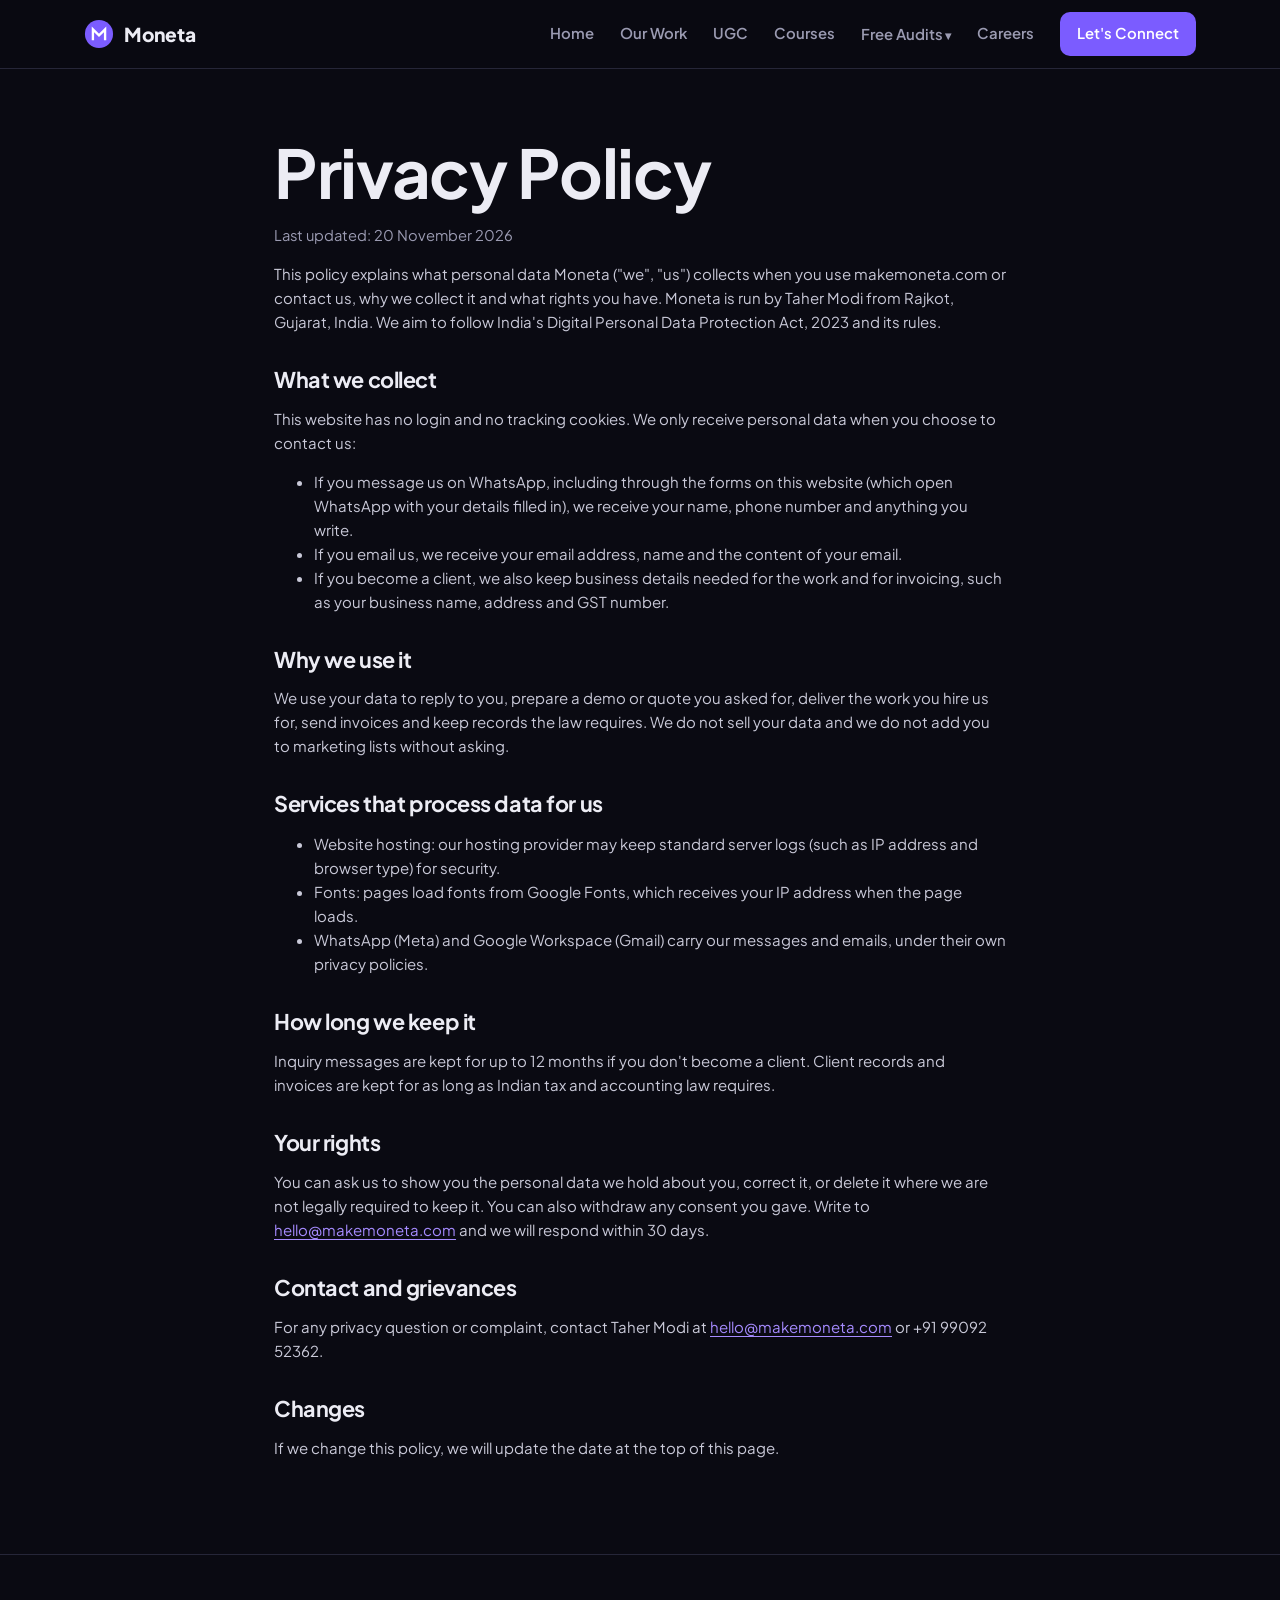
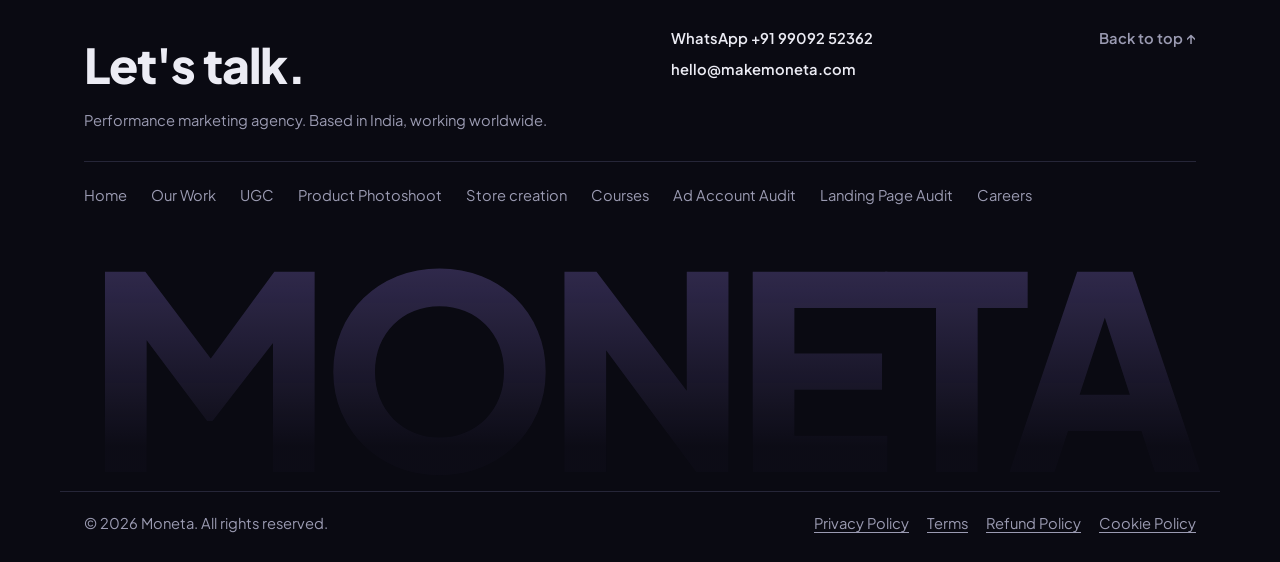
<file: privacy.html>
<!DOCTYPE html>
<html lang="en-IN">
<head>
<meta charset="utf-8">
<meta name="viewport" content="width=device-width, initial-scale=1">
<title>Privacy Policy | Moneta</title>
<meta name="description" content="How Moneta handles personal data shared through makemoneta.com, WhatsApp and email.">
<link rel="canonical" href="https://www.makemoneta.com/privacy.html">
<link rel="icon" href="favicon.svg" type="image/svg+xml">
<link rel="preconnect" href="https://fonts.googleapis.com">
<link rel="preconnect" href="https://fonts.gstatic.com" crossorigin>
<link href="https://fonts.googleapis.com/css2?family=Instrument+Serif:ital@1&family=Plus+Jakarta+Sans:wght@400;600;700;800&display=swap" rel="stylesheet">
<link rel="stylesheet" href="styles.css">
</head>
<body>
<header class="site-header">
  <div class="wrap">
    <a class="brand" href="index.html" aria-label="Moneta home"><svg viewBox="0 0 64 64" aria-hidden="true"><circle cx="32" cy="32" r="30" fill="#7b5cff"/><path d="M19 43V22l13 13 13-13v21" fill="none" stroke="#fff" stroke-width="5" stroke-linecap="square"/></svg><span>Moneta</span></a>
    <button class="menu-btn" type="button" aria-label="Open menu" onclick="this.closest('header').classList.toggle('open')"><span></span><span></span><span></span></button>
    <nav class="nav" aria-label="Main">
      <a href="index.html">Home</a>
      <a href="our-work.html">Our Work</a>
      <a href="ugc.html">UGC</a>
      <a href="courses.html">Courses</a>
      <div class="dd">
        <button class="dd-btn" type="button" aria-haspopup="true">Free Audits</button>
        <div class="dd-menu">
          <a href="ad-account-audit.html">Ad Account Audit</a>
          <a href="landing-page-audit.html">Landing Page Audit</a>
        </div>
      </div>
      <a href="careers.html">Careers</a>
      <a class="btn btn-primary btn-small" href="index.html#audit">Let's Connect</a>
    </nav>
  </div>
</header>

<main class="legal">
  <div class="wrap">
    <h1>Privacy Policy</h1>
    <p class="updated">Last updated: 20 November 2026</p>

    <p>This policy explains what personal data Moneta ("we", "us") collects when you use makemoneta.com or contact us, why we collect it and what rights you have. Moneta is run by Taher Modi from Rajkot, Gujarat, India. We aim to follow India's Digital Personal Data Protection Act, 2023 and its rules.</p>

    <h2>What we collect</h2>
    <p>This website has no login and no tracking cookies. We only receive personal data when you choose to contact us:</p>
    <ul>
      <li>If you message us on WhatsApp, including through the forms on this website (which open WhatsApp with your details filled in), we receive your name, phone number and anything you write.</li>
      <li>If you email us, we receive your email address, name and the content of your email.</li>
      <li>If you become a client, we also keep business details needed for the work and for invoicing, such as your business name, address and GST number.</li>
    </ul>

    <h2>Why we use it</h2>
    <p>We use your data to reply to you, prepare a demo or quote you asked for, deliver the work you hire us for, send invoices and keep records the law requires. We do not sell your data and we do not add you to marketing lists without asking.</p>

    <h2>Services that process data for us</h2>
    <ul>
      <li>Website hosting: our hosting provider may keep standard server logs (such as IP address and browser type) for security.</li>
      <li>Fonts: pages load fonts from Google Fonts, which receives your IP address when the page loads.</li>
      <li>WhatsApp (Meta) and Google Workspace (Gmail) carry our messages and emails, under their own privacy policies.</li>
    </ul>

    <h2>How long we keep it</h2>
    <p>Inquiry messages are kept for up to 12 months if you don't become a client. Client records and invoices are kept for as long as Indian tax and accounting law requires.</p>

    <h2>Your rights</h2>
    <p>You can ask us to show you the personal data we hold about you, correct it, or delete it where we are not legally required to keep it. You can also withdraw any consent you gave. Write to <a href="mailto:hello@makemoneta.com">hello@makemoneta.com</a> and we will respond within 30 days.</p>

    <h2>Contact and grievances</h2>
    <p>For any privacy question or complaint, contact Taher Modi at <a href="mailto:hello@makemoneta.com">hello@makemoneta.com</a> or +91 99092 52362.</p>

    <h2>Changes</h2>
    <p>If we change this policy, we will update the date at the top of this page.</p>
  </div>
</main>

<footer class="site-footer big-footer">
  <div class="wrap">
    <div class="ft-top">
      <div>
        <p class="ft-hello">Let's talk.</p>
        <p class="ft-sub">Performance marketing agency. Based in India, working worldwide.</p>
      </div>
      <div class="ft-contact">
        <a href="https://wa.me/919909252362" target="_blank" rel="noopener">WhatsApp +91 99092 52362</a>
        <a href="mailto:hello@makemoneta.com">hello@makemoneta.com</a>
      </div>
      <a class="ft-top-link" href="#">Back to top &#8593;</a>
    </div>
    <div class="ft-links">
      <a href="index.html">Home</a><a href="our-work.html">Our Work</a><a href="ugc.html">UGC</a><a href="product-photoshoot.html">Product Photoshoot</a><a href="store-creation.html">Store creation</a><a href="courses.html">Courses</a><a href="ad-account-audit.html">Ad Account Audit</a><a href="landing-page-audit.html">Landing Page Audit</a><a href="careers.html">Careers</a>
    </div>
  </div>
  <div class="ft-mark" aria-hidden="true">
    <span>MONETA</span>
    <div class="ft-art"></div>
  </div>
  <div class="wrap foot-bottom">
    <span>© 2026 Moneta. All rights reserved.</span>
    <nav aria-label="Legal"><a href="privacy.html">Privacy Policy</a><a href="terms.html">Terms</a><a href="refund-policy.html">Refund Policy</a><a href="cookie-policy.html">Cookie Policy</a></nav>
  </div>
</footer>
</body>
</html>
</file>
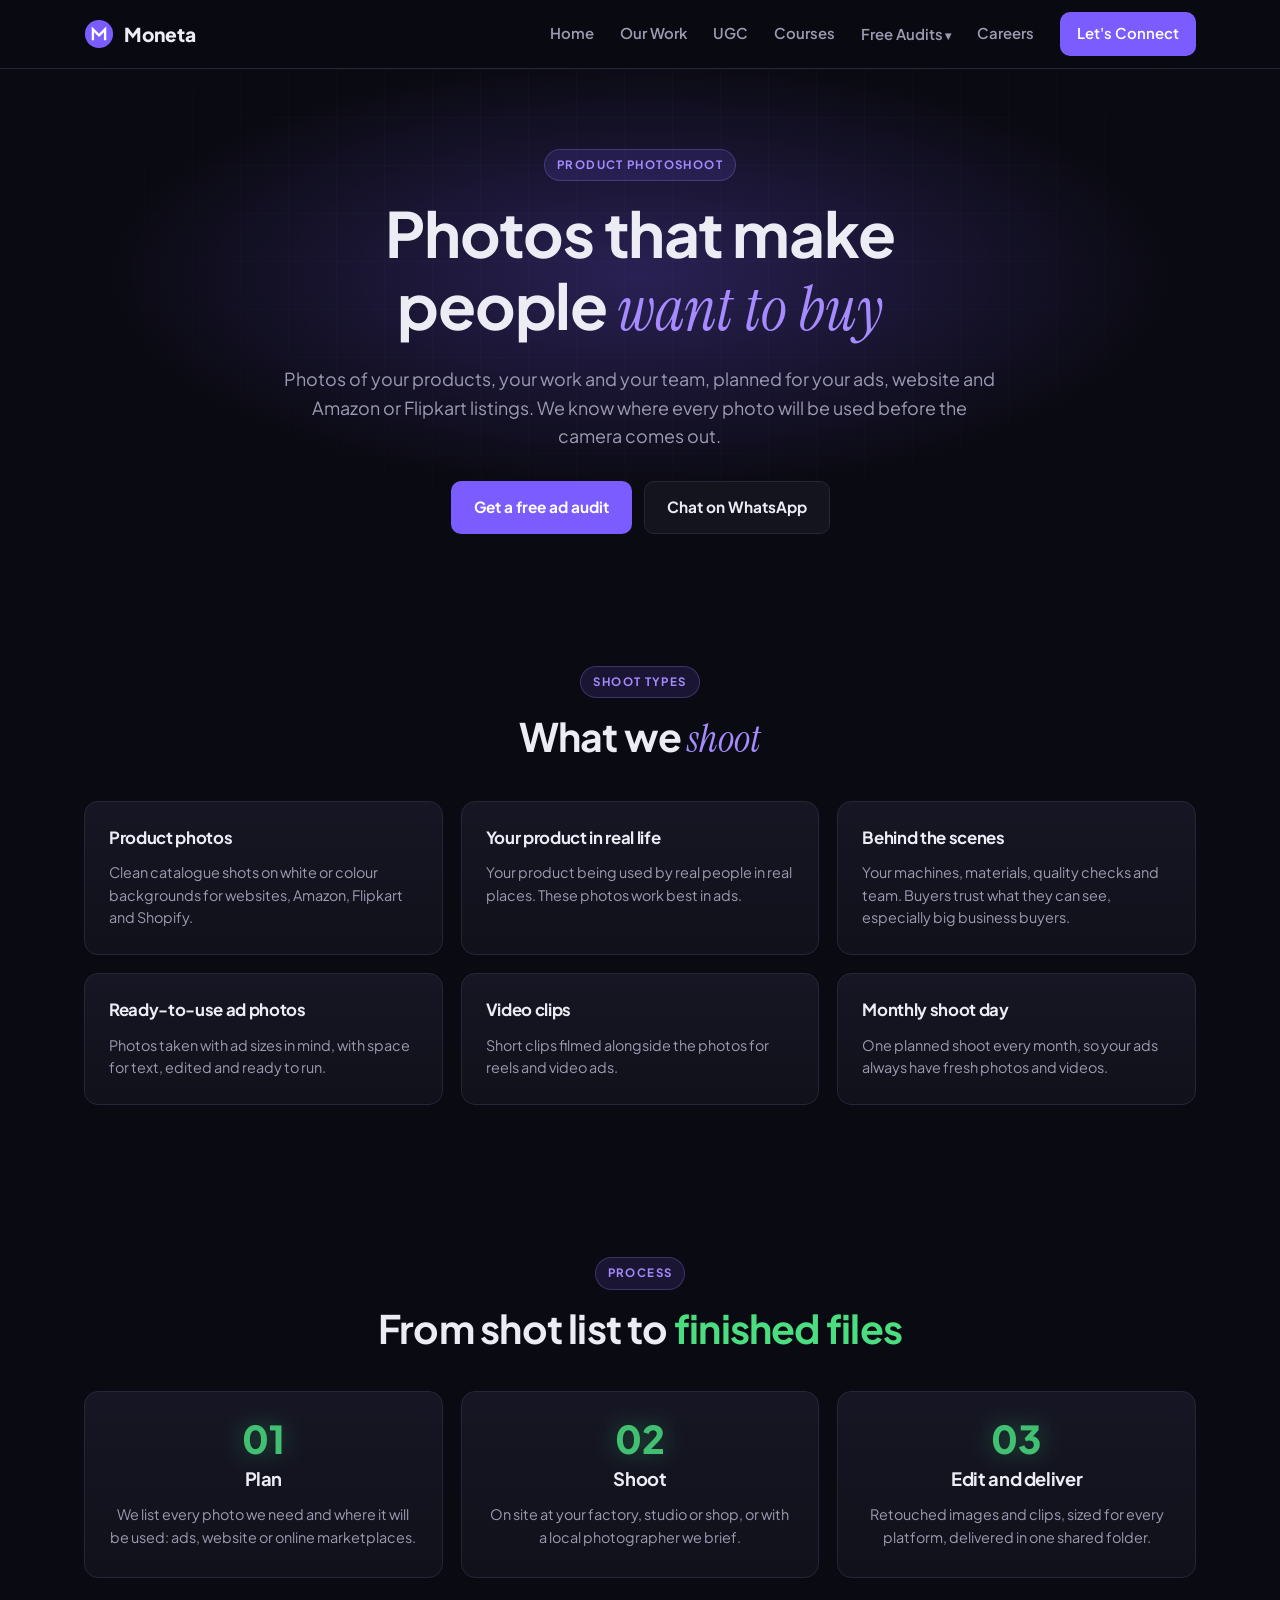
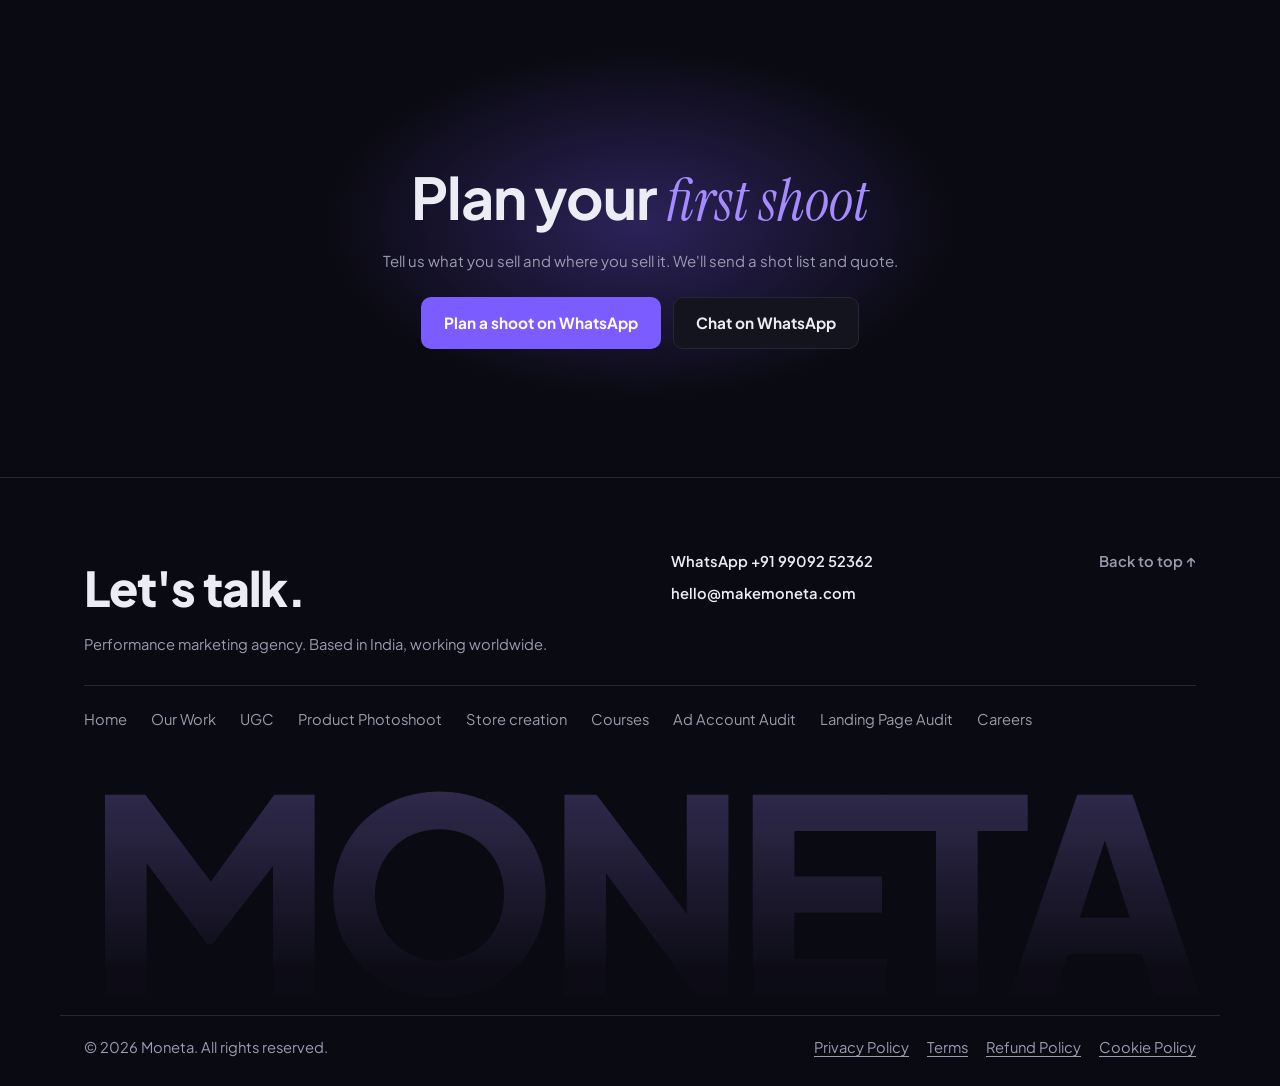
<file: product-photoshoot.html>
<!DOCTYPE html>
<html lang="en">
<head>
<meta charset="utf-8">
<meta name="viewport" content="width=device-width, initial-scale=1">
<title>Product Photoshoot | Moneta</title>
<meta name="description" content="Product, factory and lifestyle photoshoots planned for ads, websites and marketplaces. One shoot becomes a month of creatives.">
<link rel="canonical" href="https://makemoneta.com/product-photoshoot.html">
<link rel="icon" href="favicon.svg" type="image/svg+xml">
<meta property="og:type" content="website">
<meta property="og:title" content="Product Photoshoot | Moneta">
<meta property="og:description" content="Product, factory and lifestyle photoshoots planned for ads, websites and marketplaces. One shoot becomes a month of creatives.">
<meta name="theme-color" content="#0a0a12">
<link rel="preconnect" href="https://fonts.googleapis.com">
<link rel="preconnect" href="https://fonts.gstatic.com" crossorigin>
<link href="https://fonts.googleapis.com/css2?family=Instrument+Serif:ital@1&family=Plus+Jakarta+Sans:wght@400;600;700;800&display=swap" rel="stylesheet">
<link rel="stylesheet" href="styles.css">
</head>
<body>
<header class="site-header">
  <div class="wrap">
    <a class="brand" href="index.html" aria-label="Moneta home"><svg viewBox="0 0 64 64" aria-hidden="true"><circle cx="32" cy="32" r="30" fill="#7b5cff"/><path d="M19 43V22l13 13 13-13v21" fill="none" stroke="#fff" stroke-width="5" stroke-linecap="square"/></svg><span>Moneta</span></a>
    <button class="menu-btn" type="button" aria-label="Open menu" onclick="this.closest('header').classList.toggle('open')"><span></span><span></span><span></span></button>
    <nav class="nav" aria-label="Main">
      <a href="index.html">Home</a>
      <a href="our-work.html">Our Work</a>
      <a href="ugc.html">UGC</a>
      <a href="courses.html">Courses</a>
      <div class="dd">
        <button class="dd-btn" type="button" aria-haspopup="true">Free Audits</button>
        <div class="dd-menu">
          <a href="ad-account-audit.html">Ad Account Audit</a>
          <a href="landing-page-audit.html">Landing Page Audit</a>
        </div>
      </div>
      <a href="careers.html">Careers</a>
      <a class="btn btn-primary btn-small" href="index.html#audit">Let's Connect</a>
    </nav>
  </div>
</header>
<main>
<section class="hero page-hero">
  <div class="wrap">
    <span class="pill">Product photoshoot</span>
    <h1>Photos that make people <span class="serif accent">want to buy</span></h1>
    <p class="lead">Photos of your products, your work and your team, planned for your ads, website and Amazon or Flipkart listings. We know where every photo will be used before the camera comes out.</p>
    <div class="actions"><a class="btn btn-primary" href="index.html#audit">Get a free ad audit</a><a class="btn btn-ghost" href="https://wa.me/919909252362" target="_blank" rel="noopener">Chat on WhatsApp</a></div>
  </div>
</section><section>
  <div class="wrap">
    <div class="section-head"><span class="pill">Shoot types</span><h2>What we <span class="serif accent">shoot</span></h2></div>
    <div class="cards c3">
<div class="card"><h3>Product photos</h3><p>Clean catalogue shots on white or colour backgrounds for websites, Amazon, Flipkart and Shopify.</p></div>
<div class="card"><h3>Your product in real life</h3><p>Your product being used by real people in real places. These photos work best in ads.</p></div>
<div class="card"><h3>Behind the scenes</h3><p>Your machines, materials, quality checks and team. Buyers trust what they can see, especially big business buyers.</p></div>
<div class="card"><h3>Ready-to-use ad photos</h3><p>Photos taken with ad sizes in mind, with space for text, edited and ready to run.</p></div>
<div class="card"><h3>Video clips</h3><p>Short clips filmed alongside the photos for reels and video ads.</p></div>
<div class="card"><h3>Monthly shoot day</h3><p>One planned shoot every month, so your ads always have fresh photos and videos.</p></div>
</div>
  </div>
</section><section>
  <div class="wrap">
    <div class="section-head"><span class="pill">Process</span><h2>From shot list to <span class="good">finished files</span></h2></div>
    <div class="road">
<div class="step"><div class="num">01</div><h3>Plan</h3><p>We list every photo we need and where it will be used: ads, website or online marketplaces.</p></div>
<div class="step"><div class="num">02</div><h3>Shoot</h3><p>On site at your factory, studio or shop, or with a local photographer we brief.</p></div>
<div class="step"><div class="num">03</div><h3>Edit and deliver</h3><p>Retouched images and clips, sized for every platform, delivered in one shared folder.</p></div>
</div>
  </div>
</section><section class="final">
  <div class="wrap">
    <h2>Plan your <span class="serif accent">first shoot</span></h2>
    <p class="muted">Tell us what you sell and where you sell it. We'll send a shot list and quote.</p>
    <div class="actions"><a class="btn btn-primary" href="https://wa.me/919909252362?text=Hi%20Taher%2C%20I%27d%20like%20to%20plan%20a%20product%20shoot.">Plan a shoot on WhatsApp</a><a class="btn btn-ghost" href="https://wa.me/919909252362" target="_blank" rel="noopener">Chat on WhatsApp</a></div>
  </div>
</section>
</main>
<footer class="site-footer big-footer">
  <div class="wrap">
    <div class="ft-top">
      <div>
        <p class="ft-hello">Let's talk.</p>
        <p class="ft-sub">Performance marketing agency. Based in India, working worldwide.</p>
      </div>
      <div class="ft-contact">
        <a href="https://wa.me/919909252362" target="_blank" rel="noopener">WhatsApp +91 99092 52362</a>
        <a href="mailto:hello@makemoneta.com">hello@makemoneta.com</a>
      </div>
      <a class="ft-top-link" href="#">Back to top &#8593;</a>
    </div>
    <div class="ft-links">
      <a href="index.html">Home</a><a href="our-work.html">Our Work</a><a href="ugc.html">UGC</a><a href="product-photoshoot.html">Product Photoshoot</a><a href="store-creation.html">Store creation</a><a href="courses.html">Courses</a><a href="ad-account-audit.html">Ad Account Audit</a><a href="landing-page-audit.html">Landing Page Audit</a><a href="careers.html">Careers</a>
    </div>
  </div>
  <div class="ft-mark" aria-hidden="true">
    <span>MONETA</span>
    <div class="ft-art"></div>
  </div>
  <div class="wrap foot-bottom">
    <span>© 2026 Moneta. All rights reserved.</span>
    <nav aria-label="Legal"><a href="privacy.html">Privacy Policy</a><a href="terms.html">Terms</a><a href="refund-policy.html">Refund Policy</a><a href="cookie-policy.html">Cookie Policy</a></nav>
  </div>
</footer>
<script>
document.querySelectorAll('.stepper').forEach(function (st) {
  var steps = st.querySelectorAll('.st-step'), dots = st.querySelectorAll('.st-dots i'), back = st.querySelector('.st-back'), i = 0, ans = {};
  function show(n) {
    i = n;
    steps.forEach(function (s, k) { s.classList.toggle('on', k === n); });
    dots.forEach(function (d, k) { d.classList.toggle('on', k <= n); });
    st.querySelector('.st-count b').textContent = n + 1;
    back.hidden = n === 0;
    if (n === steps.length - 1) { var f = st.querySelector('input[name=name]'); if (f) f.focus(); }
  }
  st.querySelectorAll('.opt').forEach(function (b) {
    b.addEventListener('click', function () {
      var step = b.closest('.st-step');
      step.querySelectorAll('.opt').forEach(function (x) { x.classList.remove('sel'); });
      b.classList.add('sel');
      ans[step.getAttribute('data-q')] = b.getAttribute('data-v');
      setTimeout(function () { show(i + 1); }, 180);
    });
  });
  back.addEventListener('click', function () { if (i > 0) show(i - 1); });
  st.querySelector('.st-send').addEventListener('click', function () {
    var name = st.querySelector('input[name=name]'), site = st.querySelector('input[name=site]');
    if (!name.value.trim()) { name.focus(); name.classList.add('err'); return; }
    var lines = [st.getAttribute('data-wa'), 'Name: ' + name.value.trim()];
    Object.keys(ans).forEach(function (k) { lines.push(k + ': ' + ans[k]); });
    if (site.value.trim()) lines.push('Website or Instagram: ' + site.value.trim());
    var url = 'https://wa.me/919909252362?text=' + encodeURIComponent(lines.join('\n'));
    var w = window.open(url, '_blank'); if (w) { w.opener = null; } else { window.location.href = url; }
  });
});
document.querySelectorAll('form[data-wa]').forEach(function (form) {
  form.addEventListener('submit', function (e) {
    e.preventDefault();
    var lines = [form.getAttribute('data-wa')];
    var first = null, ok = true;
    Array.prototype.forEach.call(form.elements, function (el) {
      if (!el.name || !el.getAttribute('data-label')) return;
      var v = (el.value || '').trim();
      if (el.required && !v) { ok = false; if (!first) first = el; }
      if (v) lines.push(el.getAttribute('data-label') + ': ' + v);
    });
    if (!ok) { first.focus(); return; }
    var url = 'https://wa.me/919909252362?text=' + encodeURIComponent(lines.join('\n'));
    var w = window.open(url, '_blank'); if (w) { w.opener = null; } else { window.location.href = url; }
  });
});
</script>
</body>
</html>
</file>
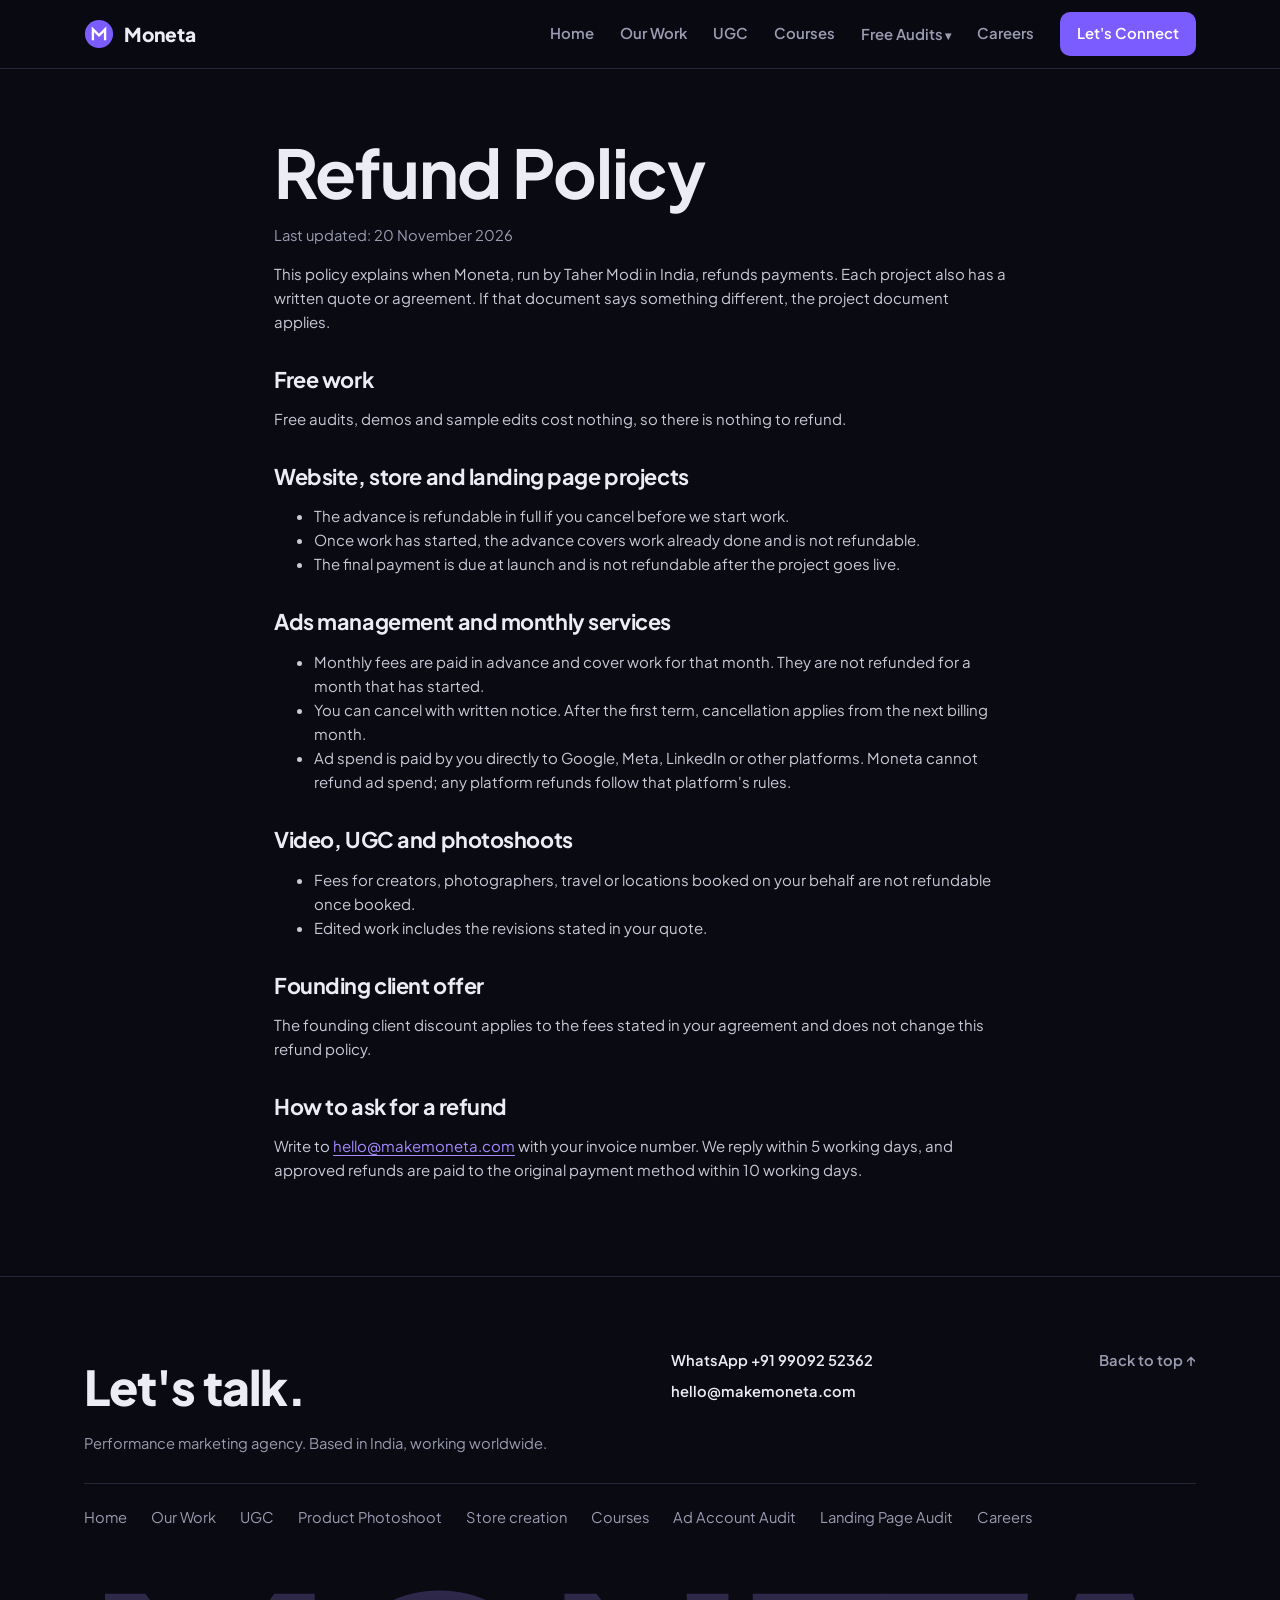
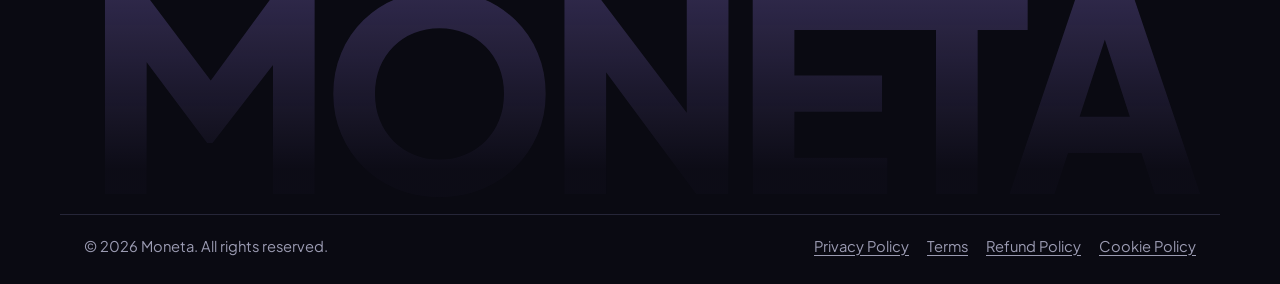
<file: refund-policy.html>
<!DOCTYPE html>
<html lang="en">
<head>
<meta charset="utf-8">
<meta name="viewport" content="width=device-width, initial-scale=1">
<title>Refund Policy | Moneta</title>
<meta name="description" content="Moneta's refund and cancellation policy for websites, ads management, video and other services.">
<link rel="canonical" href="https://makemoneta.com/refund-policy.html">
<link rel="icon" href="favicon.svg" type="image/svg+xml">
<meta property="og:type" content="website">
<meta property="og:title" content="Refund Policy | Moneta">
<meta property="og:description" content="Moneta's refund and cancellation policy for websites, ads management, video and other services.">
<meta name="theme-color" content="#0a0a12">
<link rel="preconnect" href="https://fonts.googleapis.com">
<link rel="preconnect" href="https://fonts.gstatic.com" crossorigin>
<link href="https://fonts.googleapis.com/css2?family=Instrument+Serif:ital@1&family=Plus+Jakarta+Sans:wght@400;600;700;800&display=swap" rel="stylesheet">
<link rel="stylesheet" href="styles.css">
</head>
<body>
<header class="site-header">
  <div class="wrap">
    <a class="brand" href="index.html" aria-label="Moneta home"><svg viewBox="0 0 64 64" aria-hidden="true"><circle cx="32" cy="32" r="30" fill="#7b5cff"/><path d="M19 43V22l13 13 13-13v21" fill="none" stroke="#fff" stroke-width="5" stroke-linecap="square"/></svg><span>Moneta</span></a>
    <button class="menu-btn" type="button" aria-label="Open menu" onclick="this.closest('header').classList.toggle('open')"><span></span><span></span><span></span></button>
    <nav class="nav" aria-label="Main">
      <a href="index.html">Home</a>
      <a href="our-work.html">Our Work</a>
      <a href="ugc.html">UGC</a>
      <a href="courses.html">Courses</a>
      <div class="dd">
        <button class="dd-btn" type="button" aria-haspopup="true">Free Audits</button>
        <div class="dd-menu">
          <a href="ad-account-audit.html">Ad Account Audit</a>
          <a href="landing-page-audit.html">Landing Page Audit</a>
        </div>
      </div>
      <a href="careers.html">Careers</a>
      <a class="btn btn-primary btn-small" href="index.html#audit">Let's Connect</a>
    </nav>
  </div>
</header>
<main>
<div class="legal"><div class="wrap"><h1>Refund Policy</h1><p class="updated">Last updated: 20 November 2026</p>
<p>This policy explains when Moneta, run by Taher Modi in India, refunds payments. Each project also has a written quote or agreement. If that document says something different, the project document applies.</p>
<h2>Free work</h2><p>Free audits, demos and sample edits cost nothing, so there is nothing to refund.</p>
<h2>Website, store and landing page projects</h2><ul><li>The advance is refundable in full if you cancel before we start work.</li><li>Once work has started, the advance covers work already done and is not refundable.</li><li>The final payment is due at launch and is not refundable after the project goes live.</li></ul>
<h2>Ads management and monthly services</h2><ul><li>Monthly fees are paid in advance and cover work for that month. They are not refunded for a month that has started.</li><li>You can cancel with written notice. After the first term, cancellation applies from the next billing month.</li><li>Ad spend is paid by you directly to Google, Meta, LinkedIn or other platforms. Moneta cannot refund ad spend; any platform refunds follow that platform's rules.</li></ul>
<h2>Video, UGC and photoshoots</h2><ul><li>Fees for creators, photographers, travel or locations booked on your behalf are not refundable once booked.</li><li>Edited work includes the revisions stated in your quote.</li></ul>
<h2>Founding client offer</h2><p>The founding client discount applies to the fees stated in your agreement and does not change this refund policy.</p>
<h2>How to ask for a refund</h2><p>Write to <a href="mailto:hello@makemoneta.com">hello@makemoneta.com</a> with your invoice number. We reply within 5 working days, and approved refunds are paid to the original payment method within 10 working days.</p></div></div>
</main>
<footer class="site-footer big-footer">
  <div class="wrap">
    <div class="ft-top">
      <div>
        <p class="ft-hello">Let's talk.</p>
        <p class="ft-sub">Performance marketing agency. Based in India, working worldwide.</p>
      </div>
      <div class="ft-contact">
        <a href="https://wa.me/919909252362" target="_blank" rel="noopener">WhatsApp +91 99092 52362</a>
        <a href="mailto:hello@makemoneta.com">hello@makemoneta.com</a>
      </div>
      <a class="ft-top-link" href="#">Back to top &#8593;</a>
    </div>
    <div class="ft-links">
      <a href="index.html">Home</a><a href="our-work.html">Our Work</a><a href="ugc.html">UGC</a><a href="product-photoshoot.html">Product Photoshoot</a><a href="store-creation.html">Store creation</a><a href="courses.html">Courses</a><a href="ad-account-audit.html">Ad Account Audit</a><a href="landing-page-audit.html">Landing Page Audit</a><a href="careers.html">Careers</a>
    </div>
  </div>
  <div class="ft-mark" aria-hidden="true">
    <span>MONETA</span>
    <div class="ft-art"></div>
  </div>
  <div class="wrap foot-bottom">
    <span>© 2026 Moneta. All rights reserved.</span>
    <nav aria-label="Legal"><a href="privacy.html">Privacy Policy</a><a href="terms.html">Terms</a><a href="refund-policy.html">Refund Policy</a><a href="cookie-policy.html">Cookie Policy</a></nav>
  </div>
</footer>
<script>
document.querySelectorAll('.stepper').forEach(function (st) {
  var steps = st.querySelectorAll('.st-step'), dots = st.querySelectorAll('.st-dots i'), back = st.querySelector('.st-back'), i = 0, ans = {};
  function show(n) {
    i = n;
    steps.forEach(function (s, k) { s.classList.toggle('on', k === n); });
    dots.forEach(function (d, k) { d.classList.toggle('on', k <= n); });
    st.querySelector('.st-count b').textContent = n + 1;
    back.hidden = n === 0;
    if (n === steps.length - 1) { var f = st.querySelector('input[name=name]'); if (f) f.focus(); }
  }
  st.querySelectorAll('.opt').forEach(function (b) {
    b.addEventListener('click', function () {
      var step = b.closest('.st-step');
      step.querySelectorAll('.opt').forEach(function (x) { x.classList.remove('sel'); });
      b.classList.add('sel');
      ans[step.getAttribute('data-q')] = b.getAttribute('data-v');
      setTimeout(function () { show(i + 1); }, 180);
    });
  });
  back.addEventListener('click', function () { if (i > 0) show(i - 1); });
  st.querySelector('.st-send').addEventListener('click', function () {
    var name = st.querySelector('input[name=name]'), site = st.querySelector('input[name=site]');
    if (!name.value.trim()) { name.focus(); name.classList.add('err'); return; }
    var lines = [st.getAttribute('data-wa'), 'Name: ' + name.value.trim()];
    Object.keys(ans).forEach(function (k) { lines.push(k + ': ' + ans[k]); });
    if (site.value.trim()) lines.push('Website or Instagram: ' + site.value.trim());
    var url = 'https://wa.me/919909252362?text=' + encodeURIComponent(lines.join('\n'));
    var w = window.open(url, '_blank'); if (w) { w.opener = null; } else { window.location.href = url; }
  });
});
document.querySelectorAll('form[data-wa]').forEach(function (form) {
  form.addEventListener('submit', function (e) {
    e.preventDefault();
    var lines = [form.getAttribute('data-wa')];
    var first = null, ok = true;
    Array.prototype.forEach.call(form.elements, function (el) {
      if (!el.name || !el.getAttribute('data-label')) return;
      var v = (el.value || '').trim();
      if (el.required && !v) { ok = false; if (!first) first = el; }
      if (v) lines.push(el.getAttribute('data-label') + ': ' + v);
    });
    if (!ok) { first.focus(); return; }
    var url = 'https://wa.me/919909252362?text=' + encodeURIComponent(lines.join('\n'));
    var w = window.open(url, '_blank'); if (w) { w.opener = null; } else { window.location.href = url; }
  });
});
</script>
</body>
</html>
</file>
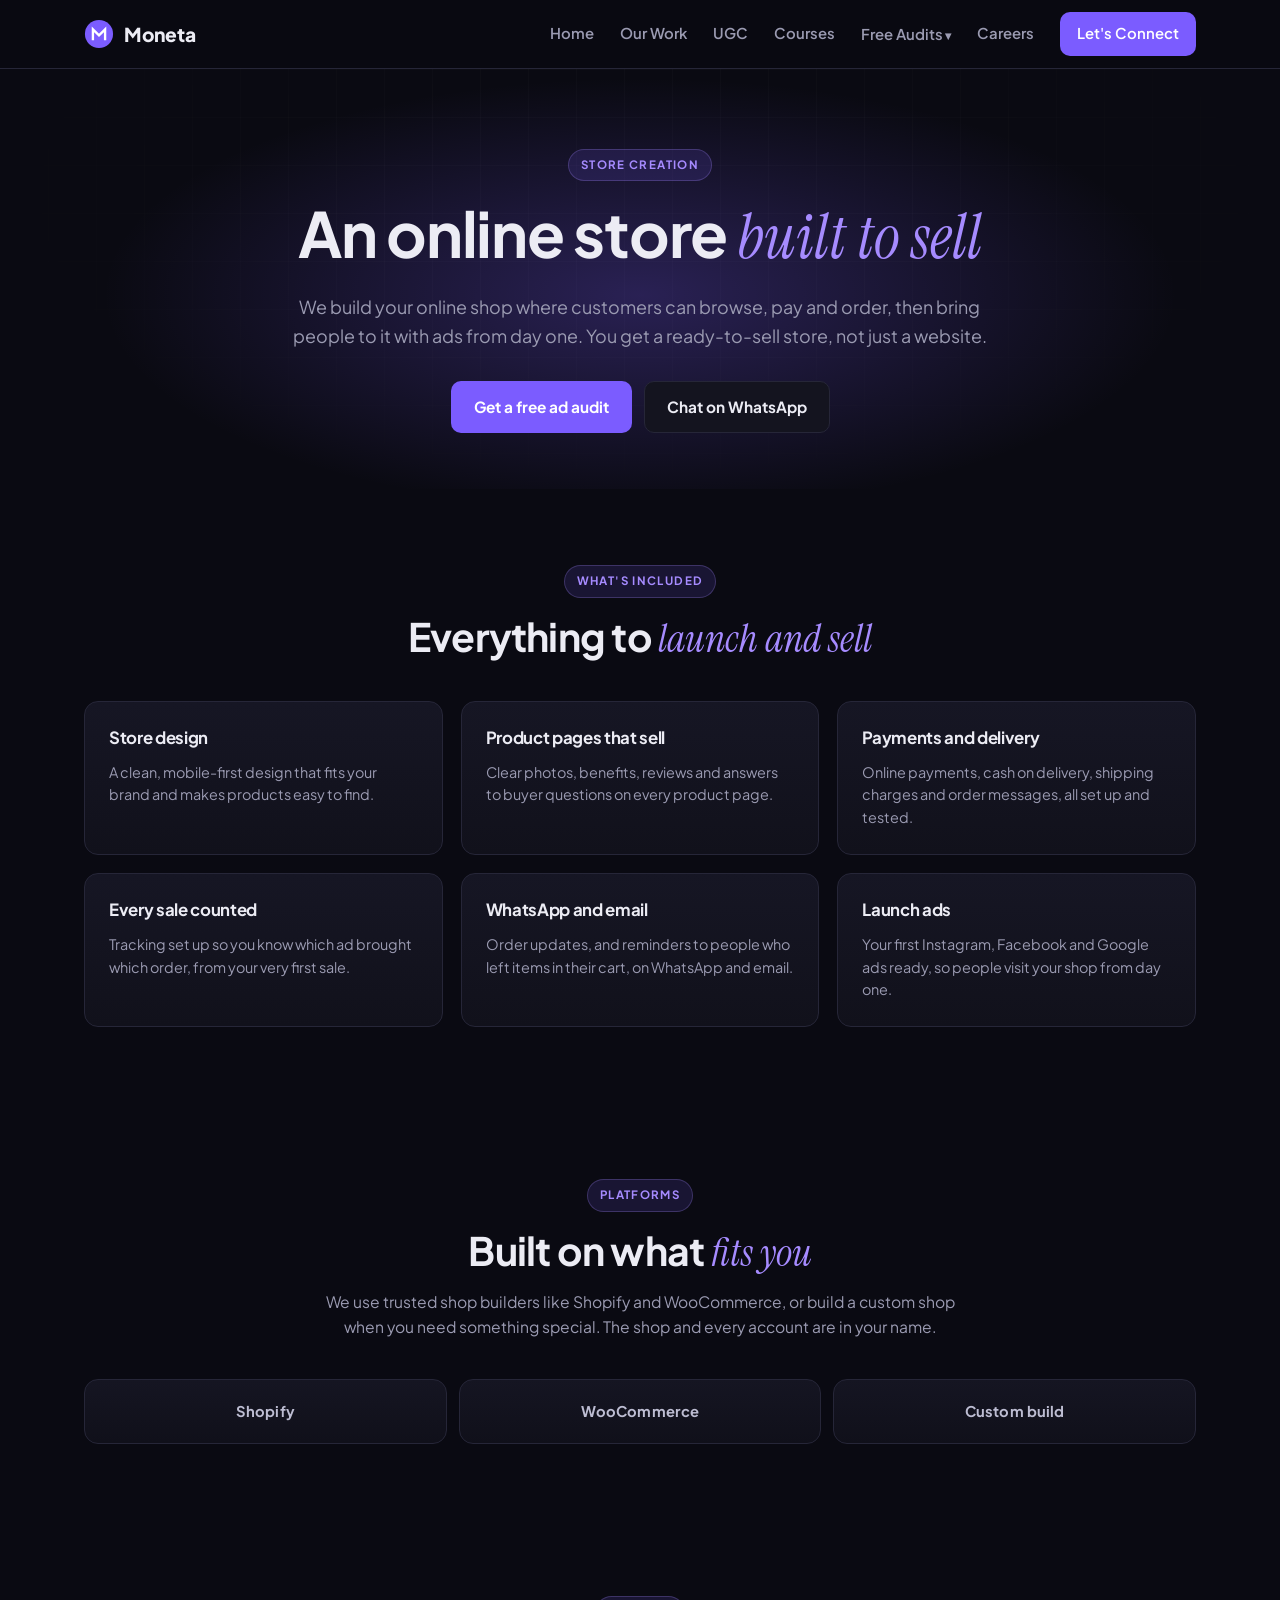
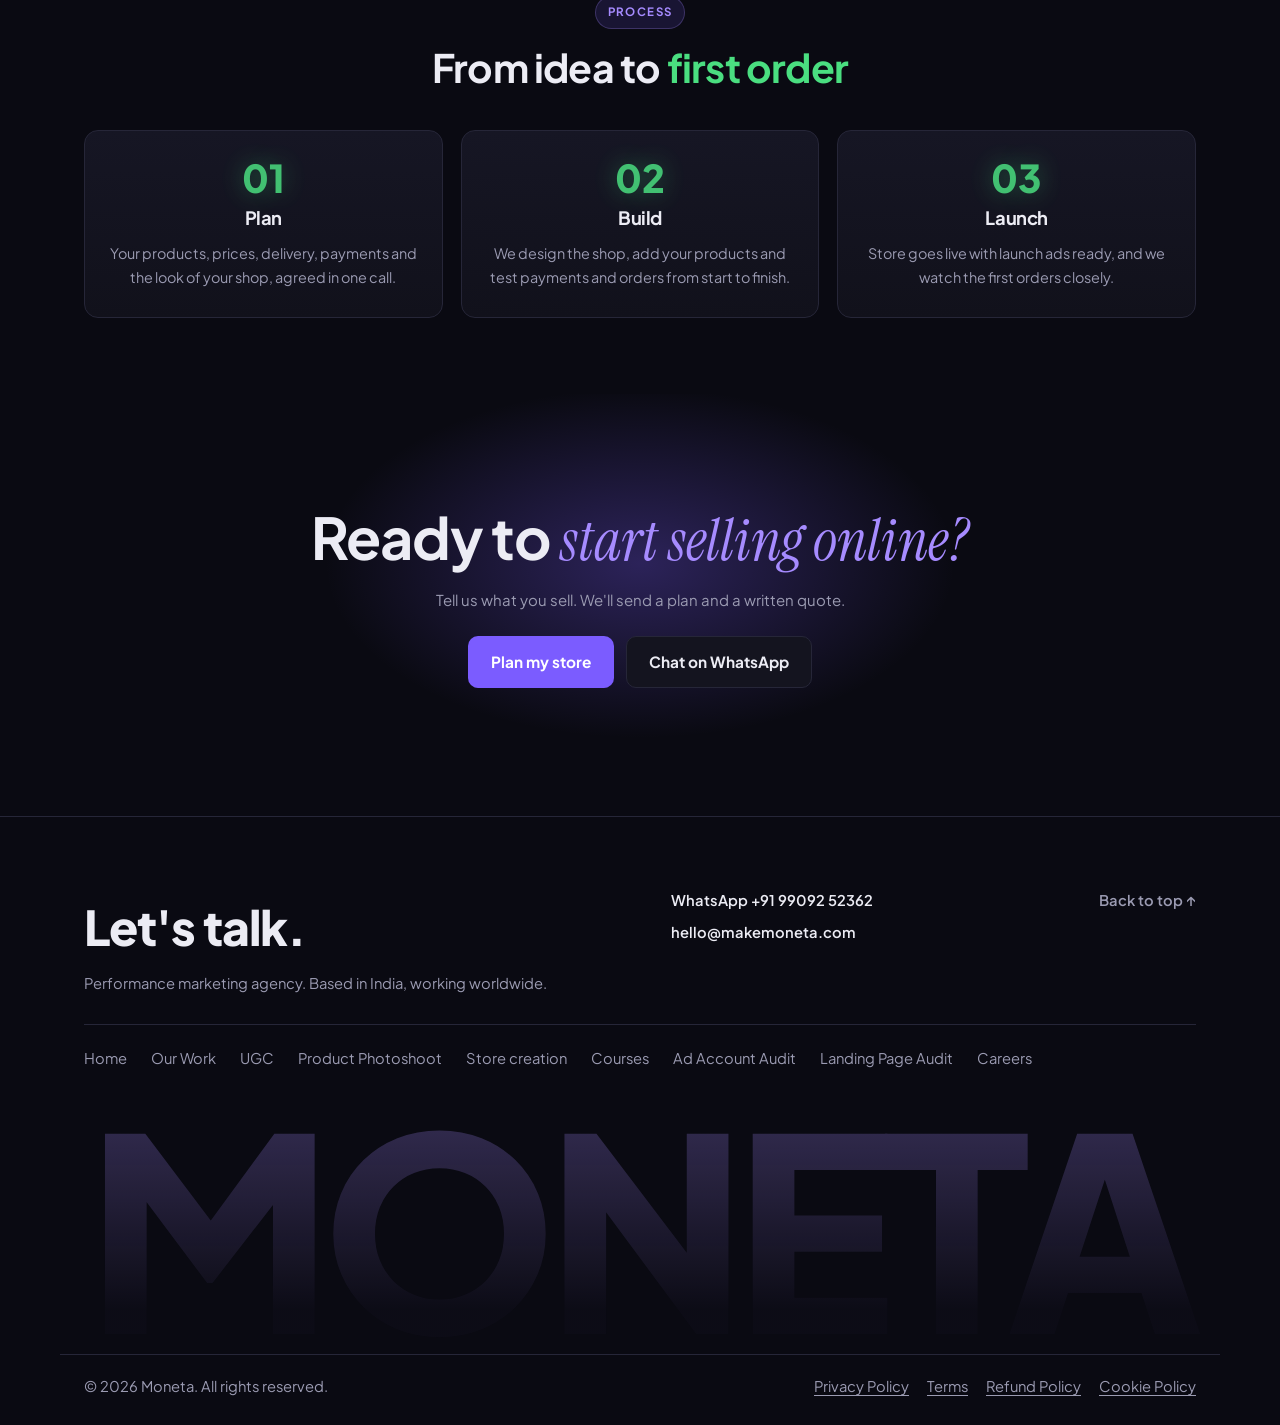
<file: store-creation.html>
<!DOCTYPE html>
<html lang="en">
<head>
<meta charset="utf-8">
<meta name="viewport" content="width=device-width, initial-scale=1">
<title>Store Creation | Moneta</title>
<meta name="description" content="Ecommerce stores built to sell: Shopify, WooCommerce and custom stores with fast pages, payments, tracking and launch campaigns.">
<link rel="canonical" href="https://makemoneta.com/store-creation.html">
<link rel="icon" href="favicon.svg" type="image/svg+xml">
<meta property="og:type" content="website">
<meta property="og:title" content="Store Creation | Moneta">
<meta property="og:description" content="Ecommerce stores built to sell: Shopify, WooCommerce and custom stores with fast pages, payments, tracking and launch campaigns.">
<meta name="theme-color" content="#0a0a12">
<link rel="preconnect" href="https://fonts.googleapis.com">
<link rel="preconnect" href="https://fonts.gstatic.com" crossorigin>
<link href="https://fonts.googleapis.com/css2?family=Instrument+Serif:ital@1&family=Plus+Jakarta+Sans:wght@400;600;700;800&display=swap" rel="stylesheet">
<link rel="stylesheet" href="styles.css">
</head>
<body>
<header class="site-header">
  <div class="wrap">
    <a class="brand" href="index.html" aria-label="Moneta home"><svg viewBox="0 0 64 64" aria-hidden="true"><circle cx="32" cy="32" r="30" fill="#7b5cff"/><path d="M19 43V22l13 13 13-13v21" fill="none" stroke="#fff" stroke-width="5" stroke-linecap="square"/></svg><span>Moneta</span></a>
    <button class="menu-btn" type="button" aria-label="Open menu" onclick="this.closest('header').classList.toggle('open')"><span></span><span></span><span></span></button>
    <nav class="nav" aria-label="Main">
      <a href="index.html">Home</a>
      <a href="our-work.html">Our Work</a>
      <a href="ugc.html">UGC</a>
      <a href="courses.html">Courses</a>
      <div class="dd">
        <button class="dd-btn" type="button" aria-haspopup="true">Free Audits</button>
        <div class="dd-menu">
          <a href="ad-account-audit.html">Ad Account Audit</a>
          <a href="landing-page-audit.html">Landing Page Audit</a>
        </div>
      </div>
      <a href="careers.html">Careers</a>
      <a class="btn btn-primary btn-small" href="index.html#audit">Let's Connect</a>
    </nav>
  </div>
</header>
<main>
<section class="hero page-hero">
  <div class="wrap">
    <span class="pill">Store creation</span>
    <h1>An online store <span class="serif accent">built to sell</span></h1>
    <p class="lead">We build your online shop where customers can browse, pay and order, then bring people to it with ads from day one. You get a ready-to-sell store, not just a website.</p>
    <div class="actions"><a class="btn btn-primary" href="index.html#audit">Get a free ad audit</a><a class="btn btn-ghost" href="https://wa.me/919909252362" target="_blank" rel="noopener">Chat on WhatsApp</a></div>
  </div>
</section><section>
  <div class="wrap">
    <div class="section-head"><span class="pill">What's included</span><h2>Everything to <span class="serif accent">launch and sell</span></h2></div>
    <div class="cards c3">
<div class="card"><h3>Store design</h3><p>A clean, mobile-first design that fits your brand and makes products easy to find.</p></div>
<div class="card"><h3>Product pages that sell</h3><p>Clear photos, benefits, reviews and answers to buyer questions on every product page.</p></div>
<div class="card"><h3>Payments and delivery</h3><p>Online payments, cash on delivery, shipping charges and order messages, all set up and tested.</p></div>
<div class="card"><h3>Every sale counted</h3><p>Tracking set up so you know which ad brought which order, from your very first sale.</p></div>
<div class="card"><h3>WhatsApp and email</h3><p>Order updates, and reminders to people who left items in their cart, on WhatsApp and email.</p></div>
<div class="card"><h3>Launch ads</h3><p>Your first Instagram, Facebook and Google ads ready, so people visit your shop from day one.</p></div>
</div>
  </div>
</section><section>
  <div class="wrap">
    <div class="section-head"><span class="pill">Platforms</span><h2>Built on what <span class="serif accent">fits you</span></h2><p>We use trusted shop builders like Shopify and WooCommerce, or build a custom shop when you need something special. The shop and every account are in your name.</p></div>
    <div class="platform-grid" style="grid-template-columns:repeat(3,1fr)"><div>Shopify</div><div>WooCommerce</div><div>Custom build</div></div>
  </div>
</section><section>
  <div class="wrap">
    <div class="section-head"><span class="pill">Process</span><h2>From idea to <span class="good">first order</span></h2></div>
    <div class="road">
<div class="step"><div class="num">01</div><h3>Plan</h3><p>Your products, prices, delivery, payments and the look of your shop, agreed in one call.</p></div>
<div class="step"><div class="num">02</div><h3>Build</h3><p>We design the shop, add your products and test payments and orders from start to finish.</p></div>
<div class="step"><div class="num">03</div><h3>Launch</h3><p>Store goes live with launch ads ready, and we watch the first orders closely.</p></div>
</div>
  </div>
</section><section class="final">
  <div class="wrap">
    <h2>Ready to <span class="serif accent">start selling online?</span></h2>
    <p class="muted">Tell us what you sell. We'll send a plan and a written quote.</p>
    <div class="actions"><a class="btn btn-primary" href="https://wa.me/919909252362?text=Hi%20Taher%2C%20I%27d%20like%20an%20online%20store.">Plan my store</a><a class="btn btn-ghost" href="https://wa.me/919909252362" target="_blank" rel="noopener">Chat on WhatsApp</a></div>
  </div>
</section>
</main>
<footer class="site-footer big-footer">
  <div class="wrap">
    <div class="ft-top">
      <div>
        <p class="ft-hello">Let's talk.</p>
        <p class="ft-sub">Performance marketing agency. Based in India, working worldwide.</p>
      </div>
      <div class="ft-contact">
        <a href="https://wa.me/919909252362" target="_blank" rel="noopener">WhatsApp +91 99092 52362</a>
        <a href="mailto:hello@makemoneta.com">hello@makemoneta.com</a>
      </div>
      <a class="ft-top-link" href="#">Back to top &#8593;</a>
    </div>
    <div class="ft-links">
      <a href="index.html">Home</a><a href="our-work.html">Our Work</a><a href="ugc.html">UGC</a><a href="product-photoshoot.html">Product Photoshoot</a><a href="store-creation.html">Store creation</a><a href="courses.html">Courses</a><a href="ad-account-audit.html">Ad Account Audit</a><a href="landing-page-audit.html">Landing Page Audit</a><a href="careers.html">Careers</a>
    </div>
  </div>
  <div class="ft-mark" aria-hidden="true">
    <span>MONETA</span>
    <div class="ft-art"></div>
  </div>
  <div class="wrap foot-bottom">
    <span>© 2026 Moneta. All rights reserved.</span>
    <nav aria-label="Legal"><a href="privacy.html">Privacy Policy</a><a href="terms.html">Terms</a><a href="refund-policy.html">Refund Policy</a><a href="cookie-policy.html">Cookie Policy</a></nav>
  </div>
</footer>
<script>
document.querySelectorAll('.stepper').forEach(function (st) {
  var steps = st.querySelectorAll('.st-step'), dots = st.querySelectorAll('.st-dots i'), back = st.querySelector('.st-back'), i = 0, ans = {};
  function show(n) {
    i = n;
    steps.forEach(function (s, k) { s.classList.toggle('on', k === n); });
    dots.forEach(function (d, k) { d.classList.toggle('on', k <= n); });
    st.querySelector('.st-count b').textContent = n + 1;
    back.hidden = n === 0;
    if (n === steps.length - 1) { var f = st.querySelector('input[name=name]'); if (f) f.focus(); }
  }
  st.querySelectorAll('.opt').forEach(function (b) {
    b.addEventListener('click', function () {
      var step = b.closest('.st-step');
      step.querySelectorAll('.opt').forEach(function (x) { x.classList.remove('sel'); });
      b.classList.add('sel');
      ans[step.getAttribute('data-q')] = b.getAttribute('data-v');
      setTimeout(function () { show(i + 1); }, 180);
    });
  });
  back.addEventListener('click', function () { if (i > 0) show(i - 1); });
  st.querySelector('.st-send').addEventListener('click', function () {
    var name = st.querySelector('input[name=name]'), site = st.querySelector('input[name=site]');
    if (!name.value.trim()) { name.focus(); name.classList.add('err'); return; }
    var lines = [st.getAttribute('data-wa'), 'Name: ' + name.value.trim()];
    Object.keys(ans).forEach(function (k) { lines.push(k + ': ' + ans[k]); });
    if (site.value.trim()) lines.push('Website or Instagram: ' + site.value.trim());
    var url = 'https://wa.me/919909252362?text=' + encodeURIComponent(lines.join('\n'));
    var w = window.open(url, '_blank'); if (w) { w.opener = null; } else { window.location.href = url; }
  });
});
document.querySelectorAll('form[data-wa]').forEach(function (form) {
  form.addEventListener('submit', function (e) {
    e.preventDefault();
    var lines = [form.getAttribute('data-wa')];
    var first = null, ok = true;
    Array.prototype.forEach.call(form.elements, function (el) {
      if (!el.name || !el.getAttribute('data-label')) return;
      var v = (el.value || '').trim();
      if (el.required && !v) { ok = false; if (!first) first = el; }
      if (v) lines.push(el.getAttribute('data-label') + ': ' + v);
    });
    if (!ok) { first.focus(); return; }
    var url = 'https://wa.me/919909252362?text=' + encodeURIComponent(lines.join('\n'));
    var w = window.open(url, '_blank'); if (w) { w.opener = null; } else { window.location.href = url; }
  });
});
</script>
</body>
</html>
</file>
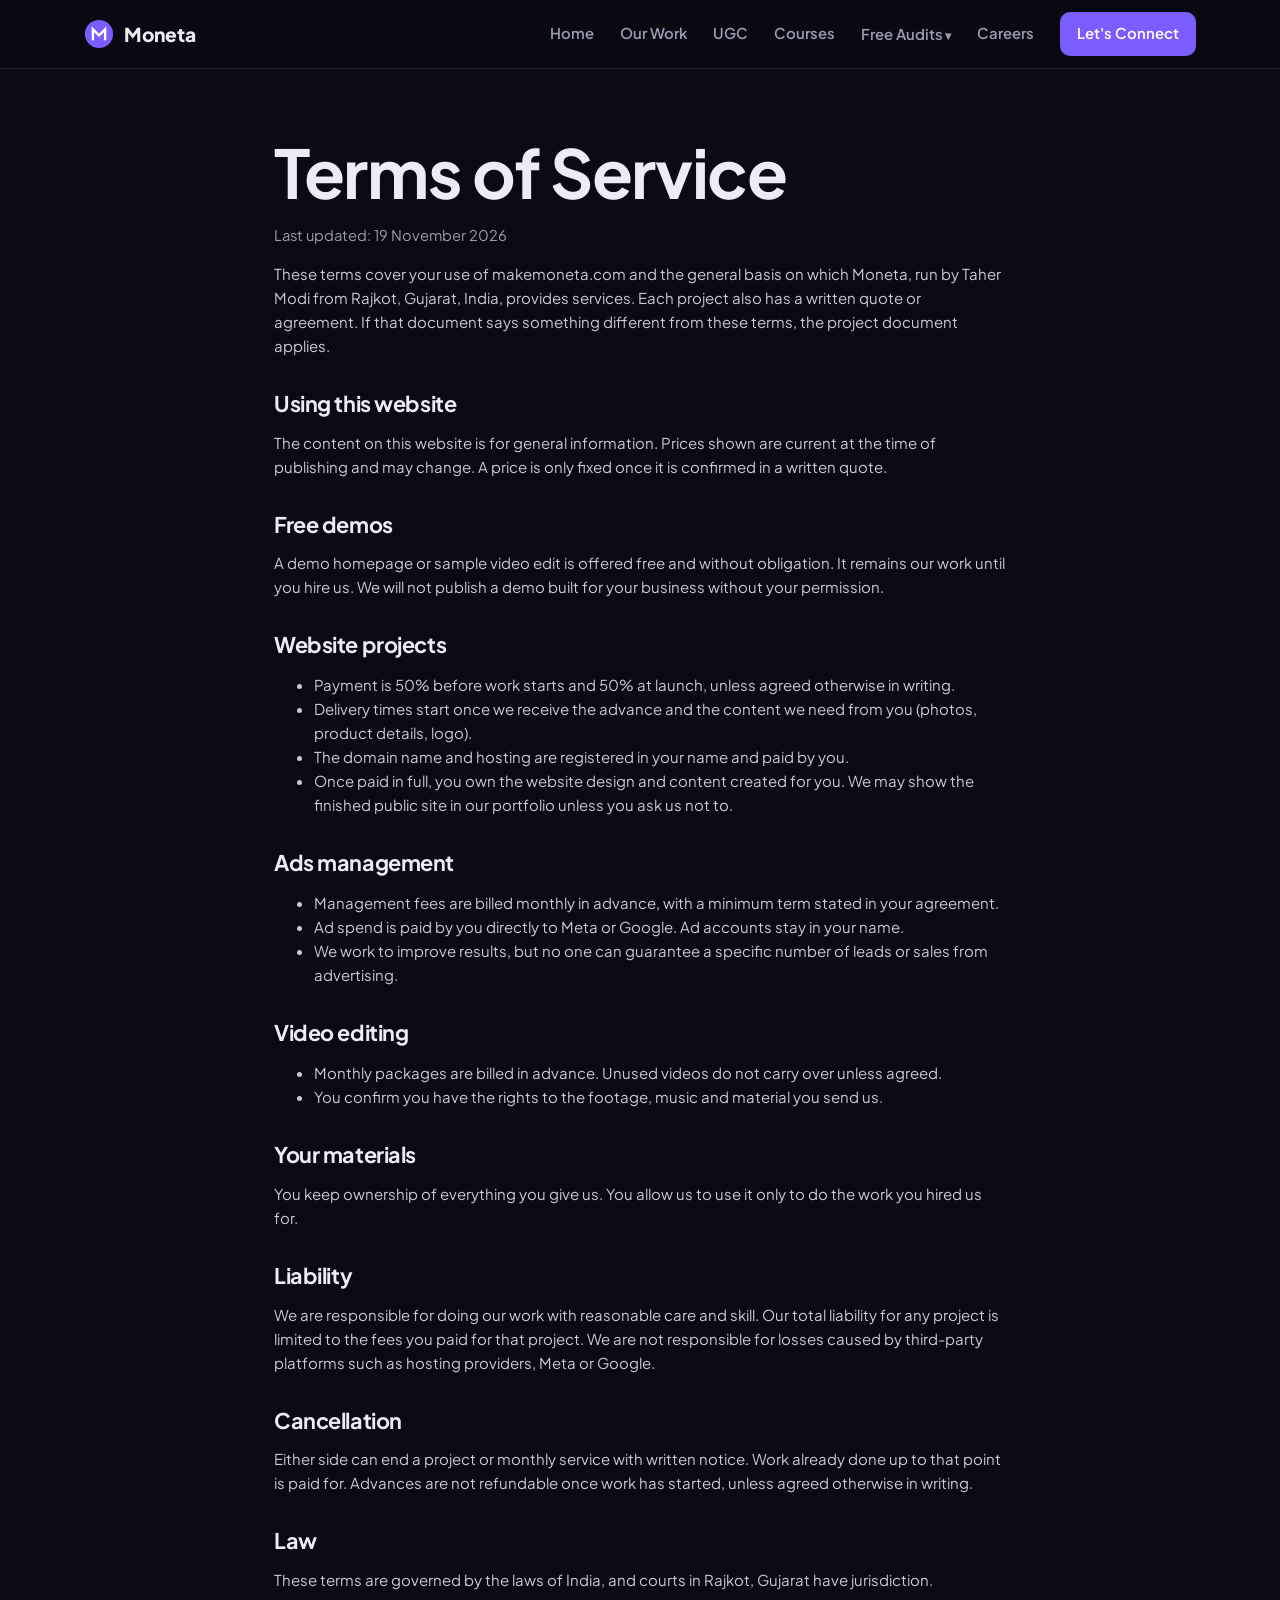
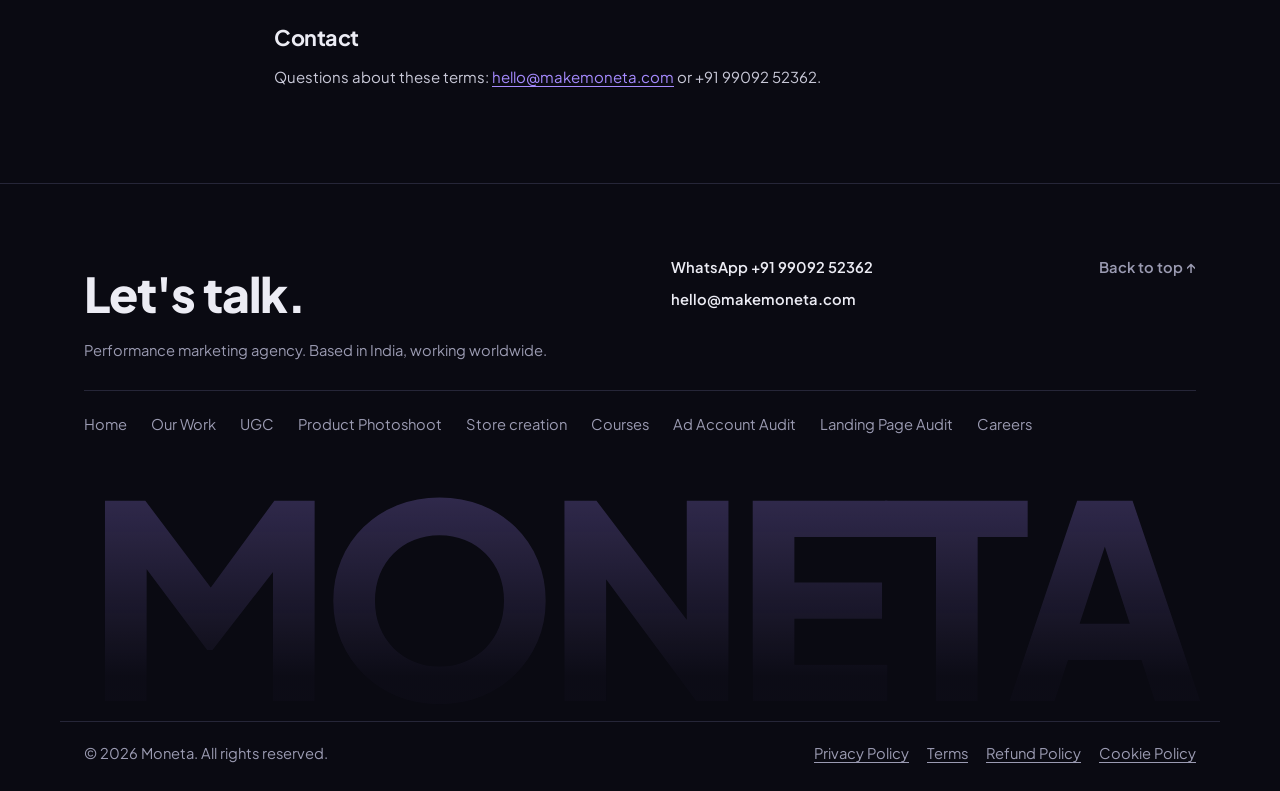
<file: terms.html>
<!DOCTYPE html>
<html lang="en-IN">
<head>
<meta charset="utf-8">
<meta name="viewport" content="width=device-width, initial-scale=1">
<title>Terms of Service | Moneta</title>
<meta name="description" content="Terms for using makemoneta.com and for Moneta's website, ads and video editing services.">
<link rel="canonical" href="https://www.makemoneta.com/terms.html">
<link rel="icon" href="favicon.svg" type="image/svg+xml">
<link rel="preconnect" href="https://fonts.googleapis.com">
<link rel="preconnect" href="https://fonts.gstatic.com" crossorigin>
<link href="https://fonts.googleapis.com/css2?family=Instrument+Serif:ital@1&family=Plus+Jakarta+Sans:wght@400;600;700;800&display=swap" rel="stylesheet">
<link rel="stylesheet" href="styles.css">
</head>
<body>
<header class="site-header">
  <div class="wrap">
    <a class="brand" href="index.html" aria-label="Moneta home"><svg viewBox="0 0 64 64" aria-hidden="true"><circle cx="32" cy="32" r="30" fill="#7b5cff"/><path d="M19 43V22l13 13 13-13v21" fill="none" stroke="#fff" stroke-width="5" stroke-linecap="square"/></svg><span>Moneta</span></a>
    <button class="menu-btn" type="button" aria-label="Open menu" onclick="this.closest('header').classList.toggle('open')"><span></span><span></span><span></span></button>
    <nav class="nav" aria-label="Main">
      <a href="index.html">Home</a>
      <a href="our-work.html">Our Work</a>
      <a href="ugc.html">UGC</a>
      <a href="courses.html">Courses</a>
      <div class="dd">
        <button class="dd-btn" type="button" aria-haspopup="true">Free Audits</button>
        <div class="dd-menu">
          <a href="ad-account-audit.html">Ad Account Audit</a>
          <a href="landing-page-audit.html">Landing Page Audit</a>
        </div>
      </div>
      <a href="careers.html">Careers</a>
      <a class="btn btn-primary btn-small" href="index.html#audit">Let's Connect</a>
    </nav>
  </div>
</header>

<main class="legal">
  <div class="wrap">
    <h1>Terms of Service</h1>
    <p class="updated">Last updated: 19 November 2026</p>

    <p>These terms cover your use of makemoneta.com and the general basis on which Moneta, run by Taher Modi from Rajkot, Gujarat, India, provides services. Each project also has a written quote or agreement. If that document says something different from these terms, the project document applies.</p>

    <h2>Using this website</h2>
    <p>The content on this website is for general information. Prices shown are current at the time of publishing and may change. A price is only fixed once it is confirmed in a written quote.</p>

    <h2>Free demos</h2>
    <p>A demo homepage or sample video edit is offered free and without obligation. It remains our work until you hire us. We will not publish a demo built for your business without your permission.</p>

    <h2>Website projects</h2>
    <ul>
      <li>Payment is 50% before work starts and 50% at launch, unless agreed otherwise in writing.</li>
      <li>Delivery times start once we receive the advance and the content we need from you (photos, product details, logo).</li>
      <li>The domain name and hosting are registered in your name and paid by you.</li>
      <li>Once paid in full, you own the website design and content created for you. We may show the finished public site in our portfolio unless you ask us not to.</li>
    </ul>

    <h2>Ads management</h2>
    <ul>
      <li>Management fees are billed monthly in advance, with a minimum term stated in your agreement.</li>
      <li>Ad spend is paid by you directly to Meta or Google. Ad accounts stay in your name.</li>
      <li>We work to improve results, but no one can guarantee a specific number of leads or sales from advertising.</li>
    </ul>

    <h2>Video editing</h2>
    <ul>
      <li>Monthly packages are billed in advance. Unused videos do not carry over unless agreed.</li>
      <li>You confirm you have the rights to the footage, music and material you send us.</li>
    </ul>

    <h2>Your materials</h2>
    <p>You keep ownership of everything you give us. You allow us to use it only to do the work you hired us for.</p>

    <h2>Liability</h2>
    <p>We are responsible for doing our work with reasonable care and skill. Our total liability for any project is limited to the fees you paid for that project. We are not responsible for losses caused by third-party platforms such as hosting providers, Meta or Google.</p>

    <h2>Cancellation</h2>
    <p>Either side can end a project or monthly service with written notice. Work already done up to that point is paid for. Advances are not refundable once work has started, unless agreed otherwise in writing.</p>

    <h2>Law</h2>
    <p>These terms are governed by the laws of India, and courts in Rajkot, Gujarat have jurisdiction.</p>

    <h2>Contact</h2>
    <p>Questions about these terms: <a href="mailto:hello@makemoneta.com">hello@makemoneta.com</a> or +91 99092 52362.</p>
  </div>
</main>

<footer class="site-footer big-footer">
  <div class="wrap">
    <div class="ft-top">
      <div>
        <p class="ft-hello">Let's talk.</p>
        <p class="ft-sub">Performance marketing agency. Based in India, working worldwide.</p>
      </div>
      <div class="ft-contact">
        <a href="https://wa.me/919909252362" target="_blank" rel="noopener">WhatsApp +91 99092 52362</a>
        <a href="mailto:hello@makemoneta.com">hello@makemoneta.com</a>
      </div>
      <a class="ft-top-link" href="#">Back to top &#8593;</a>
    </div>
    <div class="ft-links">
      <a href="index.html">Home</a><a href="our-work.html">Our Work</a><a href="ugc.html">UGC</a><a href="product-photoshoot.html">Product Photoshoot</a><a href="store-creation.html">Store creation</a><a href="courses.html">Courses</a><a href="ad-account-audit.html">Ad Account Audit</a><a href="landing-page-audit.html">Landing Page Audit</a><a href="careers.html">Careers</a>
    </div>
  </div>
  <div class="ft-mark" aria-hidden="true">
    <span>MONETA</span>
    <div class="ft-art"></div>
  </div>
  <div class="wrap foot-bottom">
    <span>© 2026 Moneta. All rights reserved.</span>
    <nav aria-label="Legal"><a href="privacy.html">Privacy Policy</a><a href="terms.html">Terms</a><a href="refund-policy.html">Refund Policy</a><a href="cookie-policy.html">Cookie Policy</a></nav>
  </div>
</footer>
</body>
</html>
</file>
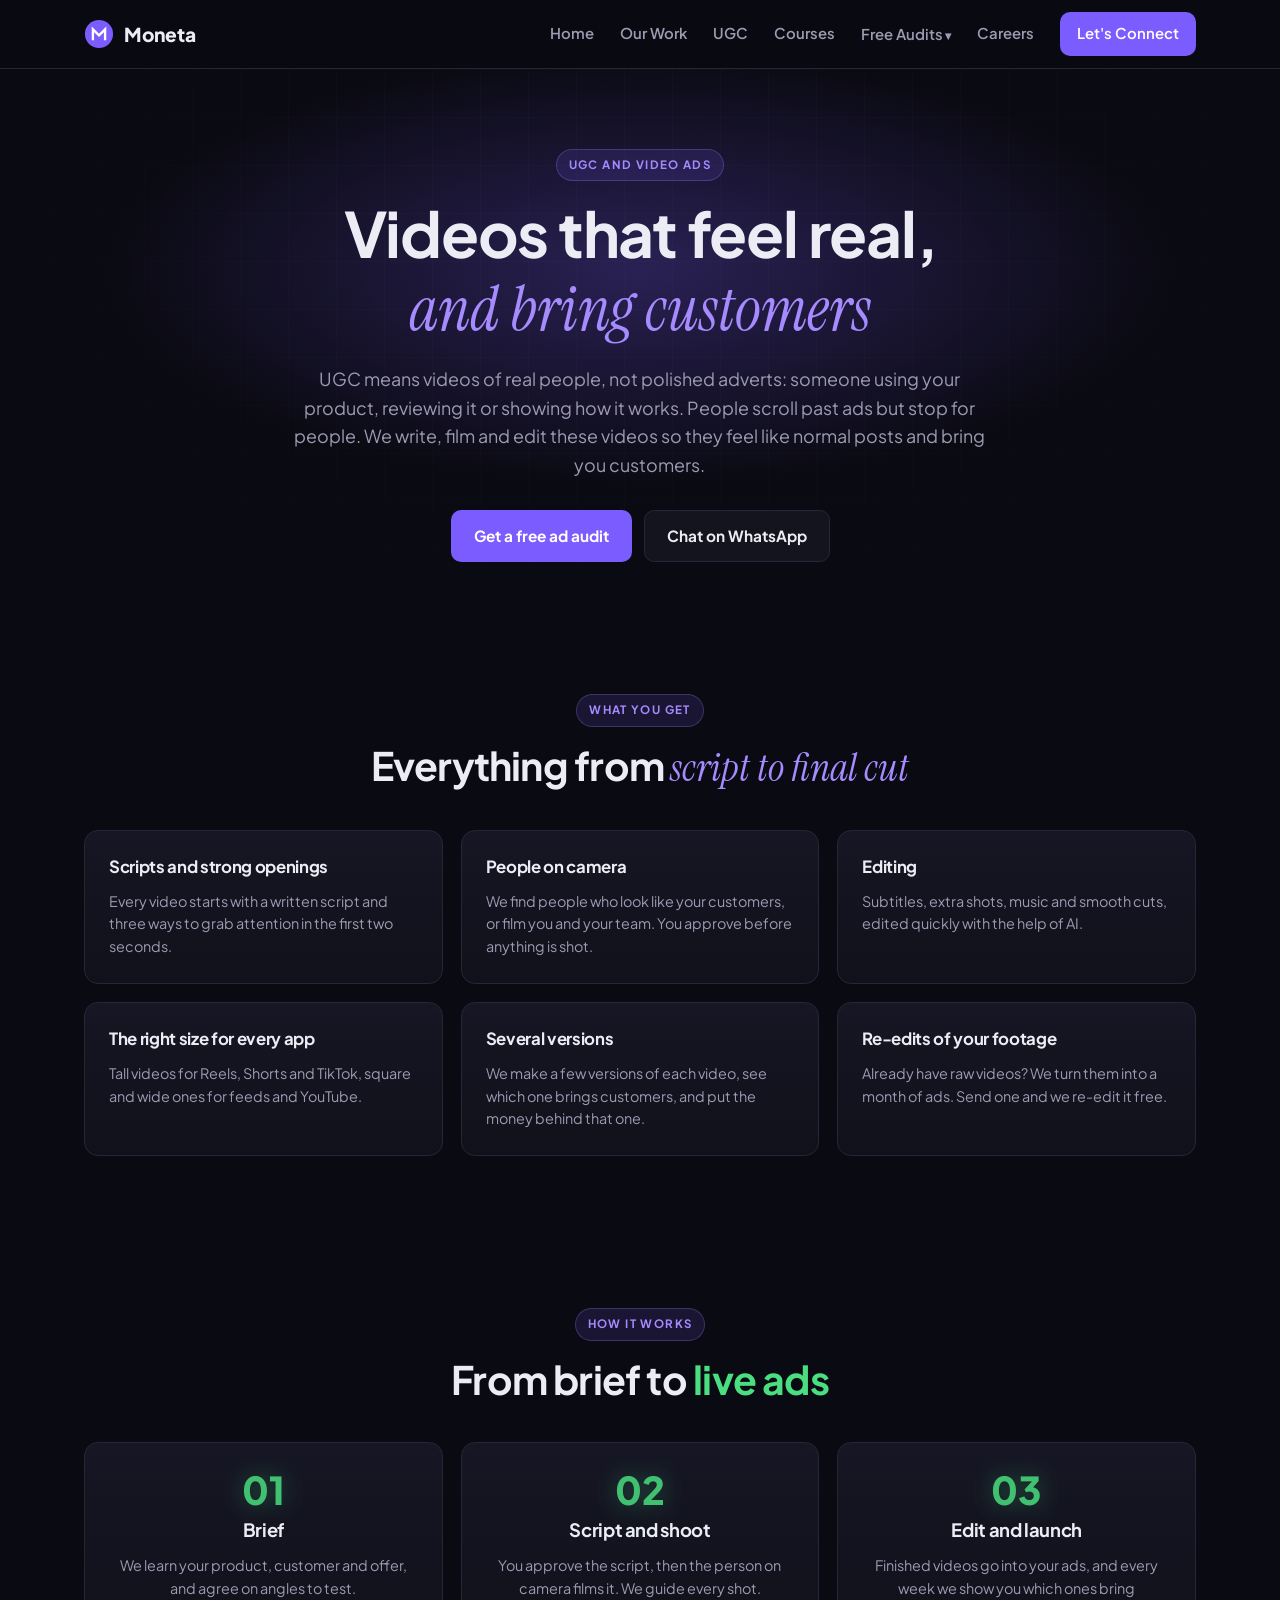
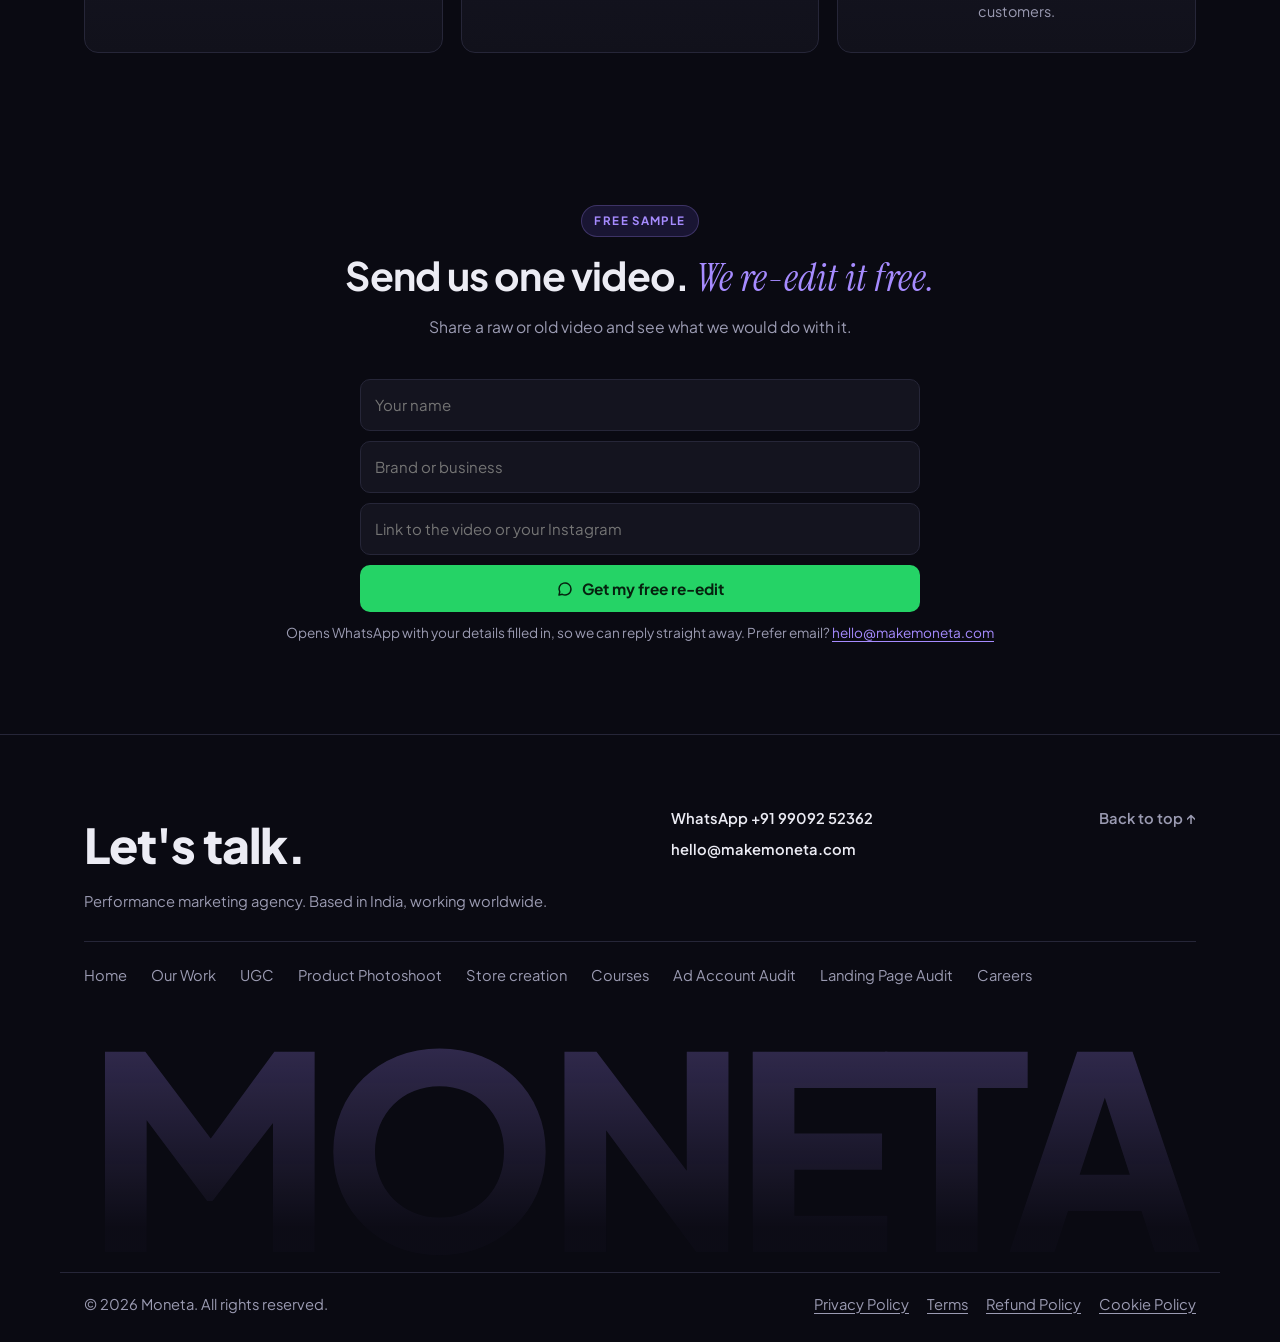
<file: ugc.html>
<!DOCTYPE html>
<html lang="en">
<head>
<meta charset="utf-8">
<meta name="viewport" content="width=device-width, initial-scale=1">
<title>UGC and Video Ads | Moneta</title>
<meta name="description" content="Creator-style UGC ads, short-form video and AI video editing for Meta, YouTube and TikTok. Scripts, hooks, editing and testing in one team.">
<link rel="canonical" href="https://makemoneta.com/ugc.html">
<link rel="icon" href="favicon.svg" type="image/svg+xml">
<meta property="og:type" content="website">
<meta property="og:title" content="UGC and Video Ads | Moneta">
<meta property="og:description" content="Creator-style UGC ads, short-form video and AI video editing for Meta, YouTube and TikTok. Scripts, hooks, editing and testing in one team.">
<meta name="theme-color" content="#0a0a12">
<link rel="preconnect" href="https://fonts.googleapis.com">
<link rel="preconnect" href="https://fonts.gstatic.com" crossorigin>
<link href="https://fonts.googleapis.com/css2?family=Instrument+Serif:ital@1&family=Plus+Jakarta+Sans:wght@400;600;700;800&display=swap" rel="stylesheet">
<link rel="stylesheet" href="styles.css">
</head>
<body>
<header class="site-header">
  <div class="wrap">
    <a class="brand" href="index.html" aria-label="Moneta home"><svg viewBox="0 0 64 64" aria-hidden="true"><circle cx="32" cy="32" r="30" fill="#7b5cff"/><path d="M19 43V22l13 13 13-13v21" fill="none" stroke="#fff" stroke-width="5" stroke-linecap="square"/></svg><span>Moneta</span></a>
    <button class="menu-btn" type="button" aria-label="Open menu" onclick="this.closest('header').classList.toggle('open')"><span></span><span></span><span></span></button>
    <nav class="nav" aria-label="Main">
      <a href="index.html">Home</a>
      <a href="our-work.html">Our Work</a>
      <a href="ugc.html">UGC</a>
      <a href="courses.html">Courses</a>
      <div class="dd">
        <button class="dd-btn" type="button" aria-haspopup="true">Free Audits</button>
        <div class="dd-menu">
          <a href="ad-account-audit.html">Ad Account Audit</a>
          <a href="landing-page-audit.html">Landing Page Audit</a>
        </div>
      </div>
      <a href="careers.html">Careers</a>
      <a class="btn btn-primary btn-small" href="index.html#audit">Let's Connect</a>
    </nav>
  </div>
</header>
<main>
<section class="hero page-hero">
  <div class="wrap">
    <span class="pill">UGC and video ads</span>
    <h1>Videos that feel real, <span class="serif accent">and bring customers</span></h1>
    <p class="lead">UGC means videos of real people, not polished adverts: someone using your product, reviewing it or showing how it works. People scroll past ads but stop for people. We write, film and edit these videos so they feel like normal posts and bring you customers.</p>
    <div class="actions"><a class="btn btn-primary" href="index.html#audit">Get a free ad audit</a><a class="btn btn-ghost" href="https://wa.me/919909252362" target="_blank" rel="noopener">Chat on WhatsApp</a></div>
  </div>
</section><section>
  <div class="wrap">
    <div class="section-head"><span class="pill">What you get</span><h2>Everything from <span class="serif accent">script to final cut</span></h2></div>
    <div class="cards c3">
<div class="card"><h3>Scripts and strong openings</h3><p>Every video starts with a written script and three ways to grab attention in the first two seconds.</p></div>
<div class="card"><h3>People on camera</h3><p>We find people who look like your customers, or film you and your team. You approve before anything is shot.</p></div>
<div class="card"><h3>Editing</h3><p>Subtitles, extra shots, music and smooth cuts, edited quickly with the help of AI.</p></div>
<div class="card"><h3>The right size for every app</h3><p>Tall videos for Reels, Shorts and TikTok, square and wide ones for feeds and YouTube.</p></div>
<div class="card"><h3>Several versions</h3><p>We make a few versions of each video, see which one brings customers, and put the money behind that one.</p></div>
<div class="card"><h3>Re-edits of your footage</h3><p>Already have raw videos? We turn them into a month of ads. Send one and we re-edit it free.</p></div>
</div>
  </div>
</section><section>
  <div class="wrap">
    <div class="section-head"><span class="pill">How it works</span><h2>From brief to <span class="good">live ads</span></h2></div>
    <div class="road">
<div class="step"><div class="num">01</div><h3>Brief</h3><p>We learn your product, customer and offer, and agree on angles to test.</p></div>
<div class="step"><div class="num">02</div><h3>Script and shoot</h3><p>You approve the script, then the person on camera films it. We guide every shot.</p></div>
<div class="step"><div class="num">03</div><h3>Edit and launch</h3><p>Finished videos go into your ads, and every week we show you which ones bring customers.</p></div>
</div>
  </div>
</section><section>
  <div class="wrap">
    <div class="section-head"><span class="pill">Free sample</span><h2>Send us one video. <span class="serif accent">We re-edit it free.</span></h2><p>Share a raw or old video and see what we would do with it.</p></div>
    <form class="wa-form lead-form" data-wa="Hi Taher, I would like a free video re-edit." data-form="video-reedit" novalidate>
  <input class="full" name="name" data-label="Name" placeholder="Your name" aria-label="Your name" autocomplete="name" required><input class="full" name="brand" data-label="Brand or business" placeholder="Brand or business" aria-label="Brand or business"><input class="full" name="link" data-label="Link to the video or your Instagram" placeholder="Link to the video or your Instagram" aria-label="Link to the video or your Instagram">
  <button class="btn btn-primary full wa-btn" type="submit"><svg viewBox="0 0 24 24" aria-hidden="true"><path d="M20 12a8 8 0 0 1-11.6 7.1L4 20l1-4.2A8 8 0 1 1 20 12z"/></svg>Get my free re-edit</button>
</form>
<p class="hint center">Opens WhatsApp with your details filled in, so we can reply straight away. Prefer email? <a href="mailto:hello@makemoneta.com?subject=Free%20video%20re-edit%20request">hello@makemoneta.com</a></p>
  </div>
</section>
</main>
<footer class="site-footer big-footer">
  <div class="wrap">
    <div class="ft-top">
      <div>
        <p class="ft-hello">Let's talk.</p>
        <p class="ft-sub">Performance marketing agency. Based in India, working worldwide.</p>
      </div>
      <div class="ft-contact">
        <a href="https://wa.me/919909252362" target="_blank" rel="noopener">WhatsApp +91 99092 52362</a>
        <a href="mailto:hello@makemoneta.com">hello@makemoneta.com</a>
      </div>
      <a class="ft-top-link" href="#">Back to top &#8593;</a>
    </div>
    <div class="ft-links">
      <a href="index.html">Home</a><a href="our-work.html">Our Work</a><a href="ugc.html">UGC</a><a href="product-photoshoot.html">Product Photoshoot</a><a href="store-creation.html">Store creation</a><a href="courses.html">Courses</a><a href="ad-account-audit.html">Ad Account Audit</a><a href="landing-page-audit.html">Landing Page Audit</a><a href="careers.html">Careers</a>
    </div>
  </div>
  <div class="ft-mark" aria-hidden="true">
    <span>MONETA</span>
    <div class="ft-art"></div>
  </div>
  <div class="wrap foot-bottom">
    <span>© 2026 Moneta. All rights reserved.</span>
    <nav aria-label="Legal"><a href="privacy.html">Privacy Policy</a><a href="terms.html">Terms</a><a href="refund-policy.html">Refund Policy</a><a href="cookie-policy.html">Cookie Policy</a></nav>
  </div>
</footer>
<script>
document.querySelectorAll('.stepper').forEach(function (st) {
  var steps = st.querySelectorAll('.st-step'), dots = st.querySelectorAll('.st-dots i'), back = st.querySelector('.st-back'), i = 0, ans = {};
  function show(n) {
    i = n;
    steps.forEach(function (s, k) { s.classList.toggle('on', k === n); });
    dots.forEach(function (d, k) { d.classList.toggle('on', k <= n); });
    st.querySelector('.st-count b').textContent = n + 1;
    back.hidden = n === 0;
    if (n === steps.length - 1) { var f = st.querySelector('input[name=name]'); if (f) f.focus(); }
  }
  st.querySelectorAll('.opt').forEach(function (b) {
    b.addEventListener('click', function () {
      var step = b.closest('.st-step');
      step.querySelectorAll('.opt').forEach(function (x) { x.classList.remove('sel'); });
      b.classList.add('sel');
      ans[step.getAttribute('data-q')] = b.getAttribute('data-v');
      setTimeout(function () { show(i + 1); }, 180);
    });
  });
  back.addEventListener('click', function () { if (i > 0) show(i - 1); });
  st.querySelector('.st-send').addEventListener('click', function () {
    var name = st.querySelector('input[name=name]'), site = st.querySelector('input[name=site]');
    if (!name.value.trim()) { name.focus(); name.classList.add('err'); return; }
    var lines = [st.getAttribute('data-wa'), 'Name: ' + name.value.trim()];
    Object.keys(ans).forEach(function (k) { lines.push(k + ': ' + ans[k]); });
    if (site.value.trim()) lines.push('Website or Instagram: ' + site.value.trim());
    var url = 'https://wa.me/919909252362?text=' + encodeURIComponent(lines.join('\n'));
    var w = window.open(url, '_blank'); if (w) { w.opener = null; } else { window.location.href = url; }
  });
});
document.querySelectorAll('form[data-wa]').forEach(function (form) {
  form.addEventListener('submit', function (e) {
    e.preventDefault();
    var lines = [form.getAttribute('data-wa')];
    var first = null, ok = true;
    Array.prototype.forEach.call(form.elements, function (el) {
      if (!el.name || !el.getAttribute('data-label')) return;
      var v = (el.value || '').trim();
      if (el.required && !v) { ok = false; if (!first) first = el; }
      if (v) lines.push(el.getAttribute('data-label') + ': ' + v);
    });
    if (!ok) { first.focus(); return; }
    var url = 'https://wa.me/919909252362?text=' + encodeURIComponent(lines.join('\n'));
    var w = window.open(url, '_blank'); if (w) { w.opener = null; } else { window.location.href = url; }
  });
});
</script>
</body>
</html>
</file>
<file: styles.css>
/* Moneta v2. Colours are placeholders: swap the tokens below when the designer's palette arrives. */
:root {
  --bg: #0a0a12;
  --bg-2: #0f0f1a;
  --surface: #14141f;
  --surface-2: #1a1a28;
  --line: #262638;
  --text: #ececf4;
  --muted: #9b9bb2;
  --accent: #7b5cff;
  --accent-2: #a68bff;
  --accent-soft: rgba(123, 92, 255, 0.14);
  --good: #4ade80;
  --sans: "Plus Jakarta Sans", "Segoe UI", Roboto, Arial, sans-serif;
  --serif: "Instrument Serif", Georgia, serif;
  --max: 1160px;
  --r: 14px;
}

* { box-sizing: border-box; }
html { scroll-behavior: smooth; }
body {
  margin: 0;
  background: var(--bg);
  color: var(--text);
  font-family: var(--sans);
  font-size: 16px;
  line-height: 1.6;
  -webkit-font-smoothing: antialiased;
}
img { max-width: 100%; display: block; }
a { color: var(--accent-2); text-underline-offset: 3px; }
:focus-visible { outline: 2px solid var(--accent-2); outline-offset: 3px; }
.wrap { max-width: var(--max); margin: 0 auto; padding: 0 24px; }

h1, h2, h3 { margin: 0 0 14px; line-height: 1.15; letter-spacing: -0.02em; font-weight: 700; text-wrap: balance; }
h1 { font-size: clamp(2.4rem, 5.6vw, 4.2rem); }
h2 { font-size: clamp(1.8rem, 3.6vw, 2.7rem); }
h3 { font-size: 1.15rem; }
p { margin: 0 0 14px; }
.serif { font-family: var(--serif); font-weight: 400; font-style: italic; letter-spacing: 0; }
.accent { color: var(--accent-2); }
.good { color: var(--good); }
.muted { color: var(--muted); }
.center { text-align: center; }

.pill {
  display: inline-block; font-size: 0.72rem; font-weight: 700; letter-spacing: 0.12em; text-transform: uppercase;
  color: var(--accent-2); background: var(--accent-soft); border: 1px solid rgba(166,139,255,.25);
  padding: 6px 12px; border-radius: 999px; margin-bottom: 16px;
}

/* Buttons */
.btn {
  display: inline-flex; align-items: center; gap: 8px; justify-content: center;
  padding: 13px 22px; border-radius: 10px; font-weight: 700; font-size: 0.96rem;
  text-decoration: none; border: 1px solid transparent; cursor: pointer; font-family: var(--sans);
  transition: background-color .15s, border-color .15s, transform .15s;
}
.btn-primary { background: var(--accent); color: #fff; }
.btn-primary:hover { background: #6a48ff; color: #fff; transform: translateY(-1px); }
.btn-ghost { background: var(--surface); color: var(--text); border-color: var(--line); }
.btn-ghost:hover { border-color: var(--accent); color: #fff; }
.btn-small { padding: 9px 16px; font-size: 0.9rem; }

/* Header */
.site-header {
  position: sticky; top: 0; z-index: 30;
  background: rgba(10,10,18,.82); backdrop-filter: saturate(140%) blur(10px); -webkit-backdrop-filter: saturate(140%) blur(10px);
  border-bottom: 1px solid var(--line);
}
.site-header .wrap { display: flex; align-items: center; justify-content: space-between; height: 68px; gap: 20px; }
.brand { display: flex; align-items: center; gap: 10px; color: var(--text); text-decoration: none; }
.brand svg { width: 30px; height: 30px; }
.brand span { font-weight: 800; font-size: 1.2rem; letter-spacing: -0.01em; }
.nav { display: flex; align-items: center; gap: 26px; }
.nav a { color: var(--muted); text-decoration: none; font-size: 0.93rem; font-weight: 600; }
.nav a:hover { color: var(--text); }
.nav a.btn { color: #fff; }

/* Hero */
.hero { position: relative; padding: 96px 0 80px; text-align: center; overflow: hidden; }
.hero::before {
  content: ""; position: absolute; inset: -20% -10% auto; height: 620px; z-index: -1;
  background: radial-gradient(closest-side, rgba(123,92,255,.28), transparent 70%);
}
.hero h1 { max-width: 15ch; margin: 0 auto 20px; }
.hero .lead { color: var(--muted); font-size: 1.12rem; max-width: 40em; margin: 0 auto 30px; }
.hero .actions { display: flex; gap: 12px; justify-content: center; flex-wrap: wrap; }
.hero .trust { display: flex; flex-wrap: wrap; gap: 10px 24px; justify-content: center; margin-top: 36px; color: var(--muted); font-size: 0.9rem; }
.hero .trust span::before { content: ""; display: inline-block; width: 6px; height: 6px; border-radius: 50%; background: var(--good); margin-right: 8px; vertical-align: middle; }

section { padding: 88px 0; position: relative; }
.section-head { text-align: center; max-width: 44em; margin: 0 auto 48px; }
.section-head p { color: var(--muted); }

/* Platform strip */
.platforms { padding: 40px 0 72px; }
.platforms p.small { text-align: center; color: var(--muted); font-size: 0.85rem; letter-spacing: .08em; text-transform: uppercase; margin-bottom: 22px; }
.platform-grid { display: grid; grid-template-columns: repeat(6, 1fr); gap: 12px; }
.platform-grid div {
  background: var(--surface); border: 1px solid var(--line); border-radius: var(--r);
  padding: 22px 10px; text-align: center; font-weight: 700; color: #cfcfe0; font-size: 0.98rem;
}

/* Founding offer banner */
.founding {
  margin-top: 28px; display: flex; align-items: center; justify-content: space-between; gap: 24px; flex-wrap: wrap;
  border: 1px solid rgba(166,139,255,.35); background: linear-gradient(120deg, rgba(123,92,255,.18), rgba(123,92,255,.04));
  border-radius: var(--r); padding: 24px 28px;
}
.founding strong { font-size: 1.15rem; display: block; margin-bottom: 4px; }
.founding p { margin: 0; color: var(--muted); }

/* Cards */
.cards { display: grid; gap: 18px; }
.cards.c3 { grid-template-columns: repeat(3, 1fr); }
.cards.c2 { grid-template-columns: repeat(2, 1fr); }
.card {
  background: var(--surface); border: 1px solid var(--line); border-radius: var(--r); padding: 30px 26px;
  transition: border-color .2s;
}
.card:hover { border-color: rgba(166,139,255,.45); }
.card .ico {
  width: 48px; height: 48px; border-radius: 12px; display: grid; place-items: center; margin-bottom: 18px;
  background: var(--accent-soft); border: 1px solid rgba(166,139,255,.3);
}
.card .ico svg { width: 24px; height: 24px; stroke: var(--accent-2); fill: none; stroke-width: 1.8; stroke-linecap: round; stroke-linejoin: round; }
.card p { color: var(--muted); margin: 0; font-size: 0.96rem; }

/* Capabilities */
.caps { margin-top: 36px; text-align: center; }
.caps p.small { color: var(--muted); font-size: 0.85rem; letter-spacing: .08em; text-transform: uppercase; margin-bottom: 14px; }
.cap-list { display: flex; flex-wrap: wrap; gap: 10px; justify-content: center; }
.cap-list span { border: 1px solid var(--line); background: var(--bg-2); color: #d6d6e4; padding: 8px 14px; border-radius: 999px; font-size: 0.9rem; font-weight: 600; }

/* Only at Moneta */
.only-grid { display: grid; grid-template-columns: repeat(2, 1fr); gap: 18px; }
.only-grid .big { grid-row: span 2; background: linear-gradient(160deg, rgba(123,92,255,.22), var(--surface) 60%); border-color: rgba(166,139,255,.4); display: flex; flex-direction: column; justify-content: flex-end; min-height: 100%; }
.only-grid .big h3 { font-size: 1.9rem; }
.only-grid .big p { font-size: 1.02rem; }
.only-grid .tagline { display: block; font-size: 0.75rem; letter-spacing: .1em; text-transform: uppercase; color: var(--accent-2); font-weight: 700; margin-bottom: 10px; }
.only-grid .note { margin-top: 16px; color: var(--good); font-weight: 700; }
.only-grid { grid-template-columns: 1.1fr 1fr 1fr; }
.only-grid .big { grid-column: 1; grid-row: 1 / span 2; }

/* Problem list */
.leaks { display: grid; grid-template-columns: repeat(2, 1fr); gap: 18px; }
.leak { background: var(--surface); border: 1px solid var(--line); border-radius: var(--r); padding: 26px; display: flex; gap: 18px; }
.leak b { font-size: 1.8rem; color: var(--accent-2); line-height: 1; min-width: 34px; }
.leak h3 { margin-bottom: 6px; }
.leak p { margin: 0; color: var(--muted); font-size: 0.96rem; }
.leak-close { text-align: center; margin-top: 30px; font-weight: 700; font-size: 1.1rem; }

/* Roadmap */
.road { display: grid; grid-template-columns: repeat(3, 1fr); gap: 18px; position: relative; }
.road .step { background: var(--surface); border: 1px solid var(--line); border-radius: var(--r); padding: 28px 24px; text-align: center; }
.road .num { font-size: 2.4rem; font-weight: 800; color: rgba(74,222,128,.35); line-height: 1; margin-bottom: 10px; }
.road p { color: var(--muted); margin: 0; font-size: 0.95rem; }

/* System tabs */
.tabs { display: flex; justify-content: center; gap: 10px; flex-wrap: wrap; margin-bottom: 28px; }
.tab {
  background: var(--surface); border: 1px solid var(--line); color: var(--muted); font-weight: 700; font-size: 0.85rem;
  letter-spacing: .06em; text-transform: uppercase; padding: 10px 18px; border-radius: 10px; cursor: pointer; font-family: var(--sans);
}
.tab[aria-selected="true"] { background: var(--accent); border-color: var(--accent); color: #fff; }
.panel {
  display: none; grid-template-columns: 0.9fr 1.1fr; gap: 40px; align-items: center;
  background: linear-gradient(160deg, var(--surface-2), var(--surface)); border: 1px solid var(--line); border-radius: 20px; padding: 40px;
}
.panel.active { display: grid; }
.panel .visual {
  aspect-ratio: 1 / 1; border-radius: 16px; background: radial-gradient(circle at 40% 35%, rgba(123,92,255,.45), rgba(123,92,255,.05) 65%), var(--bg-2);
  border: 1px solid var(--line); display: grid; place-items: center;
}
.panel .visual svg { width: 42%; height: 42%; stroke: #fff; fill: none; stroke-width: 1.4; stroke-linecap: round; stroke-linejoin: round; opacity: .92; }
.panel .k { color: var(--accent-2); font-weight: 800; font-size: 0.9rem; letter-spacing: .1em; }
.panel h3 { font-size: 1.7rem; margin: 6px 0 14px; }
.panel p, .panel li { color: var(--muted); }
.panel ul { padding-left: 18px; margin: 0; }
.panel li { margin-bottom: 6px; }
.panel li::marker { color: var(--accent-2); }

/* Report mock */
.report-wrap { display: grid; grid-template-columns: 1fr 1.1fr; gap: 48px; align-items: center; }
.report { background: var(--surface); border: 1px solid var(--line); border-radius: 18px; padding: 26px; }
.report .top { display: flex; justify-content: space-between; align-items: center; margin-bottom: 18px; }
.report .tag { font-size: 0.72rem; letter-spacing: .1em; text-transform: uppercase; color: #fbbf24; border: 1px solid rgba(251,191,36,.35); padding: 4px 10px; border-radius: 999px; }
.kpis { display: grid; grid-template-columns: repeat(2, 1fr); gap: 12px; margin-bottom: 16px; }
.kpi { background: var(--bg-2); border: 1px solid var(--line); border-radius: 12px; padding: 16px; }
.kpi span { display: block; color: var(--muted); font-size: 0.8rem; }
.kpi b { font-size: 1.5rem; }
.report ul { margin: 0; padding-left: 18px; color: var(--muted); font-size: 0.93rem; }
.report-copy ul { padding-left: 18px; color: var(--muted); }
.report-copy li { margin-bottom: 8px; }
.report-copy li::marker { color: var(--accent-2); }

/* Case slots */
.case { background: var(--surface); border: 1px dashed rgba(166,139,255,.4); border-radius: var(--r); padding: 30px; }
.case .stats { display: grid; grid-template-columns: 1fr 1fr; gap: 12px; margin: 18px 0; }
.case .stats div { background: var(--bg-2); border-radius: 12px; padding: 18px; text-align: center; border: 1px solid var(--line); }
.case .stats b { display: block; font-size: 1.6rem; color: var(--accent-2); }
.case .stats span { color: var(--muted); font-size: 0.82rem; }
.case p { color: var(--muted); font-size: 0.95rem; }

/* Who list */
.who { display: grid; grid-template-columns: repeat(5, 1fr); gap: 14px; }
.who div { background: var(--surface); border: 1px solid var(--line); border-radius: var(--r); padding: 22px 18px; }
.who b { display: block; margin-bottom: 6px; }
.who span { color: var(--muted); font-size: 0.9rem; }

/* Compare table */
.compare { width: 100%; border-collapse: separate; border-spacing: 0; border: 1px solid var(--line); border-radius: 16px; overflow: hidden; }
.compare th, .compare td { padding: 16px 20px; border-bottom: 1px solid var(--line); text-align: left; }
.compare thead th { background: var(--surface-2); font-size: 0.85rem; text-transform: uppercase; letter-spacing: .08em; color: var(--muted); }
.compare thead th.us { background: var(--accent); color: #fff; text-align: center; }
.compare thead th.them { text-align: center; }
.compare td.us { background: var(--accent-soft); text-align: center; color: var(--good); font-weight: 800; }
.compare td.them { text-align: center; color: #6b6b80; }
.compare tr:last-child td { border-bottom: 0; }

/* Founder */
.founder { display: grid; grid-template-columns: 300px 1fr; gap: 48px; align-items: center; }
.founder .photo { aspect-ratio: 4/5; border-radius: 18px; background: var(--surface); border: 1px dashed rgba(166,139,255,.45); display: grid; place-items: center; color: var(--muted); font-size: 0.9rem; text-align: center; padding: 20px; }
.founder .sign { font-family: var(--serif); font-style: italic; font-size: 1.5rem; color: var(--accent-2); }

/* FAQ */
.faq { max-width: 820px; margin: 0 auto; }
.faq details { background: var(--surface); border: 1px solid var(--line); border-radius: 12px; padding: 18px 22px; margin-bottom: 10px; }
.faq summary { cursor: pointer; font-weight: 700; list-style: none; }
.faq summary::-webkit-details-marker { display: none; }
.faq summary::after { content: "+"; float: right; color: var(--accent-2); font-size: 1.3rem; line-height: 1; }
.faq details[open] summary::after { content: "\2212"; }
.faq details p { margin: 12px 0 0; color: var(--muted); }

/* Final CTA */
.final { text-align: center; padding: 110px 0; overflow: hidden; }
.final::before {
  content: ""; position: absolute; left: 50%; top: 40%; width: 900px; height: 500px; transform: translate(-50%, -50%); z-index: -1;
  background: radial-gradient(closest-side, rgba(123,92,255,.3), transparent 70%);
}
.final h2 { font-size: clamp(2.2rem, 5vw, 3.6rem); }
.final .sub { font-size: clamp(1.4rem, 3vw, 2rem); font-weight: 700; color: var(--muted); margin-bottom: 18px; }
.final .actions { display: flex; gap: 12px; justify-content: center; flex-wrap: wrap; margin: 28px 0 18px; }
.final form { max-width: 560px; margin: 28px auto 0; display: grid; grid-template-columns: 1fr 1fr; gap: 10px; text-align: left; }
.final form input, .final form select { width: 100%; padding: 13px 14px; border-radius: 10px; border: 1px solid var(--line); background: var(--surface); color: var(--text); font: inherit; }
.final form .full { grid-column: 1 / -1; }
.final .hint { color: var(--muted); font-size: 0.85rem; }

/* Footer */
.site-footer { border-top: 1px solid var(--line); padding: 48px 0 32px; color: var(--muted); font-size: 0.92rem; }
.foot-grid { display: grid; grid-template-columns: 1.4fr 1fr 1fr; gap: 32px; margin-bottom: 32px; }
.foot-grid h4 { color: var(--text); margin: 0 0 12px; font-size: 0.95rem; }
.foot-grid a { display: block; color: var(--muted); text-decoration: none; margin-bottom: 8px; }
.foot-grid a:hover { color: var(--text); }
.foot-bottom { display: flex; justify-content: space-between; flex-wrap: wrap; gap: 12px; border-top: 1px solid var(--line); padding-top: 22px; }
.foot-bottom nav { display: flex; gap: 18px; }
.foot-bottom a { color: var(--muted); }

/* Legal pages */
.legal { padding: 64px 0 80px; }
.legal .wrap { max-width: 780px; }
.legal h2 { font-size: 1.35rem; margin-top: 34px; }
.legal p, .legal li { color: #c9c9d8; }
.legal .updated { color: var(--muted); font-size: 0.92rem; }

@media (max-width: 960px) {
  .nav a:not(.btn) { display: none; }
  .cards.c3, .road, .leaks, .cards.c2, .report-wrap, .founder, .only-grid { grid-template-columns: 1fr; }
  .only-grid .big { grid-row: auto; }
  .platform-grid { grid-template-columns: repeat(3, 1fr); }
  .who { grid-template-columns: 1fr 1fr; }
  .panel { grid-template-columns: 1fr; padding: 26px; gap: 24px; }
  .panel .visual { aspect-ratio: 16 / 9; }
  .founder .photo { max-width: 280px; }
  .foot-grid { grid-template-columns: 1fr; }
  section { padding: 64px 0; }
  .hero { padding: 64px 0 56px; }
}
@media (max-width: 560px) {
  .compare th, .compare td { padding: 12px 10px; font-size: 0.88rem; }
  .final form { grid-template-columns: 1fr; }
  .who { grid-template-columns: 1fr; }
  .platform-grid { grid-template-columns: repeat(2, 1fr); }
}
@media (prefers-reduced-motion: reduce) { * { scroll-behavior: auto; transition: none !important; } }

/* ---------- v2.1: multi-page additions ---------- */
.dd { position: relative; }
.dd-btn { background: none; border: 0; color: var(--muted); font: inherit; font-size: 0.93rem; font-weight: 600; cursor: pointer; padding: 0; }
.dd-btn::after { content: " \25BE"; font-size: .8em; }
.dd:hover .dd-btn, .dd:focus-within .dd-btn { color: var(--text); }
.dd-menu { position: absolute; top: 100%; left: -14px; padding-top: 12px; display: none; min-width: 220px; }
.dd-menu::before { content: ""; position: absolute; inset: 12px 0 0; background: var(--surface-2); border: 1px solid var(--line); border-radius: 12px; z-index: -1; }
.dd:hover .dd-menu, .dd:focus-within .dd-menu { display: block; }
.dd-menu a { display: block; padding: 10px 16px; color: var(--muted); }
.dd-menu a:hover { color: var(--text); }

.page-hero { padding: 80px 0 56px; }
.page-hero h1 { max-width: 18ch; }

.wa-form { max-width: 560px; margin: 0 auto; display: grid; grid-template-columns: 1fr 1fr; gap: 10px; }
.wa-form input, .wa-form select { width: 100%; padding: 13px 14px; border-radius: 10px; border: 1px solid var(--line); background: var(--surface); color: var(--text); font: inherit; }
.wa-form .full { grid-column: 1 / -1; }
.hint { color: var(--muted); font-size: 0.85rem; margin-top: 10px; }
.final .actions { display: flex; gap: 12px; justify-content: center; flex-wrap: wrap; margin-top: 24px; }

/* Funnel */
.funnel { padding-bottom: 40px; }
.funnel h1 { max-width: 22ch; font-size: clamp(2rem, 4.6vw, 3.4rem); }
.video-slot {
  max-width: 900px; margin: 36px auto 0; aspect-ratio: 16 / 9; border-radius: 20px;
  background: radial-gradient(circle at 50% 40%, rgba(123,92,255,.35), transparent 60%), var(--surface);
  border: 1px solid rgba(166,139,255,.35); display: grid; place-content: center; justify-items: center; gap: 14px; color: var(--muted);
}
.video-slot .play { width: 84px; height: 84px; border-radius: 50%; background: var(--accent); display: grid; place-items: center; }
.video-slot .play svg { width: 34px; height: 34px; fill: #fff; margin-left: 4px; }
.video-slot p { margin: 0; }
.tiles { max-width: 900px; margin: 22px auto 0; display: grid; grid-template-columns: repeat(3, 1fr); gap: 14px; }
.tiles div { background: var(--surface); border: 1px solid var(--line); border-radius: var(--r); padding: 18px; text-align: left; }
.tiles b { display: block; font-size: 1.5rem; }
.tiles span { color: var(--muted); font-size: 0.9rem; }
.checklist { max-width: 820px; margin: 0 auto; display: grid; grid-template-columns: 1fr 1fr; gap: 12px; }
.checklist div { background: var(--surface); border: 1px solid var(--line); border-radius: 12px; padding: 16px 18px 16px 46px; position: relative; }
.checklist div::before { content: ""; position: absolute; left: 18px; top: 22px; width: 10px; height: 10px; border-radius: 50%; background: var(--accent-2); }

/* Quiz */
.quiz-wrap { max-width: 760px; }
.quiz { display: grid; gap: 12px; }
.q { border: 1px solid var(--line); background: var(--surface); border-radius: 12px; padding: 16px 20px; margin: 0; }
.q legend { font-weight: 700; padding: 0; float: left; width: 100%; margin-bottom: 10px; }
.q label { display: inline-flex; align-items: center; gap: 6px; margin-right: 18px; color: var(--muted); cursor: pointer; }
.q input { accent-color: var(--accent); }
.quiz .btn { justify-self: start; margin-top: 8px; }
.result { margin-top: 36px; background: linear-gradient(160deg, rgba(123,92,255,.18), var(--surface) 60%); border: 1px solid rgba(166,139,255,.4); border-radius: 18px; padding: 32px; }
.score { display: flex; align-items: baseline; gap: 6px; }
.score b { font-size: 4rem; line-height: 1; }
.score span { color: var(--muted); font-size: 1.4rem; }
.verdict { font-size: 1.1rem; font-weight: 700; margin-top: 10px; }
.result ol { color: var(--muted); padding-left: 20px; }
.result li { margin-bottom: 8px; }

.foot-grid.foot-4 { grid-template-columns: 1.5fr 1fr 1fr 1fr; }
.foot-bottom nav { flex-wrap: wrap; }

@media (max-width: 960px) {
  .nav .dd { display: none; }
  .foot-grid.foot-4 { grid-template-columns: 1fr 1fr; }
  .checklist { grid-template-columns: 1fr; }
}
@media (max-width: 560px) {
  .tiles { grid-template-columns: 1fr; }
  .wa-form { grid-template-columns: 1fr; }
  .foot-grid.foot-4 { grid-template-columns: 1fr; }
}
.menu-btn { display: none; background: none; border: 1px solid var(--line); border-radius: 10px; width: 42px; height: 40px; padding: 10px; cursor: pointer; flex-direction: column; justify-content: space-between; }
.menu-btn span { display: block; height: 2px; background: var(--text); border-radius: 2px; }
@media (max-width: 960px) {
  .menu-btn { display: flex; margin-left: auto; }
  .site-header .nav { display: none; }
  .site-header.open .nav { display: flex; position: absolute; top: 68px; left: 0; right: 0; flex-direction: column; align-items: stretch; gap: 0; background: var(--bg-2); border-bottom: 1px solid var(--line); padding: 10px 24px 20px; }
  .site-header.open .nav a:not(.btn), .site-header.open .nav .dd { display: block; padding: 12px 0; border-bottom: 1px solid var(--line); }
  .site-header.open .dd-btn { display: none; }
  .site-header.open .dd-menu { display: block; position: static; padding: 0; min-width: 0; }
  .site-header.open .dd-menu::before { display: none; }
  .site-header.open .dd-menu a { padding: 12px 0; border-bottom: 1px solid var(--line); }
  .site-header.open .dd-menu a:last-child { border-bottom: 0; }
  .site-header.open .nav .btn { margin-top: 14px; }
}
.result, section[id] { scroll-margin-top: 84px; }

/* ---------- v2.2 polish: denser, glowier, more visual ---------- */
body { font-size: 15px; }
section { padding: 76px 0; }
h2 { font-size: clamp(1.7rem, 3.2vw, 2.45rem); }
.section-head { margin-bottom: 40px; }
.section-head p { font-size: 0.98rem; }
.card { padding: 26px 24px; background: linear-gradient(180deg, #161624, #11111b); }
.card h3 { font-size: 1.05rem; }
.card p { font-size: 0.9rem; line-height: 1.55; }
.card:hover { border-color: rgba(166,139,255,.55); box-shadow: 0 0 0 1px rgba(166,139,255,.15), 0 18px 50px -20px rgba(123,92,255,.45); }
.card .ico {
  width: 58px; height: 58px; border-radius: 16px; margin-bottom: 20px; border: 0;
  background: linear-gradient(145deg, #8f73ff, #5b3df0);
  box-shadow: 0 10px 30px -8px rgba(123,92,255,.7), inset 0 1px 0 rgba(255,255,255,.25);
}
.card .ico svg { stroke: #fff; width: 26px; height: 26px; }

/* subtle grid behind hero */
.hero { isolation: isolate; }
.hero::after {
  content: ""; position: absolute; inset: 0; z-index: -2; opacity: .35;
  background-image: linear-gradient(rgba(255,255,255,.05) 1px, transparent 1px), linear-gradient(90deg, rgba(255,255,255,.05) 1px, transparent 1px);
  background-size: 48px 48px;
  -webkit-mask-image: radial-gradient(ellipse at 50% 30%, #000 30%, transparent 75%); mask-image: radial-gradient(ellipse at 50% 30%, #000 30%, transparent 75%);
}
.hero h1 { font-size: clamp(2.3rem, 5.2vw, 3.9rem); }

/* dashboard mock */
.dash {
  max-width: 980px; margin: 56px auto 0; text-align: left; border-radius: 18px; overflow: hidden;
  border: 1px solid rgba(166,139,255,.35); background: #0d0d17;
  box-shadow: 0 0 0 6px rgba(123,92,255,.06), 0 40px 120px -30px rgba(123,92,255,.55);
}
.dash-bar { display: flex; align-items: center; gap: 7px; padding: 12px 16px; border-bottom: 1px solid var(--line); background: #12121d; font-size: 0.8rem; color: var(--muted); }
.dash-bar i { width: 10px; height: 10px; border-radius: 50%; background: #2c2c3e; }
.dash-bar span { margin-left: 10px; }
.dash-bar em { margin-left: auto; font-style: normal; color: #fbbf24; border: 1px solid rgba(251,191,36,.35); padding: 2px 8px; border-radius: 999px; font-size: 0.7rem; letter-spacing: .08em; text-transform: uppercase; }
.dash-body { display: grid; grid-template-columns: 170px 1fr; }
.dash-side { border-right: 1px solid var(--line); padding: 18px 16px; display: flex; flex-direction: column; gap: 12px; font-size: 0.85rem; color: var(--muted); }
.dash-side b { color: var(--text); background: var(--accent-soft); margin: -4px -8px; padding: 6px 8px; border-radius: 8px; }
.dash-main { padding: 18px; display: grid; gap: 14px; }
.dash-kpis { display: grid; grid-template-columns: repeat(4, 1fr); gap: 12px; }
.dash-kpis div { background: var(--surface); border: 1px solid var(--line); border-radius: 12px; padding: 14px; }
.dash-kpis span { display: block; font-size: 0.75rem; color: var(--muted); }
.dash-kpis b { display: block; font-size: 1.25rem; margin: 4px 0 2px; }
.dash-kpis small { font-size: 0.72rem; }
.dash-kpis .up { color: var(--good); }
.dash-kpis .down { color: var(--good); }
.dash-chart { background: var(--surface); border: 1px solid var(--line); border-radius: 12px; padding: 14px 14px 6px; }
.dash-chart-head { display: flex; justify-content: space-between; font-size: 0.8rem; margin-bottom: 6px; }
.dash-chart svg { width: 100%; height: 150px; display: block; }

/* gradient banner */
.banner-wrap { padding: 8px 0 40px; }
.banner {
  display: grid; justify-items: center; gap: 6px; text-align: center; text-decoration: none; color: #fff;
  padding: 40px 24px; border-radius: 20px; position: relative; overflow: hidden;
  background: linear-gradient(120deg, #5b3df0, #8b5cf6 55%, #6d4aff);
  box-shadow: 0 30px 80px -30px rgba(123,92,255,.8);
}
.banner::before { content: ""; position: absolute; inset: 0; background: radial-gradient(circle at 20% 0%, rgba(255,255,255,.25), transparent 45%); }
.banner > * { position: relative; }
.banner-ico { width: 54px; height: 54px; border-radius: 50%; background: rgba(255,255,255,.18); display: grid; place-items: center; margin-bottom: 6px; }
.banner-ico svg { width: 22px; height: 22px; fill: #fff; margin-left: 3px; }
.banner strong { font-size: 1.35rem; }
.banner span { color: rgba(255,255,255,.85); font-size: 0.95rem; }
.banner .banner-arrow { font-size: 1.4rem; color: #fff; margin-top: 6px; transition: transform .2s; }
.banner:hover .banner-arrow { transform: translateX(6px); }

/* platform tiles: slicker */
.platform-grid div { background: linear-gradient(180deg, #151522, #10101a); color: #bdbdd2; font-size: 0.92rem; letter-spacing: .01em; padding: 20px 10px; }
.platform-grid div:hover { color: #fff; border-color: rgba(166,139,255,.45); }

/* leak + road + case + who tighter */
.leak, .road .step, .case, .who div { background: linear-gradient(180deg, #161624, #11111b); }
.leak p, .road p, .who span, .case p { font-size: 0.9rem; }
.road .num { color: var(--good); text-shadow: 0 0 24px rgba(74,222,128,.45); opacity: .85; }

/* compare table: glow on Moneta column */
.compare thead th.us { background: linear-gradient(180deg, #8f73ff, #6a48ff); }
.compare td { font-size: 0.92rem; }

@media (max-width: 960px) {
  .dash-body { grid-template-columns: 1fr; }
  .dash-side { display: none; }
  .dash-kpis { grid-template-columns: 1fr 1fr; }
}

/* ---------- v2.3 placeholders: logos, stories, reels ---------- */
.logos { padding-top: 24px; }
.logo-wall { display: grid; grid-template-columns: repeat(6, 1fr); gap: 12px; }
.logo-slot { aspect-ratio: 16 / 9; border-radius: 12px; border: 1px dashed #33334a; background: linear-gradient(180deg, #13131e, #0f0f18); display: grid; place-items: center; }
.logo-slot span { color: #55556b; font-size: 0.78rem; font-weight: 700; letter-spacing: .06em; text-transform: uppercase; }
.story { background: linear-gradient(180deg, #161624, #11111b); border: 1px solid var(--line); border-radius: var(--r); padding: 28px; }
.story .tagline { display: block; font-size: 0.72rem; letter-spacing: .1em; text-transform: uppercase; color: #fbbf24; font-weight: 700; margin-bottom: 10px; }
.story h3 { font-size: 1.2rem; }
.story .stats { display: grid; grid-template-columns: 1fr 1fr; gap: 12px; margin: 18px 0; }
.story .stats div { background: var(--bg-2); border: 1px solid var(--line); border-radius: 12px; padding: 18px; text-align: center; }
.story .stats b { display: block; font-size: 1.8rem; color: var(--accent-2); }
.story .stats span { color: var(--muted); font-size: 0.8rem; }
.story p { color: var(--muted); font-size: 0.9rem; }
.story-link { color: var(--accent-2); font-weight: 700; font-size: 0.9rem; }
.reels { display: grid; grid-template-columns: repeat(4, 1fr); gap: 14px; }
.reel { aspect-ratio: 9 / 16; border-radius: 16px; border: 1px solid var(--line); background: radial-gradient(circle at 50% 35%, rgba(123,92,255,.35), transparent 60%), linear-gradient(180deg, #171726, #0e0e17); display: grid; place-content: center; justify-items: center; gap: 12px; }
.reel-play { width: 58px; height: 58px; border-radius: 50%; background: rgba(255,255,255,.14); backdrop-filter: blur(4px); display: grid; place-items: center; }
.reel-play svg { width: 22px; height: 22px; fill: #fff; margin-left: 3px; }
.reel span { color: var(--muted); font-size: 0.82rem; }
@media (max-width: 960px) {
  .logo-wall { grid-template-columns: repeat(3, 1fr); }
  .reels { grid-template-columns: repeat(2, 1fr); }
}
@media (max-width: 560px) { .logo-wall { grid-template-columns: repeat(2, 1fr); } }

/* ---------- v2.4 plain-words explainer ---------- */
.explain { padding-top: 40px; }
.flow { display: grid; grid-template-columns: 1fr auto 1fr auto 1fr; gap: 14px; align-items: stretch; }
.flow-step { background: linear-gradient(180deg, #161624, #11111b); border: 1px solid var(--line); border-radius: var(--r); padding: 26px 22px; }
.flow-step .n { display: inline-grid; place-items: center; width: 34px; height: 34px; border-radius: 50%; background: linear-gradient(145deg, #8f73ff, #5b3df0); font-weight: 800; margin-bottom: 14px; box-shadow: 0 8px 24px -8px rgba(123,92,255,.8); }
.flow-step h3 { font-size: 1.05rem; }
.flow-step p { color: var(--muted); margin: 0; font-size: 0.9rem; }
.flow-arrow { display: grid; place-items: center; color: var(--accent-2); font-size: 1.6rem; }
.example { margin-top: 18px; border: 1px solid rgba(166,139,255,.35); background: linear-gradient(120deg, rgba(123,92,255,.16), rgba(123,92,255,.03)); border-radius: var(--r); padding: 24px 26px; }
.example .tagline { display: block; font-size: 0.72rem; letter-spacing: .1em; text-transform: uppercase; color: #fbbf24; font-weight: 700; margin-bottom: 14px; }
.ex-row { display: grid; grid-template-columns: 1fr auto 1fr auto 1fr auto 1fr; gap: 10px; align-items: center; }
.ex-row > div:not(.ex-arrow) { background: var(--bg-2); border: 1px solid var(--line); border-radius: 12px; padding: 14px; text-align: center; }
.ex-row b { display: block; font-size: 1.4rem; }
.ex-row span { color: var(--muted); font-size: 0.82rem; }
.ex-arrow { color: var(--accent-2); font-size: 1.3rem; }
.example p { color: var(--muted); margin: 16px 0 0; font-size: 0.93rem; }
@media (max-width: 960px) {
  .flow, .ex-row { grid-template-columns: 1fr; }
  .flow-arrow, .ex-arrow { transform: rotate(90deg); }
}

/* ---------- v2.5 real forms ---------- */
.hp { position: absolute !important; left: -9999px !important; width: 1px; height: 1px; opacity: 0; }
.lead-form { position: relative; }
.form-status { margin: 4px 0 0; color: #fca5a5; font-size: 0.9rem; text-align: center; }
.form-status a { color: #fff; }
.lead-form button[disabled] { opacity: .7; cursor: wait; }
.result .lead-form { margin: 18px 0 0; max-width: none; }
.result .hint { text-align: left; }

/* ---------- v2.6 WhatsApp-first buttons ---------- */
.wa-btn { background: #25d366; color: #06210f; }
.wa-btn:hover { background: #1ebe5b; color: #06210f; }
.wa-btn svg { width: 18px; height: 18px; flex: none; fill: none; stroke: currentColor; stroke-width: 2; stroke-linejoin: round; }

/* ---------- v2.7 big footer (reel-1 style) ---------- */
.big-footer { padding: 72px 0 0; border-top: 1px solid var(--line); overflow: hidden; }
.ft-top { display: grid; grid-template-columns: 1.4fr 1fr auto; gap: 32px; align-items: start; padding-bottom: 28px; border-bottom: 1px solid var(--line); }
.ft-hello { font-size: clamp(2rem, 4vw, 3rem); font-weight: 800; color: var(--text); margin: 0 0 6px; letter-spacing: -0.02em; }
.ft-sub { margin: 0; color: var(--muted); }
.ft-contact a { display: block; color: var(--text); text-decoration: none; font-weight: 600; margin-bottom: 8px; }
.ft-contact a:hover, .ft-top-link:hover { color: var(--accent-2); }
.ft-top-link { color: var(--muted); text-decoration: none; font-weight: 600; white-space: nowrap; }
.ft-links { display: flex; flex-wrap: wrap; gap: 10px 24px; padding: 22px 0 10px; }
.ft-links a { color: var(--muted); text-decoration: none; font-size: 0.92rem; }
.ft-links a:hover { color: var(--text); }
.ft-mark { position: relative; margin-top: 24px; line-height: .78; text-align: center; user-select: none; }
.ft-mark span {
  display: block; font-weight: 800; letter-spacing: -0.04em; font-size: clamp(5rem, 21vw, 19rem);
  background: linear-gradient(180deg, rgba(166,139,255,.28), rgba(166,139,255,.02) 85%);
  -webkit-background-clip: text; background-clip: text; color: transparent;
}
.ft-art { position: absolute; inset: auto 0 0 0; height: 70%; background-size: contain; background-repeat: no-repeat; background-position: bottom center; }
.big-footer .foot-bottom { border-top: 1px solid var(--line); padding: 20px 24px 26px; margin-top: 0; }
@media (max-width: 760px) { .ft-top { grid-template-columns: 1fr; gap: 18px; } }

/* ---------- v2.7 one-question-at-a-time form (reel-2 style) ---------- */
.stepper { max-width: 560px; margin: 0 auto; background: linear-gradient(180deg, #161624, #11111b); border: 1px solid rgba(166,139,255,.35); border-radius: 18px; padding: 26px; text-align: left; position: relative; box-shadow: 0 30px 80px -40px rgba(123,92,255,.6); }
.st-top { display: flex; justify-content: space-between; align-items: center; margin-bottom: 14px; color: var(--muted); font-size: 0.8rem; letter-spacing: .08em; text-transform: uppercase; }
.st-dots { display: flex; gap: 6px; }
.st-dots i { width: 26px; height: 5px; border-radius: 3px; background: var(--line); }
.st-dots i.on { background: var(--good); }
.st-step { display: none; }
.st-step.on { display: block; animation: stIn .25s ease; }
@keyframes stIn { from { opacity: 0; transform: translateY(6px); } to { opacity: 1; transform: none; } }
.st-step h3 { font-size: 1.35rem; margin-bottom: 16px; }
.opts { display: grid; gap: 10px; }
.opt { text-align: left; padding: 14px 16px; border-radius: 12px; border: 1px solid var(--line); background: var(--bg-2); color: var(--text); font: inherit; font-weight: 600; cursor: pointer; transition: border-color .15s, background-color .15s; }
.opt:hover { border-color: var(--accent-2); }
.opt.sel { border-color: var(--good); background: rgba(74,222,128,.08); }
.st-last input { width: 100%; padding: 13px 14px; border-radius: 10px; border: 1px solid var(--line); background: var(--bg-2); color: var(--text); font: inherit; margin-bottom: 10px; }
.st-last input.err { border-color: #f87171; }
.st-last .btn { width: 100%; margin-top: 4px; }
.st-back { margin-top: 14px; background: none; border: 0; color: var(--muted); font: inherit; cursor: pointer; padding: 0; }
.st-back:hover { color: var(--text); }
.ft-mark { line-height: .9; padding-bottom: 8px; }
.final .stepper, .stepper { margin-top: 28px; }
</file>
